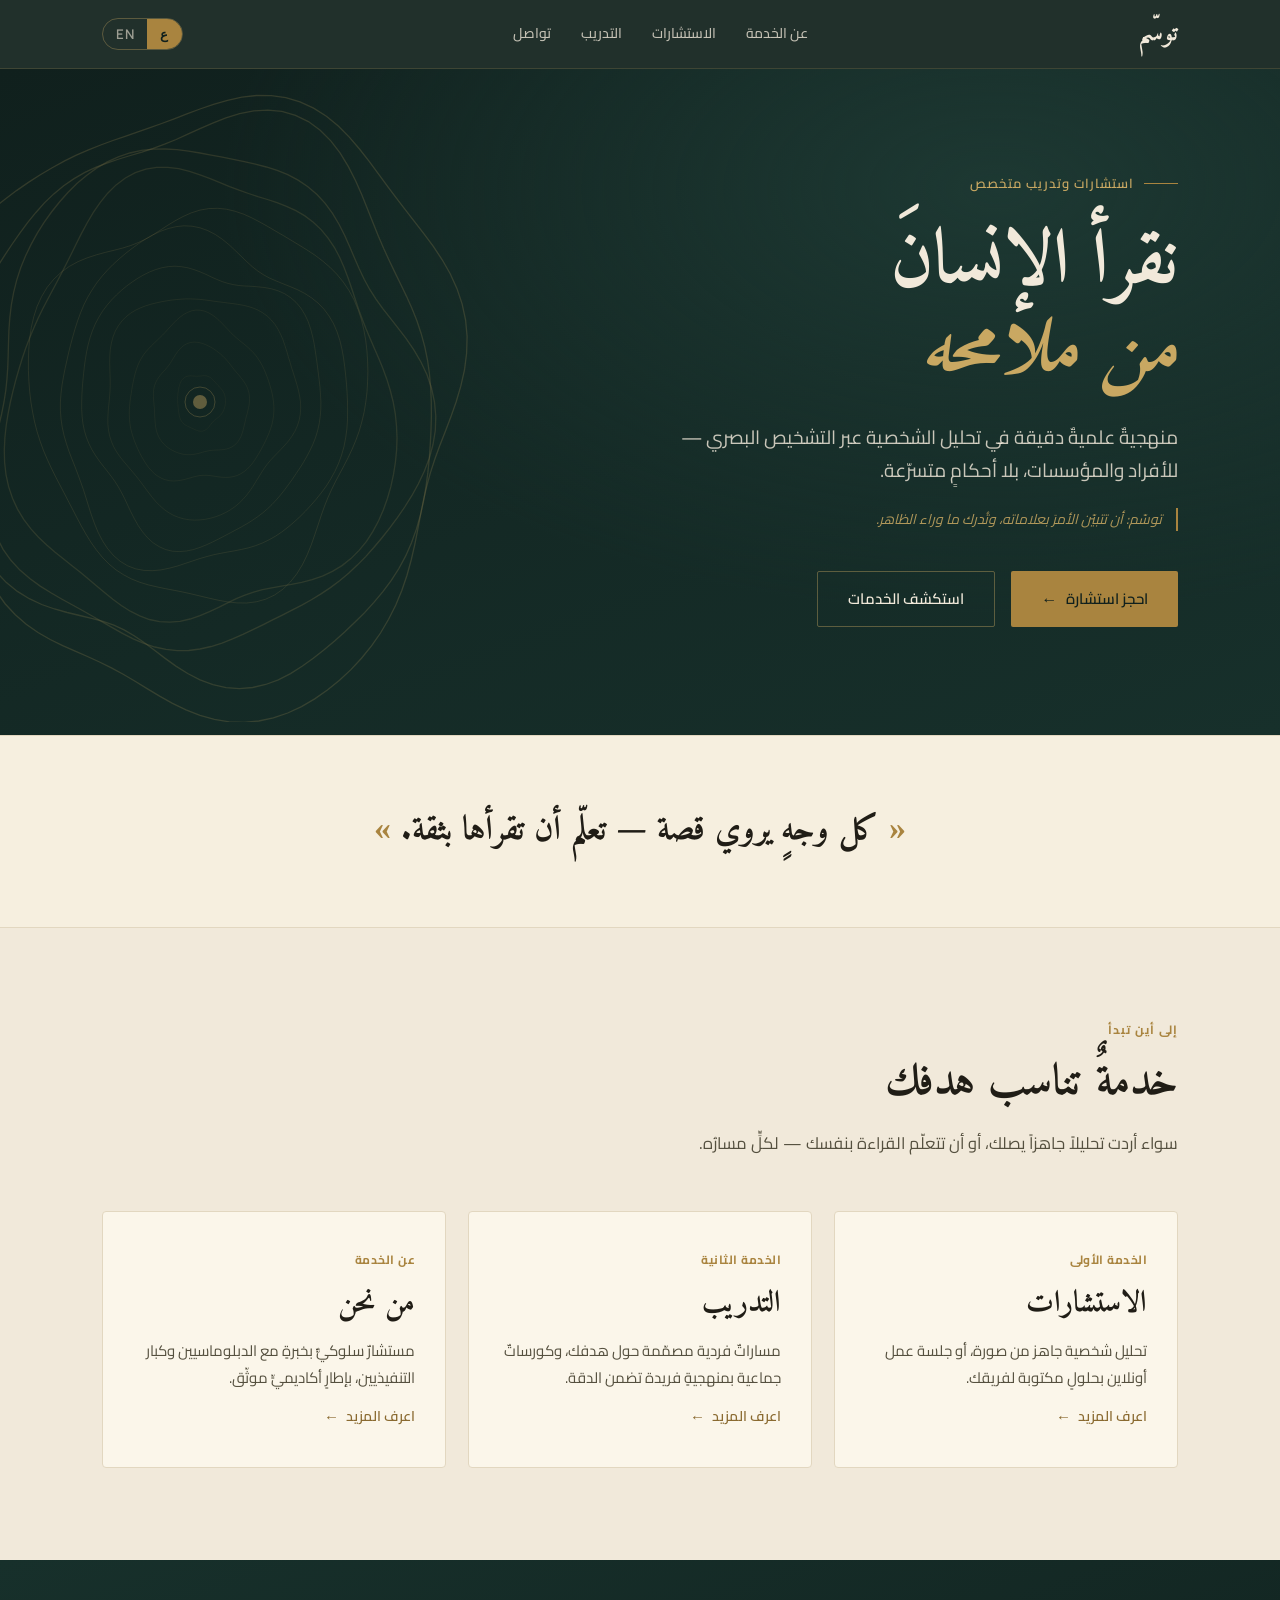
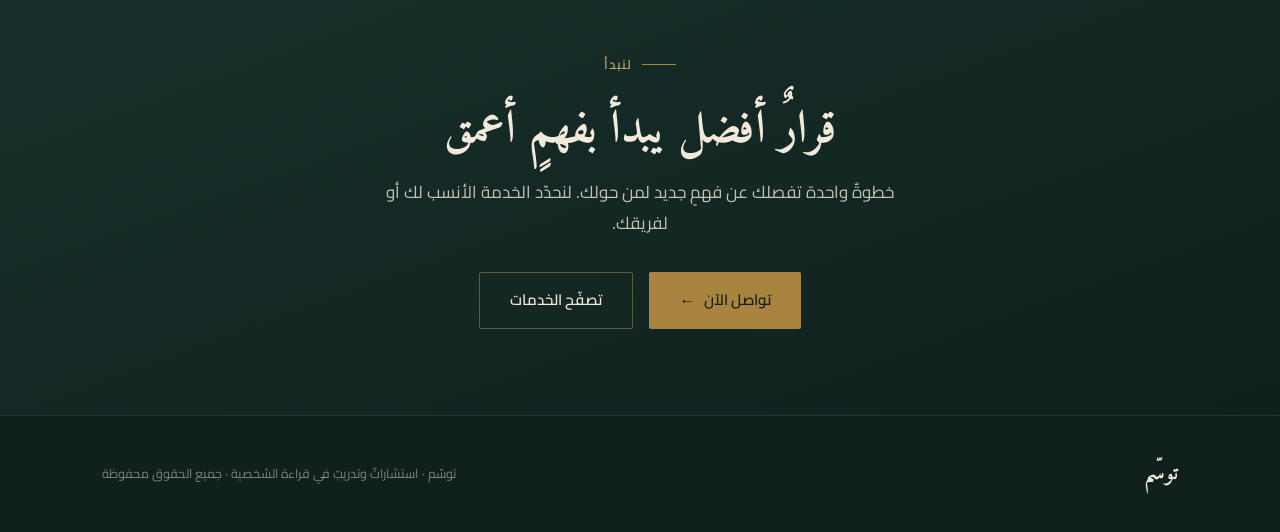
<file: index.html>
<!DOCTYPE html>
<html lang="ar" dir="rtl" data-lang="ar">
<head>
<meta charset="UTF-8">
<meta name="viewport" content="width=device-width, initial-scale=1.0">
<title>توسّم · Tawassum</title>
<link rel="stylesheet" href="assets/site.css">
</head>
<body>
<nav class="nav">
  <div class="nav-inner">
    <a href="index.html" class="brand-mark">
      <span class="ar disp">توسّم</span><span class="en disp">Tawassum</span>
    </a>
    <div class="nav-links" id="navLinks">
      <a href="about.html"><span class="ar">عن الخدمة</span><span class="en">About</span></a>
      <a href="consulting.html"><span class="ar">الاستشارات</span><span class="en">Consulting</span></a>
      <a href="training.html"><span class="ar">التدريب</span><span class="en">Training</span></a>
      <a href="contact.html"><span class="ar">تواصل</span><span class="en">Contact</span></a>
    </div>
    <div style="display:flex;align-items:center;gap:16px;">
      <div class="lang-toggle">
        <button data-set="ar" class="active">ع</button><button data-set="en">EN</button>
      </div>
      <button class="nav-toggle" id="navToggle" aria-label="menu"><span></span><span></span><span></span></button>
    </div>
  </div>
</nav>
<header class="hero">
  <div class="hero-signature"><svg viewBox="0 0 640 640" xmlns="http://www.w3.org/2000/svg" aria-hidden="true">
<path d="M 345.5,320.0 L 345.4,321.5 L 345.2,323.0 L 344.9,324.5 L 344.5,326.0 L 344.0,327.4 L 343.4,328.8 L 342.8,330.1 L 342.0,331.3 L 341.2,332.4 L 340.3,333.5 L 339.3,334.4 L 338.3,335.3 L 337.3,336.1 L 336.3,336.9 L 335.3,337.6 L 334.4,338.4 L 333.5,339.2 L 332.7,340.1 L 331.9,341.0 L 331.1,342.1 L 330.2,343.1 L 329.4,344.3 L 328.4,345.4 L 327.4,346.4 L 326.4,347.3 L 325.2,348.1 L 323.9,348.7 L 322.7,349.1 L 321.3,349.2 L 320.0,349.2 L 318.7,349.0 L 317.4,348.6 L 316.1,348.1 L 314.9,347.6 L 313.7,347.0 L 312.5,346.5 L 311.4,346.0 L 310.2,345.4 L 309.0,344.9 L 307.8,344.3 L 306.6,343.7 L 305.5,343.1 L 304.3,342.3 L 303.3,341.4 L 302.3,340.4 L 301.5,339.2 L 300.8,338.0 L 300.2,336.6 L 299.7,335.2 L 299.3,333.8 L 299.0,332.3 L 298.8,330.9 L 298.6,329.5 L 298.4,328.1 L 298.3,326.7 L 298.1,325.4 L 298.0,324.0 L 297.9,322.7 L 297.7,321.3 L 297.7,320.0 L 297.6,318.6 L 297.6,317.3 L 297.6,315.9 L 297.7,314.5 L 297.8,313.1 L 297.9,311.7 L 298.1,310.3 L 298.3,308.9 L 298.6,307.4 L 298.8,305.9 L 299.2,304.4 L 299.6,302.9 L 300.1,301.4 L 300.7,300.0 L 301.5,298.7 L 302.4,297.4 L 303.4,296.4 L 304.6,295.5 L 305.8,294.8 L 307.1,294.3 L 308.5,294.0 L 309.9,293.9 L 311.3,293.9 L 312.7,294.0 L 314.0,294.1 L 315.2,294.2 L 316.5,294.2 L 317.7,294.2 L 318.8,294.2 L 320.0,294.1 L 321.2,293.9 L 322.4,293.8 L 323.6,293.7 L 324.9,293.7 L 326.1,293.8 L 327.3,294.1 L 328.5,294.5 L 329.6,295.1 L 330.7,295.8 L 331.7,296.6 L 332.7,297.5 L 333.6,298.5 L 334.4,299.4 L 335.3,300.4 L 336.2,301.4 L 337.0,302.3 L 337.9,303.3 L 338.9,304.2 L 339.8,305.2 L 340.7,306.2 L 341.6,307.3 L 342.5,308.5 L 343.2,309.7 L 343.9,311.0 L 344.5,312.4 L 344.9,313.9 L 345.2,315.4 L 345.4,316.9 L 345.5,318.5 L 345.5,320.0 Z" fill="none" stroke="var(--brass-lt)" stroke-width="1.0" opacity="0.10"/>
<path d="M 369.4,320.0 L 369.1,323.0 L 368.5,325.9 L 367.9,328.7 L 367.2,331.6 L 366.4,334.3 L 365.7,337.1 L 365.1,339.9 L 364.4,342.8 L 363.7,345.7 L 363.0,348.6 L 362.1,351.5 L 361.0,354.3 L 359.6,357.0 L 358.0,359.5 L 356.2,361.7 L 354.0,363.5 L 351.7,365.0 L 349.1,366.2 L 346.5,367.0 L 343.8,367.5 L 341.1,367.8 L 338.5,368.0 L 336.0,368.1 L 333.6,368.2 L 331.3,368.4 L 329.0,368.7 L 326.8,369.2 L 324.5,369.7 L 322.3,370.3 L 320.0,371.0 L 317.7,371.6 L 315.2,372.1 L 312.8,372.5 L 310.3,372.7 L 307.7,372.7 L 305.2,372.5 L 302.6,372.1 L 300.1,371.5 L 297.6,370.7 L 295.1,369.7 L 292.7,368.5 L 290.3,367.2 L 287.9,365.6 L 285.7,363.8 L 283.7,361.9 L 281.8,359.7 L 280.1,357.2 L 278.6,354.6 L 277.4,351.8 L 276.5,348.9 L 275.8,345.9 L 275.4,342.9 L 275.1,339.9 L 274.9,336.9 L 274.7,334.0 L 274.6,331.1 L 274.5,328.3 L 274.3,325.5 L 274.0,322.8 L 273.8,320.0 L 273.5,317.2 L 273.4,314.4 L 273.4,311.5 L 273.6,308.6 L 274.0,305.8 L 274.7,303.1 L 275.8,300.4 L 277.0,297.9 L 278.5,295.6 L 280.1,293.5 L 281.8,291.4 L 283.6,289.5 L 285.3,287.6 L 286.9,285.7 L 288.5,283.7 L 290.0,281.6 L 291.4,279.4 L 292.9,277.0 L 294.4,274.5 L 296.0,272.0 L 297.7,269.6 L 299.6,267.3 L 301.7,265.1 L 304.0,263.3 L 306.5,261.9 L 309.1,260.9 L 311.8,260.3 L 314.5,260.1 L 317.3,260.3 L 320.0,260.8 L 322.7,261.5 L 325.2,262.5 L 327.7,263.6 L 330.2,264.9 L 332.5,266.2 L 334.8,267.7 L 336.9,269.2 L 339.0,270.8 L 341.0,272.4 L 342.9,274.2 L 344.8,276.1 L 346.5,278.0 L 348.2,279.9 L 349.8,281.9 L 351.3,283.9 L 352.9,285.9 L 354.4,287.9 L 356.0,289.8 L 357.7,291.8 L 359.4,293.8 L 361.1,295.9 L 362.8,298.1 L 364.4,300.4 L 365.9,302.8 L 367.2,305.4 L 368.2,308.2 L 369.0,311.1 L 369.4,314.0 L 369.6,317.0 L 369.4,320.0 Z" fill="none" stroke="var(--brass-lt)" stroke-width="1.0" opacity="0.13"/>
<path d="M 393.5,320.0 L 393.9,324.5 L 393.9,328.9 L 393.6,333.4 L 392.9,337.9 L 392.0,342.2 L 390.7,346.5 L 389.2,350.6 L 387.5,354.6 L 385.7,358.6 L 383.8,362.4 L 381.8,366.2 L 379.7,370.0 L 377.5,373.7 L 375.2,377.3 L 372.8,380.8 L 370.1,384.1 L 367.2,387.1 L 364.0,389.7 L 360.5,391.9 L 356.9,393.6 L 353.0,394.7 L 349.1,395.3 L 345.1,395.4 L 341.2,395.2 L 337.4,394.7 L 333.7,394.1 L 330.1,393.6 L 326.7,393.3 L 323.3,393.3 L 320.0,393.5 L 316.6,394.2 L 313.2,395.0 L 309.5,396.1 L 305.8,397.1 L 301.8,398.1 L 297.8,398.7 L 293.7,399.0 L 289.6,398.7 L 285.6,397.8 L 281.7,396.4 L 278.1,394.4 L 274.7,391.9 L 271.6,388.9 L 268.7,385.6 L 266.1,382.0 L 263.8,378.3 L 261.6,374.5 L 259.5,370.6 L 257.7,366.7 L 255.9,362.6 L 254.3,358.6 L 252.9,354.4 L 251.6,350.2 L 250.6,346.0 L 249.9,341.6 L 249.5,337.3 L 249.3,332.9 L 249.3,328.6 L 249.6,324.3 L 250.0,320.0 L 250.5,315.8 L 251.2,311.7 L 251.8,307.6 L 252.5,303.5 L 253.3,299.4 L 254.2,295.4 L 255.2,291.3 L 256.4,287.4 L 257.8,283.5 L 259.5,279.7 L 261.4,276.2 L 263.6,272.8 L 266.0,269.6 L 268.6,266.7 L 271.3,263.9 L 274.1,261.2 L 276.8,258.6 L 279.6,255.9 L 282.4,253.2 L 285.1,250.4 L 287.9,247.3 L 290.7,244.2 L 293.7,241.0 L 296.8,237.9 L 300.2,235.0 L 303.8,232.4 L 307.7,230.3 L 311.7,228.8 L 315.8,228.1 L 320.0,228.2 L 324.1,229.0 L 328.2,230.6 L 332.0,232.7 L 335.6,235.4 L 339.0,238.3 L 342.2,241.5 L 345.1,244.6 L 348.0,247.6 L 350.7,250.5 L 353.5,253.2 L 356.2,255.7 L 359.1,258.1 L 361.9,260.4 L 364.8,262.7 L 367.6,265.1 L 370.4,267.7 L 373.1,270.4 L 375.7,273.4 L 378.0,276.6 L 380.2,280.0 L 382.2,283.5 L 384.0,287.2 L 385.6,291.0 L 387.1,294.9 L 388.5,298.8 L 389.8,302.9 L 391.0,307.0 L 392.1,311.3 L 392.9,315.6 L 393.5,320.0 Z" fill="none" stroke="var(--brass-lt)" stroke-width="1.0" opacity="0.15"/>
<path d="M 420.5,320.0 L 420.7,326.1 L 420.3,332.1 L 419.2,338.1 L 417.4,343.8 L 414.9,349.3 L 411.8,354.4 L 408.4,359.1 L 404.6,363.4 L 400.8,367.5 L 397.1,371.3 L 393.5,375.0 L 390.1,378.7 L 387.0,382.5 L 384.1,386.5 L 381.4,390.7 L 378.7,395.1 L 375.9,399.6 L 373.1,404.2 L 370.0,408.7 L 366.7,413.1 L 363.0,417.3 L 359.1,421.2 L 354.9,424.7 L 350.4,427.8 L 345.7,430.5 L 340.8,432.8 L 335.8,434.7 L 330.6,436.2 L 325.3,437.3 L 320.0,437.9 L 314.6,438.1 L 309.3,437.8 L 303.9,436.9 L 298.7,435.4 L 293.6,433.4 L 288.8,430.7 L 284.2,427.5 L 279.9,423.7 L 275.9,419.7 L 272.2,415.3 L 268.8,410.9 L 265.5,406.5 L 262.3,402.1 L 259.1,397.9 L 255.9,393.8 L 252.6,389.9 L 249.3,386.0 L 245.9,382.0 L 242.5,378.0 L 239.2,373.7 L 236.2,369.2 L 233.5,364.4 L 231.3,359.2 L 229.6,353.8 L 228.5,348.2 L 227.9,342.5 L 227.8,336.8 L 228.1,331.1 L 228.5,325.5 L 229.1,320.0 L 229.6,314.5 L 230.0,309.1 L 230.2,303.6 L 230.2,298.0 L 230.0,292.2 L 229.8,286.2 L 229.7,280.1 L 229.8,273.7 L 230.3,267.4 L 231.4,261.0 L 233.0,254.9 L 235.3,249.1 L 238.3,243.8 L 241.9,239.0 L 246.0,234.8 L 250.6,231.2 L 255.5,228.2 L 260.6,225.8 L 265.8,223.8 L 271.0,222.2 L 276.2,220.9 L 281.3,219.8 L 286.3,218.9 L 291.3,218.1 L 296.2,217.6 L 301.0,217.2 L 305.8,216.9 L 310.6,216.9 L 315.3,217.1 L 320.0,217.4 L 324.6,217.9 L 329.3,218.5 L 333.9,219.2 L 338.5,219.8 L 343.2,220.4 L 347.9,221.0 L 352.8,221.6 L 357.7,222.3 L 362.8,223.2 L 367.9,224.4 L 373.0,226.0 L 378.0,228.1 L 382.7,230.8 L 387.2,234.0 L 391.2,237.9 L 394.9,242.3 L 398.0,247.2 L 400.7,252.5 L 403.0,257.9 L 404.9,263.5 L 406.7,269.1 L 408.3,274.7 L 410.0,280.2 L 411.6,285.7 L 413.4,291.2 L 415.1,296.7 L 416.8,302.3 L 418.4,308.1 L 419.6,314.0 L 420.5,320.0 Z" fill="none" stroke="var(--brass-lt)" stroke-width="1.0" opacity="0.18"/>
<path d="M 440.9,320.0 L 440.8,327.3 L 440.2,334.6 L 439.2,341.7 L 437.6,348.8 L 435.5,355.6 L 432.9,362.3 L 429.9,368.6 L 426.7,374.7 L 423.3,380.6 L 419.7,386.3 L 416.0,391.8 L 412.3,397.3 L 408.5,402.6 L 404.6,407.8 L 400.6,412.9 L 396.4,417.8 L 392.0,422.5 L 387.4,426.9 L 382.6,431.0 L 377.5,434.8 L 372.3,438.4 L 367.0,441.7 L 361.6,444.8 L 356.0,447.8 L 350.4,450.8 L 344.7,453.8 L 338.8,456.9 L 332.8,459.9 L 326.5,462.8 L 320.0,465.4 L 313.3,467.6 L 306.4,469.0 L 299.4,469.6 L 292.5,469.2 L 285.7,467.6 L 279.2,464.7 L 273.1,460.8 L 267.5,455.7 L 262.6,449.9 L 258.1,443.4 L 254.3,436.6 L 250.8,429.8 L 247.6,423.0 L 244.6,416.5 L 241.5,410.5 L 238.3,404.8 L 234.9,399.4 L 231.2,394.3 L 227.4,389.3 L 223.4,384.3 L 219.4,379.1 L 215.6,373.6 L 212.0,367.8 L 208.9,361.6 L 206.3,355.1 L 204.3,348.3 L 202.9,341.4 L 202.1,334.3 L 201.7,327.1 L 201.7,320.0 L 201.9,312.9 L 202.3,305.8 L 202.9,298.6 L 203.6,291.5 L 204.4,284.3 L 205.4,277.1 L 206.6,269.9 L 208.2,262.6 L 210.1,255.5 L 212.5,248.5 L 215.4,241.7 L 218.8,235.3 L 222.6,229.1 L 226.9,223.4 L 231.5,218.0 L 236.4,213.0 L 241.5,208.3 L 246.8,203.9 L 252.3,199.9 L 257.9,196.2 L 263.8,192.8 L 269.7,189.9 L 275.8,187.5 L 282.1,185.7 L 288.5,184.6 L 295.0,184.2 L 301.4,184.7 L 307.8,185.8 L 314.0,187.6 L 320.0,189.8 L 325.8,192.3 L 331.4,195.0 L 336.8,197.4 L 342.2,199.6 L 347.6,201.3 L 353.1,202.6 L 358.8,203.5 L 364.8,204.0 L 371.2,204.3 L 377.7,204.8 L 384.5,205.5 L 391.4,206.8 L 398.1,208.8 L 404.6,211.7 L 410.6,215.6 L 416.1,220.4 L 420.8,226.0 L 424.7,232.3 L 428.0,239.2 L 430.5,246.5 L 432.5,253.9 L 434.1,261.5 L 435.3,269.0 L 436.4,276.4 L 437.4,283.8 L 438.3,291.0 L 439.2,298.2 L 440.0,305.5 L 440.5,312.7 L 440.9,320.0 Z" fill="none" stroke="var(--brass-lt)" stroke-width="1.0" opacity="0.21"/>
<path d="M 467.5,320.0 L 467.6,328.9 L 467.5,337.9 L 466.9,346.8 L 465.7,355.7 L 464.0,364.5 L 461.6,373.0 L 458.6,381.3 L 455.0,389.2 L 450.8,396.8 L 446.3,404.0 L 441.3,410.8 L 436.2,417.2 L 430.8,423.4 L 425.3,429.3 L 419.7,434.9 L 413.9,440.2 L 408.0,445.2 L 401.9,449.9 L 395.6,454.1 L 389.1,457.8 L 382.4,461.0 L 375.5,463.7 L 368.6,465.8 L 361.6,467.4 L 354.6,468.8 L 347.7,470.0 L 340.8,471.3 L 333.9,472.7 L 327.0,474.5 L 320.0,476.5 L 312.8,478.9 L 305.3,481.4 L 297.5,484.0 L 289.3,486.2 L 281.0,487.9 L 272.4,488.7 L 263.9,488.4 L 255.5,486.8 L 247.6,483.8 L 240.2,479.3 L 233.5,473.5 L 227.6,466.6 L 222.5,458.8 L 218.1,450.3 L 214.5,441.6 L 211.3,432.7 L 208.5,424.0 L 205.9,415.5 L 203.3,407.3 L 200.5,399.5 L 197.7,391.8 L 194.8,384.2 L 191.8,376.7 L 188.9,369.1 L 186.3,361.3 L 184.0,353.3 L 182.2,345.1 L 181.0,336.8 L 180.4,328.4 L 180.4,320.0 L 181.0,311.6 L 182.0,303.3 L 183.4,295.1 L 185.0,286.9 L 186.8,278.9 L 188.6,270.8 L 190.6,262.8 L 192.8,254.7 L 195.1,246.7 L 197.7,238.6 L 200.6,230.7 L 203.9,222.8 L 207.7,215.3 L 212.0,208.0 L 216.7,201.0 L 221.9,194.4 L 227.4,188.2 L 233.2,182.3 L 239.3,176.8 L 245.6,171.4 L 252.1,166.4 L 258.8,161.5 L 265.7,157.0 L 272.9,152.9 L 280.3,149.4 L 288.0,146.6 L 295.9,144.7 L 303.9,143.8 L 312.0,144.2 L 320.0,145.8 L 327.8,148.6 L 335.3,152.5 L 342.4,157.3 L 349.0,162.7 L 355.2,168.5 L 361.1,174.2 L 366.8,179.7 L 372.3,184.7 L 377.9,189.1 L 383.7,192.9 L 389.8,196.2 L 396.3,199.0 L 403.1,201.8 L 410.2,204.6 L 417.5,207.7 L 424.7,211.4 L 431.6,215.9 L 438.1,221.1 L 444.0,227.2 L 449.1,234.1 L 453.5,241.6 L 457.0,249.7 L 459.8,258.2 L 461.9,266.9 L 463.5,275.7 L 464.7,284.6 L 465.7,293.4 L 466.5,302.3 L 467.1,311.1 L 467.5,320.0 Z" fill="none" stroke="var(--brass-lt)" stroke-width="1.0" opacity="0.24"/>
<path d="M 485.8,320.0 L 484.2,329.9 L 481.9,339.6 L 479.2,349.1 L 475.9,358.2 L 472.2,367.0 L 468.2,375.5 L 464.0,383.7 L 459.7,391.7 L 455.5,399.6 L 451.6,407.5 L 447.9,415.7 L 444.5,424.2 L 441.3,433.2 L 438.2,442.6 L 434.9,452.4 L 431.4,462.5 L 427.3,472.6 L 422.5,482.5 L 416.8,491.8 L 410.3,500.1 L 402.8,507.3 L 394.6,513.0 L 385.7,517.2 L 376.3,519.8 L 366.7,521.0 L 357.1,520.9 L 347.5,519.9 L 338.1,518.2 L 328.9,516.1 L 320.0,514.0 L 311.3,511.9 L 302.7,510.0 L 294.1,508.3 L 285.6,506.7 L 277.0,504.9 L 268.4,502.9 L 259.9,500.3 L 251.6,497.0 L 243.6,492.8 L 235.9,487.8 L 228.8,481.9 L 222.2,475.1 L 216.2,467.7 L 210.7,459.9 L 205.7,451.7 L 201.0,443.4 L 196.6,435.1 L 192.4,426.9 L 188.1,418.7 L 183.9,410.6 L 179.6,402.4 L 175.3,394.2 L 171.2,385.8 L 167.2,377.2 L 163.4,368.3 L 160.1,359.2 L 157.1,349.7 L 154.6,340.0 L 152.6,330.1 L 150.9,320.0 L 149.7,309.7 L 148.9,299.3 L 148.4,288.7 L 148.4,278.0 L 148.8,267.1 L 149.7,256.2 L 151.3,245.4 L 153.8,234.7 L 157.1,224.4 L 161.6,214.6 L 167.0,205.5 L 173.6,197.4 L 181.0,190.4 L 189.3,184.4 L 198.1,179.6 L 207.3,175.8 L 216.5,172.8 L 225.6,170.3 L 234.4,168.2 L 242.8,166.0 L 250.8,163.5 L 258.4,160.5 L 265.7,157.0 L 272.9,152.9 L 280.1,148.3 L 287.4,143.5 L 295.1,138.8 L 303.1,134.5 L 311.4,130.8 L 320.0,128.1 L 328.8,126.6 L 337.7,126.3 L 346.5,127.2 L 355.2,129.3 L 363.7,132.2 L 371.9,135.9 L 379.9,140.1 L 387.8,144.5 L 395.6,149.1 L 403.4,153.6 L 411.2,158.3 L 419.0,163.0 L 426.9,167.9 L 434.8,173.1 L 442.5,178.9 L 449.9,185.2 L 456.9,192.3 L 463.3,200.1 L 469.0,208.5 L 473.9,217.6 L 478.0,227.3 L 481.3,237.3 L 483.8,247.6 L 485.7,258.0 L 486.9,268.5 L 487.6,278.9 L 487.9,289.4 L 487.6,299.7 L 487.0,309.9 L 485.8,320.0 Z" fill="none" stroke="var(--brass-lt)" stroke-width="1.0" opacity="0.26"/>
<path d="M 513.2,320.0 L 515.3,331.8 L 516.5,343.8 L 517.0,355.9 L 516.6,368.1 L 515.4,380.3 L 513.5,392.4 L 510.9,404.4 L 507.5,416.2 L 503.4,427.7 L 498.6,438.8 L 492.9,449.4 L 486.5,459.3 L 479.1,468.4 L 470.9,476.6 L 462.0,483.6 L 452.4,489.4 L 442.4,494.1 L 432.1,497.7 L 421.7,500.4 L 411.4,502.4 L 401.4,504.1 L 391.8,505.8 L 382.5,507.7 L 373.6,510.1 L 364.9,513.1 L 356.3,516.7 L 347.6,520.8 L 338.7,525.3 L 329.5,529.7 L 320.0,533.7 L 310.1,537.0 L 300.0,539.3 L 289.7,540.2 L 279.5,539.6 L 269.4,537.5 L 259.7,533.9 L 250.3,529.2 L 241.3,523.5 L 232.8,517.2 L 224.5,510.5 L 216.4,503.8 L 208.4,497.0 L 200.3,490.3 L 192.0,483.8 L 183.6,477.1 L 175.1,470.3 L 166.7,463.0 L 158.5,455.2 L 150.7,446.7 L 143.7,437.3 L 137.5,427.1 L 132.5,416.2 L 128.6,404.6 L 126.0,392.6 L 124.6,380.3 L 124.3,367.9 L 124.9,355.6 L 126.2,343.5 L 128.1,331.6 L 130.4,320.0 L 133.1,308.7 L 135.9,297.7 L 139.0,287.0 L 142.2,276.5 L 145.7,266.2 L 149.5,256.2 L 153.6,246.4 L 157.9,236.8 L 162.4,227.5 L 167.2,218.3 L 172.0,209.2 L 176.8,200.2 L 181.7,190.9 L 186.5,181.5 L 191.4,171.8 L 196.3,161.7 L 201.5,151.4 L 207.1,141.0 L 213.2,130.6 L 220.1,120.6 L 227.7,111.2 L 236.1,102.9 L 245.4,96.0 L 255.3,90.7 L 265.8,87.1 L 276.7,85.4 L 287.7,85.3 L 298.7,86.7 L 309.5,89.3 L 320.0,92.8 L 330.2,96.7 L 340.0,100.7 L 349.6,104.6 L 359.1,108.2 L 368.5,111.5 L 377.9,114.6 L 387.5,117.5 L 397.0,120.7 L 406.5,124.3 L 415.9,128.7 L 424.9,133.9 L 433.3,140.3 L 441.1,147.6 L 448.1,156.1 L 454.3,165.3 L 459.6,175.2 L 464.1,185.5 L 468.1,196.0 L 471.7,206.5 L 475.1,216.8 L 478.5,226.9 L 482.1,236.8 L 485.9,246.6 L 490.0,256.3 L 494.3,266.2 L 498.7,276.2 L 502.9,286.6 L 506.9,297.4 L 510.3,308.5 L 513.2,320.0 Z" fill="none" stroke="var(--brass-lt)" stroke-width="1.3" opacity="0.29"/>
<path d="M 554.5,320.0 L 555.8,334.2 L 555.3,348.5 L 553.0,362.5 L 549.3,376.2 L 544.3,389.3 L 538.4,401.8 L 531.8,413.7 L 524.7,425.0 L 517.2,435.8 L 509.6,446.1 L 501.8,456.0 L 493.8,465.5 L 485.7,474.6 L 477.3,483.1 L 468.6,491.2 L 459.6,498.7 L 450.4,505.6 L 441.0,511.9 L 431.4,517.7 L 421.8,523.1 L 412.0,528.1 L 402.3,533.1 L 392.6,537.9 L 382.8,542.8 L 372.9,547.6 L 362.9,552.4 L 352.6,556.9 L 342.0,561.1 L 331.1,564.5 L 320.0,567.0 L 308.7,568.5 L 297.3,568.6 L 286.0,567.4 L 274.8,565.0 L 263.9,561.3 L 253.2,556.8 L 242.9,551.6 L 232.7,545.9 L 222.7,540.1 L 212.6,534.3 L 202.5,528.5 L 192.1,522.8 L 181.6,517.0 L 170.9,510.8 L 160.2,504.1 L 149.8,496.6 L 139.9,488.1 L 130.9,478.3 L 123.1,467.4 L 116.8,455.2 L 112.1,442.0 L 109.3,428.1 L 108.1,413.7 L 108.5,399.2 L 110.1,384.8 L 112.6,370.8 L 115.6,357.3 L 118.7,344.4 L 121.6,332.0 L 124.0,320.0 L 125.8,308.3 L 127.0,296.6 L 127.8,284.9 L 128.2,273.0 L 128.5,260.9 L 128.9,248.5 L 129.8,235.9 L 131.3,223.2 L 133.6,210.6 L 136.7,198.1 L 140.7,185.8 L 145.5,173.9 L 151.1,162.4 L 157.3,151.2 L 164.1,140.4 L 171.5,130.0 L 179.5,120.0 L 187.9,110.5 L 196.9,101.6 L 206.5,93.4 L 216.6,86.1 L 227.2,79.9 L 238.3,74.8 L 249.8,71.0 L 261.5,68.4 L 273.4,67.2 L 285.2,67.0 L 297.0,67.7 L 308.6,69.1 L 320.0,71.0 L 331.2,73.1 L 342.3,75.2 L 353.3,77.4 L 364.3,79.7 L 375.3,82.2 L 386.3,85.0 L 397.2,88.4 L 407.8,92.7 L 418.1,98.1 L 427.9,104.7 L 437.0,112.5 L 445.2,121.4 L 452.5,131.4 L 459.0,142.2 L 464.6,153.3 L 469.7,164.7 L 474.5,175.9 L 479.2,186.7 L 484.2,197.2 L 489.6,207.2 L 495.8,216.8 L 502.6,226.3 L 510.1,235.9 L 517.9,245.9 L 526.0,256.4 L 533.7,267.7 L 540.8,279.7 L 546.9,292.5 L 551.5,306.0 L 554.5,320.0 Z" fill="none" stroke="var(--brass-lt)" stroke-width="1.3" opacity="0.32"/>
<path d="M 551.3,320.0 L 551.4,334.0 L 551.0,348.0 L 550.3,362.0 L 549.3,376.2 L 547.9,390.4 L 546.0,404.6 L 543.6,418.9 L 540.4,433.1 L 536.4,447.1 L 531.5,460.7 L 525.7,473.9 L 518.9,486.5 L 511.3,498.4 L 502.9,509.7 L 493.9,520.4 L 484.6,530.6 L 474.8,540.3 L 464.9,549.7 L 454.6,558.9 L 444.1,567.8 L 433.3,576.3 L 422.1,584.3 L 410.5,591.6 L 398.3,597.8 L 385.7,602.5 L 372.7,605.5 L 359.4,606.6 L 346.1,605.7 L 332.9,602.7 L 320.0,597.8 L 307.7,591.5 L 295.9,584.1 L 284.8,576.1 L 274.2,568.1 L 264.1,560.5 L 254.1,553.7 L 244.1,547.9 L 233.8,543.2 L 223.0,539.4 L 211.6,536.3 L 199.7,533.5 L 187.2,530.5 L 174.5,527.0 L 161.7,522.5 L 149.3,516.7 L 137.4,509.4 L 126.4,500.6 L 116.6,490.3 L 107.9,478.7 L 100.6,466.0 L 94.4,452.4 L 89.4,438.3 L 85.3,423.8 L 81.9,409.1 L 79.1,394.4 L 76.9,379.5 L 75.0,364.7 L 73.7,349.8 L 73.0,334.9 L 72.9,320.0 L 73.6,305.1 L 75.2,290.4 L 77.8,275.8 L 81.3,261.6 L 85.8,247.7 L 91.0,234.3 L 97.0,221.4 L 103.4,208.9 L 110.2,196.8 L 117.2,185.1 L 124.5,173.7 L 131.9,162.5 L 139.5,151.6 L 147.4,140.9 L 155.7,130.7 L 164.4,120.9 L 173.8,111.9 L 183.7,103.8 L 194.1,96.6 L 204.9,90.4 L 216.2,85.2 L 227.6,80.8 L 239.0,77.0 L 250.5,73.5 L 261.9,70.1 L 273.2,66.4 L 284.6,62.2 L 296.1,57.5 L 307.8,52.2 L 320.0,46.6 L 332.7,41.1 L 345.9,35.9 L 359.6,31.7 L 373.7,28.9 L 387.9,28.1 L 401.9,29.4 L 415.5,33.3 L 428.4,39.6 L 440.2,48.3 L 450.8,58.9 L 460.2,71.2 L 468.4,84.6 L 475.6,98.7 L 481.9,112.9 L 487.5,127.0 L 492.9,140.6 L 498.2,153.7 L 503.6,166.3 L 509.2,178.5 L 514.9,190.4 L 520.7,202.2 L 526.4,214.1 L 531.9,226.3 L 536.9,238.8 L 541.2,251.7 L 544.8,264.9 L 547.6,278.5 L 549.5,292.2 L 550.7,306.1 L 551.3,320.0 Z" fill="none" stroke="var(--brass-lt)" stroke-width="1.3" opacity="0.35"/>
<path d="M 576.1,320.0 L 570.8,335.1 L 565.2,349.7 L 559.7,363.7 L 554.7,377.5 L 550.3,391.1 L 546.6,404.8 L 543.3,418.8 L 540.5,433.1 L 537.7,447.8 L 534.7,462.8 L 531.2,478.0 L 527.0,493.2 L 521.9,508.3 L 515.8,523.1 L 508.6,537.3 L 500.5,551.0 L 491.5,563.9 L 481.5,576.2 L 470.9,587.6 L 459.5,598.3 L 447.4,608.1 L 434.7,616.9 L 421.5,624.6 L 407.7,631.0 L 393.4,635.8 L 378.8,639.0 L 364.0,640.3 L 349.2,639.8 L 334.4,637.4 L 320.0,633.3 L 306.0,627.8 L 292.5,621.3 L 279.6,614.1 L 267.1,606.6 L 255.1,599.3 L 243.2,592.3 L 231.4,585.9 L 219.5,580.0 L 207.5,574.5 L 195.2,569.1 L 182.7,563.6 L 170.2,557.5 L 158.0,550.5 L 146.2,542.3 L 135.3,532.8 L 125.3,522.0 L 116.6,509.8 L 109.1,496.5 L 102.9,482.4 L 97.7,467.9 L 93.3,453.1 L 89.4,438.3 L 85.6,423.7 L 81.7,409.2 L 77.2,394.9 L 72.3,380.7 L 66.9,366.2 L 61.1,351.4 L 55.3,336.0 L 49.9,320.0 L 45.2,303.4 L 41.8,286.3 L 40.0,268.9 L 40.0,251.4 L 42.0,234.2 L 46.1,217.5 L 52.1,201.5 L 59.7,186.5 L 68.8,172.5 L 78.9,159.6 L 89.8,147.8 L 101.2,136.9 L 112.9,126.8 L 124.7,117.4 L 136.5,108.6 L 148.4,100.4 L 160.3,92.7 L 172.2,85.7 L 184.2,79.1 L 196.3,73.2 L 208.5,67.9 L 220.7,63.0 L 232.9,58.5 L 245.1,54.3 L 257.2,50.2 L 269.4,45.9 L 281.7,41.5 L 294.2,36.8 L 306.9,31.9 L 320.0,27.0 L 333.5,22.3 L 347.5,18.3 L 361.9,15.2 L 376.5,13.5 L 391.3,13.6 L 405.8,15.7 L 420.0,19.8 L 433.6,26.1 L 446.4,34.3 L 458.3,44.1 L 469.3,55.1 L 479.5,67.0 L 489.2,79.3 L 498.4,91.8 L 507.4,104.1 L 516.4,116.2 L 525.6,128.2 L 534.9,140.1 L 544.2,152.2 L 553.5,164.7 L 562.2,177.8 L 570.2,191.7 L 576.9,206.4 L 582.1,221.9 L 585.6,238.0 L 587.1,254.6 L 586.6,271.3 L 584.5,288.0 L 580.8,304.2 L 576.1,320.0 Z" fill="none" stroke="var(--brass-lt)" stroke-width="1.3" opacity="0.37"/>
<circle cx="320" cy="320" r="7" fill="var(--brass-lt)" opacity="0.85"/><circle cx="320" cy="320" r="15" fill="none" stroke="var(--brass-lt)" stroke-width="1" opacity="0.5"/>
</svg></div>
  <div class="wrap hero-inner">
    <span class="eyebrow"><span class="ar">استشارات وتدريب متخصص</span><span class="en">Specialist Consulting &amp; Training</span></span>
    <h1 class="disp">
      <span class="ar">نقرأ الإنسانَ<br><span class="accent">من ملامحه</span></span>
      <span class="en">Reading a person<br><span class="accent">in their features</span></span>
    </h1>
    <p class="hero-sub">
      <span class="ar">منهجيةٌ علميةٌ دقيقة في تحليل الشخصية عبر التشخيص البصري — للأفراد والمؤسسات، بلا أحكامٍ متسرّعة.</span>
      <span class="en">A rigorous, science-based methodology for personality analysis through visual diagnosis — for individuals and organizations, without hasty judgment.</span>
    </p>
    <p class="wordmeaning">
      <span class="ar">توسّم: أن تتبيّن الأمرَ بعلاماته، وتُدرك ما وراء الظاهر.</span>
      <span class="en">tawassum — to discern a matter by its signs, and perceive what lies beyond the surface.</span>
    </p>
    <div class="hero-cta">
      <a href="contact.html" class="btn btn-primary"><span class="ar">احجز استشارة</span><span class="en">Book a consultation</span> <span class="arrow">→</span></a>
      <a href="consulting.html" class="btn btn-ghost"><span class="ar">استكشف الخدمات</span><span class="en">Explore services</span></a>
    </div>
  </div>
</header>

<section class="quote-strip">
  <div class="wrap">
    <p class="disp"><span class="ar"><span class="qmark">«</span> كل وجهٍ يروي قصة — تعلّم أن تقرأها بثقة. <span class="qmark">»</span></span><span class="en"><span class="qmark">“</span> Every face tells a story — learn to read it with confidence. <span class="qmark">”</span></span></p>
  </div>
</section>

<section class="section">
  <div class="wrap">
    <div class="section-head">
      <span class="section-tag"><span class="ar">إلى أين تبدأ</span><span class="en">Where to begin</span></span>
      <h2 class="disp"><span class="ar">خدمةٌ تناسب هدفك</span><span class="en">A service that fits your goal</span></h2>
      <p><span class="ar">سواء أردت تحليلاً جاهزاً يصلك، أو أن تتعلّم القراءة بنفسك — لكلٍّ مسارُه.</span><span class="en">Whether you want a ready analysis delivered to you, or to learn the skill yourself — there's a path for each.</span></p>
    </div>
    <div class="teaser-grid">
      <a href="consulting.html" class="teaser">
        <span class="t-kicker"><span class="ar">الخدمة الأولى</span><span class="en">Service one</span></span>
        <h3 class="disp"><span class="ar">الاستشارات</span><span class="en">Consulting</span></h3>
        <p><span class="ar">تحليل شخصية جاهز من صورة، أو جلسة عمل أونلاين بحلولٍ مكتوبة لفريقك.</span><span class="en">A ready personality analysis from a photo, or an online work session with written solutions for your team.</span></p>
        <span class="t-link"><span class="ar">اعرف المزيد</span><span class="en">Learn more</span> <span class="arrow">→</span></span>
      </a>
      <a href="training.html" class="teaser">
        <span class="t-kicker"><span class="ar">الخدمة الثانية</span><span class="en">Service two</span></span>
        <h3 class="disp"><span class="ar">التدريب</span><span class="en">Training</span></h3>
        <p><span class="ar">مساراتٌ فردية مصمّمة حول هدفك، وكورساتٌ جماعية بمنهجيةٍ فريدة تضمن الدقة.</span><span class="en">Private tracks built around your goal, and group courses with a unique methodology that ensures accuracy.</span></p>
        <span class="t-link"><span class="ar">اعرف المزيد</span><span class="en">Learn more</span> <span class="arrow">→</span></span>
      </a>
      <a href="about.html" class="teaser">
        <span class="t-kicker"><span class="ar">عن الخدمة</span><span class="en">About</span></span>
        <h3 class="disp"><span class="ar">من نحن</span><span class="en">Who we are</span></h3>
        <p><span class="ar">مستشارٌ سلوكيٌّ بخبرةٍ مع الدبلوماسيين وكبار التنفيذيين، بإطارٍ أكاديميٍّ موثّق.</span><span class="en">A behavioral consultant experienced with diplomats and senior executives, on a documented academic framework.</span></p>
        <span class="t-link"><span class="ar">اعرف المزيد</span><span class="en">Learn more</span> <span class="arrow">→</span></span>
      </a>
    </div>
  </div>
</section>

<section class="cta-band">
  <div class="wrap">
    <span class="eyebrow"><span class="ar">لنبدأ</span><span class="en">Let's begin</span></span>
    <h2 class="disp"><span class="ar">قرارٌ أفضل يبدأ بفهمٍ أعمق</span><span class="en">A better decision starts with deeper understanding</span></h2>
    <p><span class="ar">خطوةٌ واحدة تفصلك عن فهمٍ جديد لمن حولك. لنحدّد الخدمة الأنسب لك أو لفريقك.</span><span class="en">One step stands between you and a new understanding of those around you. Let's find the service that fits you or your team.</span></p>
    <div class="hero-cta">
      <a href="contact.html" class="btn btn-primary"><span class="ar">تواصل الآن</span><span class="en">Get in touch</span> <span class="arrow">→</span></a>
      <a href="consulting.html" class="btn btn-ghost"><span class="ar">تصفّح الخدمات</span><span class="en">Browse services</span></a>
    </div>
  </div>
</section>
<footer class="footer">
  <div class="wrap footer-inner">
    <a href="index.html" class="brand-mark">
      <span class="ar disp">توسّم</span><span class="en disp">Tawassum</span>
    </a>
    <span class="footer-note"><span class="ar">توسّم · استشاراتٌ وتدريبٌ في قراءة الشخصية · جميع الحقوق محفوظة</span><span class="en">Tawassum · Personality-reading consulting &amp; training · All rights reserved</span></span>
  </div>
</footer>
<script src="assets/site.js"></script>
</body>
</html>
</file>
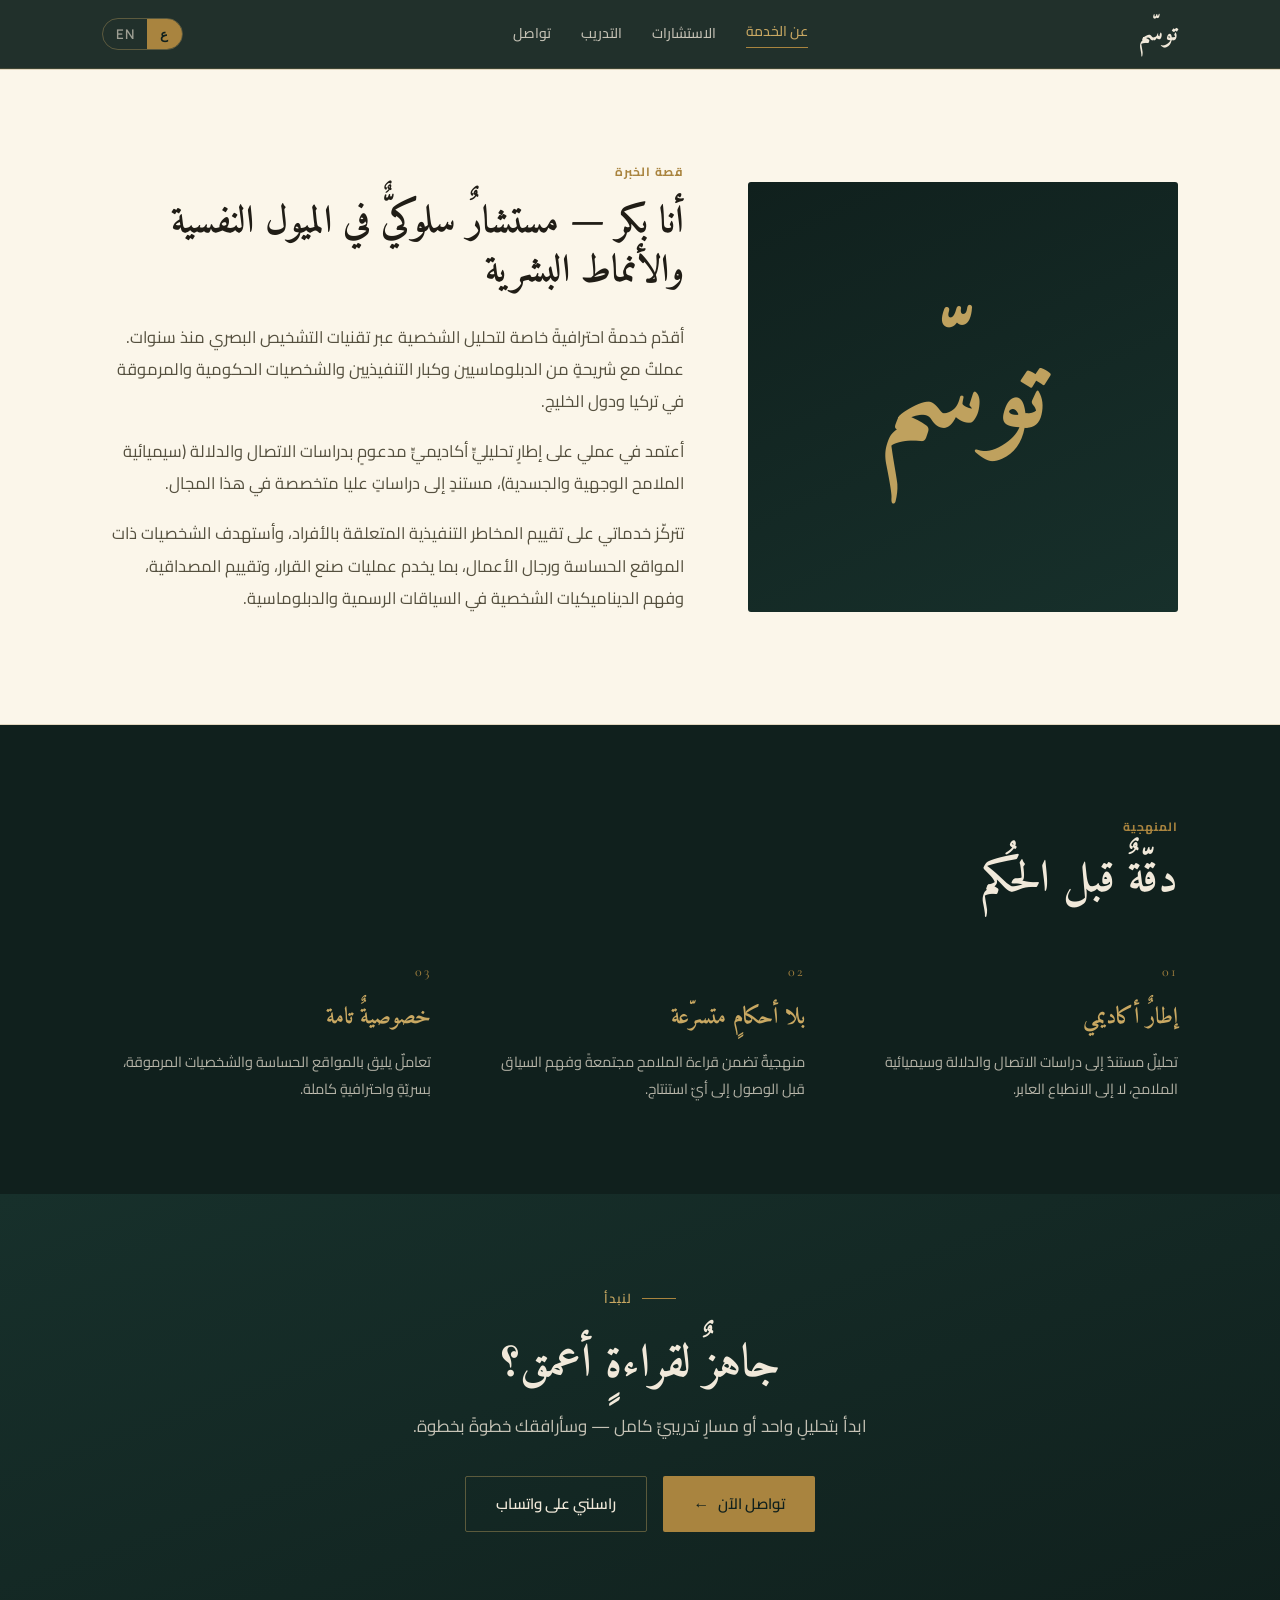
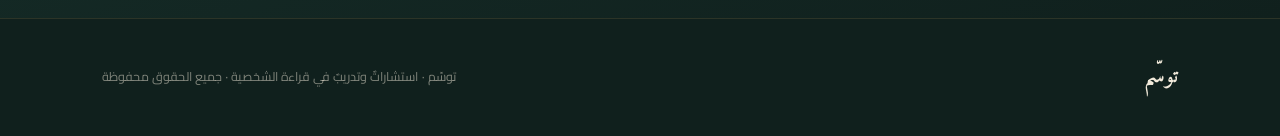
<file: about.html>
<!DOCTYPE html>
<html lang="ar" dir="rtl" data-lang="ar">
<head>
<meta charset="UTF-8">
<meta name="viewport" content="width=device-width, initial-scale=1.0">
<title>عن الخدمة · توسّم</title>
<link rel="stylesheet" href="assets/site.css">
</head>
<body>
<nav class="nav">
  <div class="nav-inner">
    <a href="index.html" class="brand-mark"><span class="ar disp">توسّم</span><span class="en disp">Tawassum</span></a>
    <div class="nav-links" id="navLinks">
      <a href="about.html" class="active"><span class="ar">عن الخدمة</span><span class="en">About</span></a>
      <a href="consulting.html"><span class="ar">الاستشارات</span><span class="en">Consulting</span></a>
      <a href="training.html"><span class="ar">التدريب</span><span class="en">Training</span></a>
      <a href="contact.html"><span class="ar">تواصل</span><span class="en">Contact</span></a>
    </div>
    <div style="display:flex;align-items:center;gap:16px;">
      <div class="lang-toggle"><button data-set="ar" class="active">ع</button><button data-set="en">EN</button></div>
      <button class="nav-toggle" id="navToggle" aria-label="menu"><span></span><span></span><span></span></button>
    </div>
  </div>
</nav>
<section class="about section">
  <div class="wrap about-grid">
    <a href="contact.html" class="about-mark" style="text-decoration:none;"><span class="glyph disp">توسّم</span></a>
    <div class="about-body">
      <span class="section-tag"><span class="ar">قصة الخبرة</span><span class="en">The practice</span></span>
      <h2 class="disp"><span class="ar">أنا بكر — مستشارٌ سلوكيٌّ في الميول النفسية والأنماط البشرية</span><span class="en">I'm Bkr — a behavioral consultant in psychological inclinations and human patterns</span></h2>
      <p><span class="ar">أقدّم خدمةً احترافيةً خاصة لتحليل الشخصية عبر تقنيات التشخيص البصري منذ سنوات. عملتُ مع شريحةٍ من الدبلوماسيين وكبار التنفيذيين والشخصيات الحكومية والمرموقة في تركيا ودول الخليج.</span><span class="en">I have provided a bespoke professional service for personality analysis through visual-diagnostic techniques for years. I have worked with a select clientele of diplomats, senior executives, and prominent government figures across Türkiye and the Gulf.</span></p>
      <p><span class="ar">أعتمد في عملي على إطارٍ تحليليٍّ أكاديميٍّ مدعومٍ بدراسات الاتصال والدلالة (سيميائية الملامح الوجهية والجسدية)، مستندٍ إلى دراساتٍ عليا متخصصة في هذا المجال.</span><span class="en">My work rests on an academic analytical framework grounded in communication and semiotic studies — the semiotics of facial and bodily features — supported by specialized graduate research in this field.</span></p>
      <p><span class="ar">تتركّز خدماتي على تقييم المخاطر التنفيذية المتعلقة بالأفراد، وأستهدف الشخصيات ذات المواقع الحساسة ورجال الأعمال، بما يخدم عمليات صنع القرار، وتقييم المصداقية، وفهم الديناميكيات الشخصية في السياقات الرسمية والدبلوماسية.</span><span class="en">My services center on executive risk assessment relating to individuals, addressing figures in sensitive positions and business leaders — serving decision-making, credibility assessment, and the understanding of personal dynamics in official and diplomatic contexts.</span></p>
    </div>
  </div>
</section>

<section class="method section">
  <div class="wrap">
    <div class="section-head" style="max-width:640px;">
      <span class="section-tag"><span class="ar">المنهجية</span><span class="en">The method</span></span>
      <h2 class="disp" style="color:var(--parchment);"><span class="ar">دقّةٌ قبل الحُكم</span><span class="en">Accuracy before judgment</span></h2>
    </div>
    <div class="method-grid">
      <div class="method-item"><span class="mi-num">01</span><h4 class="disp"><span class="ar">إطارٌ أكاديمي</span><span class="en">An academic frame</span></h4><p><span class="ar">تحليلٌ مستندٌ إلى دراسات الاتصال والدلالة وسيميائية الملامح، لا إلى الانطباع العابر.</span><span class="en">Analysis grounded in communication, semiotics, and the study of features — not passing impression.</span></p></div>
      <div class="method-item"><span class="mi-num">02</span><h4 class="disp"><span class="ar">بلا أحكامٍ متسرّعة</span><span class="en">No hasty verdicts</span></h4><p><span class="ar">منهجيةٌ تضمن قراءة الملامح مجتمعةً وفهم السياق قبل الوصول إلى أيّ استنتاج.</span><span class="en">A method that reads features together and understands context before any conclusion.</span></p></div>
      <div class="method-item"><span class="mi-num">03</span><h4 class="disp"><span class="ar">خصوصيةٌ تامة</span><span class="en">Complete discretion</span></h4><p><span class="ar">تعاملٌ يليق بالمواقع الحساسة والشخصيات المرموقة، بسريّةٍ واحترافيةٍ كاملة.</span><span class="en">Handling befitting sensitive positions and prominent figures — with full confidentiality and professionalism.</span></p></div>
    </div>
  </div>
</section>

<section class="cta-band">
  <div class="wrap">
    <span class="eyebrow"><span class="ar">لنبدأ</span><span class="en">Let's begin</span></span>
    <h2 class="disp"><span class="ar">جاهزٌ لقراءةٍ أعمق؟</span><span class="en">Ready for a deeper read?</span></h2>
    <p><span class="ar">ابدأ بتحليلٍ واحد أو مسارٍ تدريبيٍّ كامل — وسأرافقك خطوةً بخطوة.</span><span class="en">Start with a single analysis or a full training track — and I'll guide you step by step.</span></p>
    <div class="hero-cta">
      <a href="contact.html" class="btn btn-primary"><span class="ar">تواصل الآن</span><span class="en">Get in touch</span> <span class="arrow">→</span></a>
      <a href="https://wa.me/905362257420" target="_blank" rel="noopener" class="btn btn-ghost"><span class="ar">راسلني على واتساب</span><span class="en">Message on WhatsApp</span></a>
    </div>
  </div>
</section>
<footer class="footer">
  <div class="wrap footer-inner">
    <a href="index.html" class="brand-mark"><span class="ar disp">توسّم</span><span class="en disp">Tawassum</span></a>
    <span class="footer-note"><span class="ar">توسّم · استشاراتٌ وتدريبٌ في قراءة الشخصية · جميع الحقوق محفوظة</span><span class="en">Tawassum · Personality-reading consulting &amp; training · All rights reserved</span></span>
  </div>
</footer>
<script src="assets/site.js"></script>
</body>
</html>
</file>
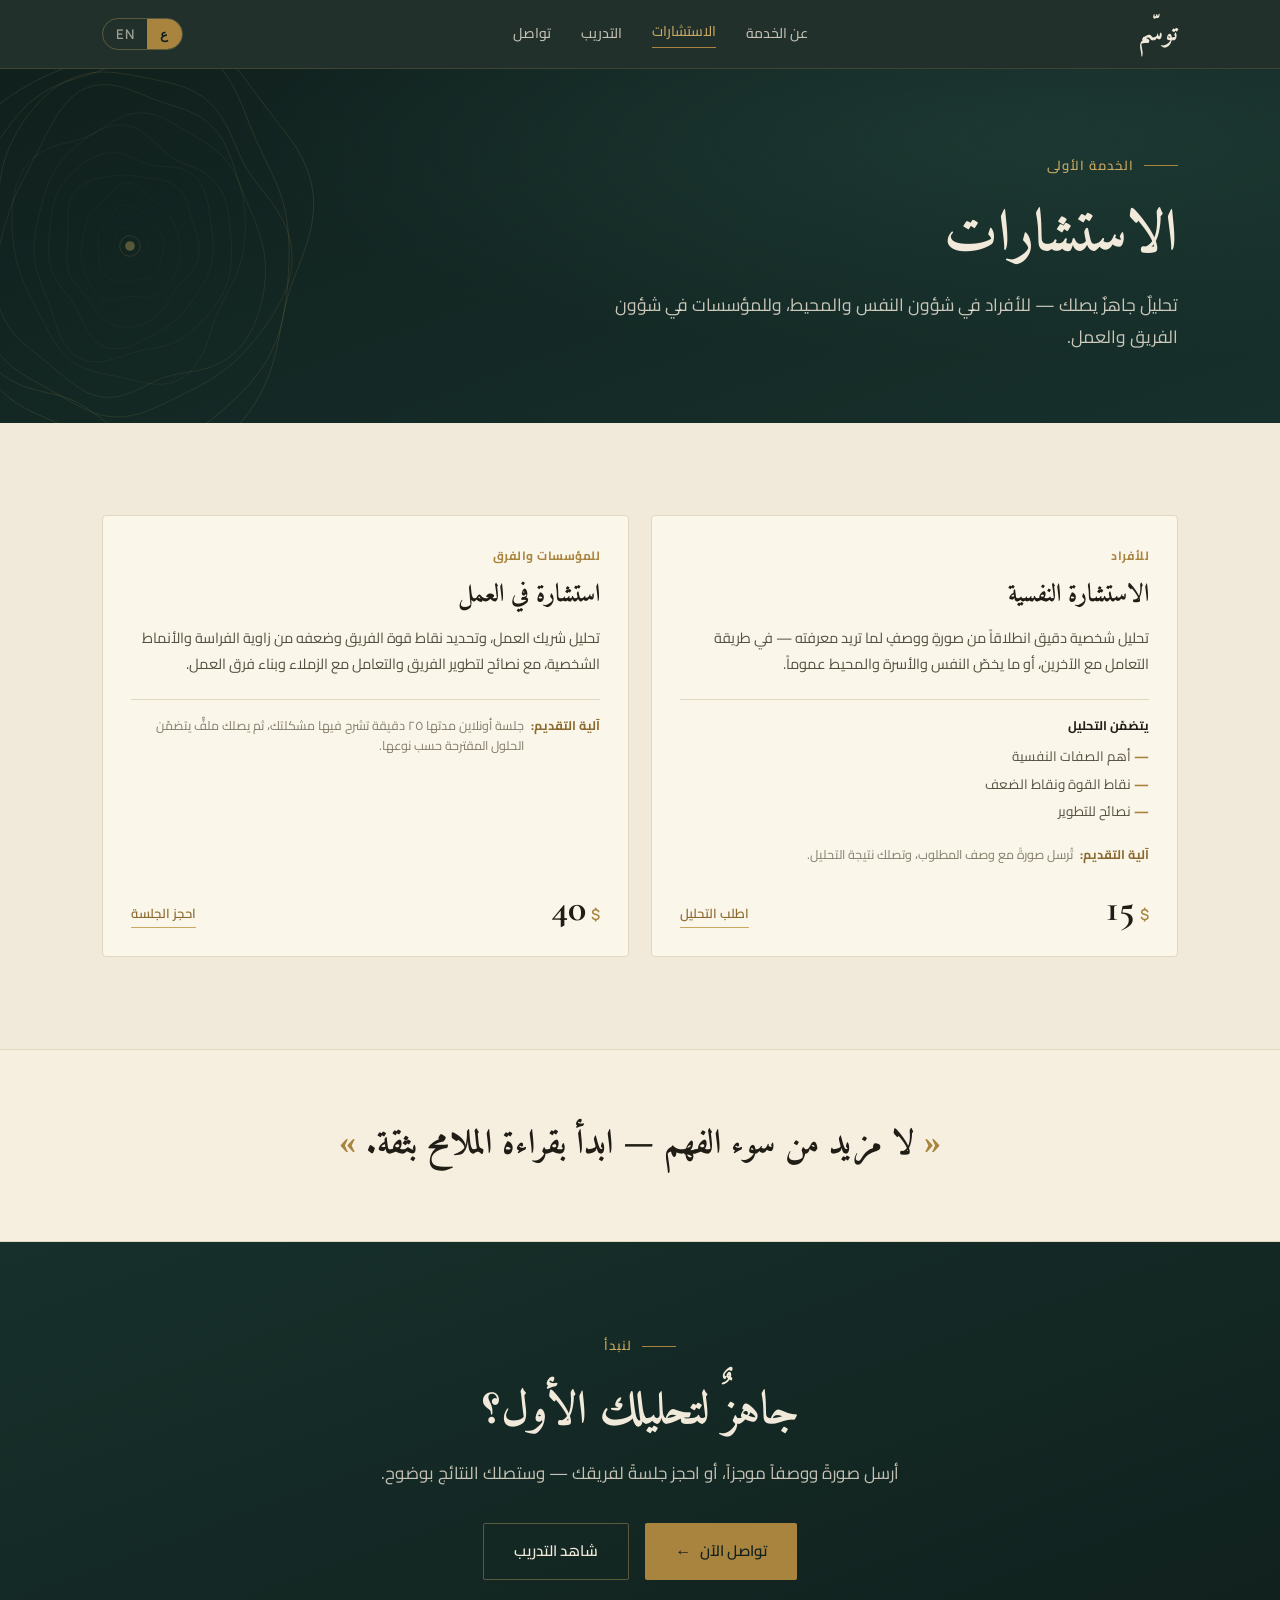
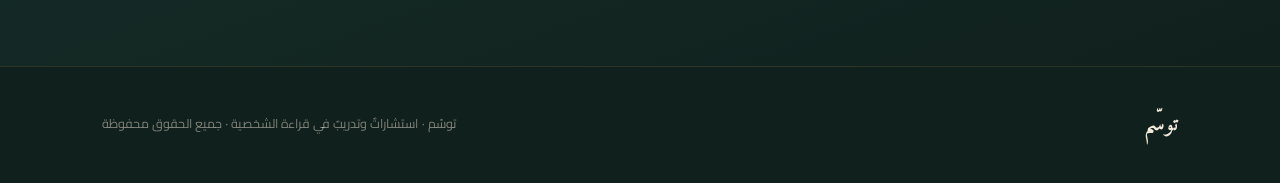
<file: consulting.html>
<!DOCTYPE html>
<html lang="ar" dir="rtl" data-lang="ar"><head><meta charset="UTF-8"><meta name="viewport" content="width=device-width, initial-scale=1.0"><title>الاستشارات · توسّم</title><link rel="stylesheet" href="assets/site.css"></head><body>
<nav class="nav"><div class="nav-inner">
  <a href="index.html" class="brand-mark"><span class="ar disp">توسّم</span><span class="en disp">Tawassum</span></a>
  <div class="nav-links" id="navLinks">
    <a href="about.html"><span class="ar">عن الخدمة</span><span class="en">About</span></a>
    <a href="consulting.html" class="active"><span class="ar">الاستشارات</span><span class="en">Consulting</span></a>
    <a href="training.html"><span class="ar">التدريب</span><span class="en">Training</span></a>
    <a href="contact.html"><span class="ar">تواصل</span><span class="en">Contact</span></a>
  </div>
  <div style="display:flex;align-items:center;gap:16px;">
    <div class="lang-toggle"><button data-set="ar" class="active">ع</button><button data-set="en">EN</button></div>
    <button class="nav-toggle" id="navToggle" aria-label="menu"><span></span><span></span><span></span></button>
  </div>
</div></nav>
<header class="page-hero"><div class="hero-signature"><svg viewBox="0 0 640 640" xmlns="http://www.w3.org/2000/svg" aria-hidden="true">
<path d="M 345.5,320.0 L 345.4,321.5 L 345.2,323.0 L 344.9,324.5 L 344.5,326.0 L 344.0,327.4 L 343.4,328.8 L 342.8,330.1 L 342.0,331.3 L 341.2,332.4 L 340.3,333.5 L 339.3,334.4 L 338.3,335.3 L 337.3,336.1 L 336.3,336.9 L 335.3,337.6 L 334.4,338.4 L 333.5,339.2 L 332.7,340.1 L 331.9,341.0 L 331.1,342.1 L 330.2,343.1 L 329.4,344.3 L 328.4,345.4 L 327.4,346.4 L 326.4,347.3 L 325.2,348.1 L 323.9,348.7 L 322.7,349.1 L 321.3,349.2 L 320.0,349.2 L 318.7,349.0 L 317.4,348.6 L 316.1,348.1 L 314.9,347.6 L 313.7,347.0 L 312.5,346.5 L 311.4,346.0 L 310.2,345.4 L 309.0,344.9 L 307.8,344.3 L 306.6,343.7 L 305.5,343.1 L 304.3,342.3 L 303.3,341.4 L 302.3,340.4 L 301.5,339.2 L 300.8,338.0 L 300.2,336.6 L 299.7,335.2 L 299.3,333.8 L 299.0,332.3 L 298.8,330.9 L 298.6,329.5 L 298.4,328.1 L 298.3,326.7 L 298.1,325.4 L 298.0,324.0 L 297.9,322.7 L 297.7,321.3 L 297.7,320.0 L 297.6,318.6 L 297.6,317.3 L 297.6,315.9 L 297.7,314.5 L 297.8,313.1 L 297.9,311.7 L 298.1,310.3 L 298.3,308.9 L 298.6,307.4 L 298.8,305.9 L 299.2,304.4 L 299.6,302.9 L 300.1,301.4 L 300.7,300.0 L 301.5,298.7 L 302.4,297.4 L 303.4,296.4 L 304.6,295.5 L 305.8,294.8 L 307.1,294.3 L 308.5,294.0 L 309.9,293.9 L 311.3,293.9 L 312.7,294.0 L 314.0,294.1 L 315.2,294.2 L 316.5,294.2 L 317.7,294.2 L 318.8,294.2 L 320.0,294.1 L 321.2,293.9 L 322.4,293.8 L 323.6,293.7 L 324.9,293.7 L 326.1,293.8 L 327.3,294.1 L 328.5,294.5 L 329.6,295.1 L 330.7,295.8 L 331.7,296.6 L 332.7,297.5 L 333.6,298.5 L 334.4,299.4 L 335.3,300.4 L 336.2,301.4 L 337.0,302.3 L 337.9,303.3 L 338.9,304.2 L 339.8,305.2 L 340.7,306.2 L 341.6,307.3 L 342.5,308.5 L 343.2,309.7 L 343.9,311.0 L 344.5,312.4 L 344.9,313.9 L 345.2,315.4 L 345.4,316.9 L 345.5,318.5 L 345.5,320.0 Z" fill="none" stroke="var(--brass-lt)" stroke-width="1.0" opacity="0.10"/>
<path d="M 369.4,320.0 L 369.1,323.0 L 368.5,325.9 L 367.9,328.7 L 367.2,331.6 L 366.4,334.3 L 365.7,337.1 L 365.1,339.9 L 364.4,342.8 L 363.7,345.7 L 363.0,348.6 L 362.1,351.5 L 361.0,354.3 L 359.6,357.0 L 358.0,359.5 L 356.2,361.7 L 354.0,363.5 L 351.7,365.0 L 349.1,366.2 L 346.5,367.0 L 343.8,367.5 L 341.1,367.8 L 338.5,368.0 L 336.0,368.1 L 333.6,368.2 L 331.3,368.4 L 329.0,368.7 L 326.8,369.2 L 324.5,369.7 L 322.3,370.3 L 320.0,371.0 L 317.7,371.6 L 315.2,372.1 L 312.8,372.5 L 310.3,372.7 L 307.7,372.7 L 305.2,372.5 L 302.6,372.1 L 300.1,371.5 L 297.6,370.7 L 295.1,369.7 L 292.7,368.5 L 290.3,367.2 L 287.9,365.6 L 285.7,363.8 L 283.7,361.9 L 281.8,359.7 L 280.1,357.2 L 278.6,354.6 L 277.4,351.8 L 276.5,348.9 L 275.8,345.9 L 275.4,342.9 L 275.1,339.9 L 274.9,336.9 L 274.7,334.0 L 274.6,331.1 L 274.5,328.3 L 274.3,325.5 L 274.0,322.8 L 273.8,320.0 L 273.5,317.2 L 273.4,314.4 L 273.4,311.5 L 273.6,308.6 L 274.0,305.8 L 274.7,303.1 L 275.8,300.4 L 277.0,297.9 L 278.5,295.6 L 280.1,293.5 L 281.8,291.4 L 283.6,289.5 L 285.3,287.6 L 286.9,285.7 L 288.5,283.7 L 290.0,281.6 L 291.4,279.4 L 292.9,277.0 L 294.4,274.5 L 296.0,272.0 L 297.7,269.6 L 299.6,267.3 L 301.7,265.1 L 304.0,263.3 L 306.5,261.9 L 309.1,260.9 L 311.8,260.3 L 314.5,260.1 L 317.3,260.3 L 320.0,260.8 L 322.7,261.5 L 325.2,262.5 L 327.7,263.6 L 330.2,264.9 L 332.5,266.2 L 334.8,267.7 L 336.9,269.2 L 339.0,270.8 L 341.0,272.4 L 342.9,274.2 L 344.8,276.1 L 346.5,278.0 L 348.2,279.9 L 349.8,281.9 L 351.3,283.9 L 352.9,285.9 L 354.4,287.9 L 356.0,289.8 L 357.7,291.8 L 359.4,293.8 L 361.1,295.9 L 362.8,298.1 L 364.4,300.4 L 365.9,302.8 L 367.2,305.4 L 368.2,308.2 L 369.0,311.1 L 369.4,314.0 L 369.6,317.0 L 369.4,320.0 Z" fill="none" stroke="var(--brass-lt)" stroke-width="1.0" opacity="0.13"/>
<path d="M 393.5,320.0 L 393.9,324.5 L 393.9,328.9 L 393.6,333.4 L 392.9,337.9 L 392.0,342.2 L 390.7,346.5 L 389.2,350.6 L 387.5,354.6 L 385.7,358.6 L 383.8,362.4 L 381.8,366.2 L 379.7,370.0 L 377.5,373.7 L 375.2,377.3 L 372.8,380.8 L 370.1,384.1 L 367.2,387.1 L 364.0,389.7 L 360.5,391.9 L 356.9,393.6 L 353.0,394.7 L 349.1,395.3 L 345.1,395.4 L 341.2,395.2 L 337.4,394.7 L 333.7,394.1 L 330.1,393.6 L 326.7,393.3 L 323.3,393.3 L 320.0,393.5 L 316.6,394.2 L 313.2,395.0 L 309.5,396.1 L 305.8,397.1 L 301.8,398.1 L 297.8,398.7 L 293.7,399.0 L 289.6,398.7 L 285.6,397.8 L 281.7,396.4 L 278.1,394.4 L 274.7,391.9 L 271.6,388.9 L 268.7,385.6 L 266.1,382.0 L 263.8,378.3 L 261.6,374.5 L 259.5,370.6 L 257.7,366.7 L 255.9,362.6 L 254.3,358.6 L 252.9,354.4 L 251.6,350.2 L 250.6,346.0 L 249.9,341.6 L 249.5,337.3 L 249.3,332.9 L 249.3,328.6 L 249.6,324.3 L 250.0,320.0 L 250.5,315.8 L 251.2,311.7 L 251.8,307.6 L 252.5,303.5 L 253.3,299.4 L 254.2,295.4 L 255.2,291.3 L 256.4,287.4 L 257.8,283.5 L 259.5,279.7 L 261.4,276.2 L 263.6,272.8 L 266.0,269.6 L 268.6,266.7 L 271.3,263.9 L 274.1,261.2 L 276.8,258.6 L 279.6,255.9 L 282.4,253.2 L 285.1,250.4 L 287.9,247.3 L 290.7,244.2 L 293.7,241.0 L 296.8,237.9 L 300.2,235.0 L 303.8,232.4 L 307.7,230.3 L 311.7,228.8 L 315.8,228.1 L 320.0,228.2 L 324.1,229.0 L 328.2,230.6 L 332.0,232.7 L 335.6,235.4 L 339.0,238.3 L 342.2,241.5 L 345.1,244.6 L 348.0,247.6 L 350.7,250.5 L 353.5,253.2 L 356.2,255.7 L 359.1,258.1 L 361.9,260.4 L 364.8,262.7 L 367.6,265.1 L 370.4,267.7 L 373.1,270.4 L 375.7,273.4 L 378.0,276.6 L 380.2,280.0 L 382.2,283.5 L 384.0,287.2 L 385.6,291.0 L 387.1,294.9 L 388.5,298.8 L 389.8,302.9 L 391.0,307.0 L 392.1,311.3 L 392.9,315.6 L 393.5,320.0 Z" fill="none" stroke="var(--brass-lt)" stroke-width="1.0" opacity="0.15"/>
<path d="M 420.5,320.0 L 420.7,326.1 L 420.3,332.1 L 419.2,338.1 L 417.4,343.8 L 414.9,349.3 L 411.8,354.4 L 408.4,359.1 L 404.6,363.4 L 400.8,367.5 L 397.1,371.3 L 393.5,375.0 L 390.1,378.7 L 387.0,382.5 L 384.1,386.5 L 381.4,390.7 L 378.7,395.1 L 375.9,399.6 L 373.1,404.2 L 370.0,408.7 L 366.7,413.1 L 363.0,417.3 L 359.1,421.2 L 354.9,424.7 L 350.4,427.8 L 345.7,430.5 L 340.8,432.8 L 335.8,434.7 L 330.6,436.2 L 325.3,437.3 L 320.0,437.9 L 314.6,438.1 L 309.3,437.8 L 303.9,436.9 L 298.7,435.4 L 293.6,433.4 L 288.8,430.7 L 284.2,427.5 L 279.9,423.7 L 275.9,419.7 L 272.2,415.3 L 268.8,410.9 L 265.5,406.5 L 262.3,402.1 L 259.1,397.9 L 255.9,393.8 L 252.6,389.9 L 249.3,386.0 L 245.9,382.0 L 242.5,378.0 L 239.2,373.7 L 236.2,369.2 L 233.5,364.4 L 231.3,359.2 L 229.6,353.8 L 228.5,348.2 L 227.9,342.5 L 227.8,336.8 L 228.1,331.1 L 228.5,325.5 L 229.1,320.0 L 229.6,314.5 L 230.0,309.1 L 230.2,303.6 L 230.2,298.0 L 230.0,292.2 L 229.8,286.2 L 229.7,280.1 L 229.8,273.7 L 230.3,267.4 L 231.4,261.0 L 233.0,254.9 L 235.3,249.1 L 238.3,243.8 L 241.9,239.0 L 246.0,234.8 L 250.6,231.2 L 255.5,228.2 L 260.6,225.8 L 265.8,223.8 L 271.0,222.2 L 276.2,220.9 L 281.3,219.8 L 286.3,218.9 L 291.3,218.1 L 296.2,217.6 L 301.0,217.2 L 305.8,216.9 L 310.6,216.9 L 315.3,217.1 L 320.0,217.4 L 324.6,217.9 L 329.3,218.5 L 333.9,219.2 L 338.5,219.8 L 343.2,220.4 L 347.9,221.0 L 352.8,221.6 L 357.7,222.3 L 362.8,223.2 L 367.9,224.4 L 373.0,226.0 L 378.0,228.1 L 382.7,230.8 L 387.2,234.0 L 391.2,237.9 L 394.9,242.3 L 398.0,247.2 L 400.7,252.5 L 403.0,257.9 L 404.9,263.5 L 406.7,269.1 L 408.3,274.7 L 410.0,280.2 L 411.6,285.7 L 413.4,291.2 L 415.1,296.7 L 416.8,302.3 L 418.4,308.1 L 419.6,314.0 L 420.5,320.0 Z" fill="none" stroke="var(--brass-lt)" stroke-width="1.0" opacity="0.18"/>
<path d="M 440.9,320.0 L 440.8,327.3 L 440.2,334.6 L 439.2,341.7 L 437.6,348.8 L 435.5,355.6 L 432.9,362.3 L 429.9,368.6 L 426.7,374.7 L 423.3,380.6 L 419.7,386.3 L 416.0,391.8 L 412.3,397.3 L 408.5,402.6 L 404.6,407.8 L 400.6,412.9 L 396.4,417.8 L 392.0,422.5 L 387.4,426.9 L 382.6,431.0 L 377.5,434.8 L 372.3,438.4 L 367.0,441.7 L 361.6,444.8 L 356.0,447.8 L 350.4,450.8 L 344.7,453.8 L 338.8,456.9 L 332.8,459.9 L 326.5,462.8 L 320.0,465.4 L 313.3,467.6 L 306.4,469.0 L 299.4,469.6 L 292.5,469.2 L 285.7,467.6 L 279.2,464.7 L 273.1,460.8 L 267.5,455.7 L 262.6,449.9 L 258.1,443.4 L 254.3,436.6 L 250.8,429.8 L 247.6,423.0 L 244.6,416.5 L 241.5,410.5 L 238.3,404.8 L 234.9,399.4 L 231.2,394.3 L 227.4,389.3 L 223.4,384.3 L 219.4,379.1 L 215.6,373.6 L 212.0,367.8 L 208.9,361.6 L 206.3,355.1 L 204.3,348.3 L 202.9,341.4 L 202.1,334.3 L 201.7,327.1 L 201.7,320.0 L 201.9,312.9 L 202.3,305.8 L 202.9,298.6 L 203.6,291.5 L 204.4,284.3 L 205.4,277.1 L 206.6,269.9 L 208.2,262.6 L 210.1,255.5 L 212.5,248.5 L 215.4,241.7 L 218.8,235.3 L 222.6,229.1 L 226.9,223.4 L 231.5,218.0 L 236.4,213.0 L 241.5,208.3 L 246.8,203.9 L 252.3,199.9 L 257.9,196.2 L 263.8,192.8 L 269.7,189.9 L 275.8,187.5 L 282.1,185.7 L 288.5,184.6 L 295.0,184.2 L 301.4,184.7 L 307.8,185.8 L 314.0,187.6 L 320.0,189.8 L 325.8,192.3 L 331.4,195.0 L 336.8,197.4 L 342.2,199.6 L 347.6,201.3 L 353.1,202.6 L 358.8,203.5 L 364.8,204.0 L 371.2,204.3 L 377.7,204.8 L 384.5,205.5 L 391.4,206.8 L 398.1,208.8 L 404.6,211.7 L 410.6,215.6 L 416.1,220.4 L 420.8,226.0 L 424.7,232.3 L 428.0,239.2 L 430.5,246.5 L 432.5,253.9 L 434.1,261.5 L 435.3,269.0 L 436.4,276.4 L 437.4,283.8 L 438.3,291.0 L 439.2,298.2 L 440.0,305.5 L 440.5,312.7 L 440.9,320.0 Z" fill="none" stroke="var(--brass-lt)" stroke-width="1.0" opacity="0.21"/>
<path d="M 467.5,320.0 L 467.6,328.9 L 467.5,337.9 L 466.9,346.8 L 465.7,355.7 L 464.0,364.5 L 461.6,373.0 L 458.6,381.3 L 455.0,389.2 L 450.8,396.8 L 446.3,404.0 L 441.3,410.8 L 436.2,417.2 L 430.8,423.4 L 425.3,429.3 L 419.7,434.9 L 413.9,440.2 L 408.0,445.2 L 401.9,449.9 L 395.6,454.1 L 389.1,457.8 L 382.4,461.0 L 375.5,463.7 L 368.6,465.8 L 361.6,467.4 L 354.6,468.8 L 347.7,470.0 L 340.8,471.3 L 333.9,472.7 L 327.0,474.5 L 320.0,476.5 L 312.8,478.9 L 305.3,481.4 L 297.5,484.0 L 289.3,486.2 L 281.0,487.9 L 272.4,488.7 L 263.9,488.4 L 255.5,486.8 L 247.6,483.8 L 240.2,479.3 L 233.5,473.5 L 227.6,466.6 L 222.5,458.8 L 218.1,450.3 L 214.5,441.6 L 211.3,432.7 L 208.5,424.0 L 205.9,415.5 L 203.3,407.3 L 200.5,399.5 L 197.7,391.8 L 194.8,384.2 L 191.8,376.7 L 188.9,369.1 L 186.3,361.3 L 184.0,353.3 L 182.2,345.1 L 181.0,336.8 L 180.4,328.4 L 180.4,320.0 L 181.0,311.6 L 182.0,303.3 L 183.4,295.1 L 185.0,286.9 L 186.8,278.9 L 188.6,270.8 L 190.6,262.8 L 192.8,254.7 L 195.1,246.7 L 197.7,238.6 L 200.6,230.7 L 203.9,222.8 L 207.7,215.3 L 212.0,208.0 L 216.7,201.0 L 221.9,194.4 L 227.4,188.2 L 233.2,182.3 L 239.3,176.8 L 245.6,171.4 L 252.1,166.4 L 258.8,161.5 L 265.7,157.0 L 272.9,152.9 L 280.3,149.4 L 288.0,146.6 L 295.9,144.7 L 303.9,143.8 L 312.0,144.2 L 320.0,145.8 L 327.8,148.6 L 335.3,152.5 L 342.4,157.3 L 349.0,162.7 L 355.2,168.5 L 361.1,174.2 L 366.8,179.7 L 372.3,184.7 L 377.9,189.1 L 383.7,192.9 L 389.8,196.2 L 396.3,199.0 L 403.1,201.8 L 410.2,204.6 L 417.5,207.7 L 424.7,211.4 L 431.6,215.9 L 438.1,221.1 L 444.0,227.2 L 449.1,234.1 L 453.5,241.6 L 457.0,249.7 L 459.8,258.2 L 461.9,266.9 L 463.5,275.7 L 464.7,284.6 L 465.7,293.4 L 466.5,302.3 L 467.1,311.1 L 467.5,320.0 Z" fill="none" stroke="var(--brass-lt)" stroke-width="1.0" opacity="0.24"/>
<path d="M 485.8,320.0 L 484.2,329.9 L 481.9,339.6 L 479.2,349.1 L 475.9,358.2 L 472.2,367.0 L 468.2,375.5 L 464.0,383.7 L 459.7,391.7 L 455.5,399.6 L 451.6,407.5 L 447.9,415.7 L 444.5,424.2 L 441.3,433.2 L 438.2,442.6 L 434.9,452.4 L 431.4,462.5 L 427.3,472.6 L 422.5,482.5 L 416.8,491.8 L 410.3,500.1 L 402.8,507.3 L 394.6,513.0 L 385.7,517.2 L 376.3,519.8 L 366.7,521.0 L 357.1,520.9 L 347.5,519.9 L 338.1,518.2 L 328.9,516.1 L 320.0,514.0 L 311.3,511.9 L 302.7,510.0 L 294.1,508.3 L 285.6,506.7 L 277.0,504.9 L 268.4,502.9 L 259.9,500.3 L 251.6,497.0 L 243.6,492.8 L 235.9,487.8 L 228.8,481.9 L 222.2,475.1 L 216.2,467.7 L 210.7,459.9 L 205.7,451.7 L 201.0,443.4 L 196.6,435.1 L 192.4,426.9 L 188.1,418.7 L 183.9,410.6 L 179.6,402.4 L 175.3,394.2 L 171.2,385.8 L 167.2,377.2 L 163.4,368.3 L 160.1,359.2 L 157.1,349.7 L 154.6,340.0 L 152.6,330.1 L 150.9,320.0 L 149.7,309.7 L 148.9,299.3 L 148.4,288.7 L 148.4,278.0 L 148.8,267.1 L 149.7,256.2 L 151.3,245.4 L 153.8,234.7 L 157.1,224.4 L 161.6,214.6 L 167.0,205.5 L 173.6,197.4 L 181.0,190.4 L 189.3,184.4 L 198.1,179.6 L 207.3,175.8 L 216.5,172.8 L 225.6,170.3 L 234.4,168.2 L 242.8,166.0 L 250.8,163.5 L 258.4,160.5 L 265.7,157.0 L 272.9,152.9 L 280.1,148.3 L 287.4,143.5 L 295.1,138.8 L 303.1,134.5 L 311.4,130.8 L 320.0,128.1 L 328.8,126.6 L 337.7,126.3 L 346.5,127.2 L 355.2,129.3 L 363.7,132.2 L 371.9,135.9 L 379.9,140.1 L 387.8,144.5 L 395.6,149.1 L 403.4,153.6 L 411.2,158.3 L 419.0,163.0 L 426.9,167.9 L 434.8,173.1 L 442.5,178.9 L 449.9,185.2 L 456.9,192.3 L 463.3,200.1 L 469.0,208.5 L 473.9,217.6 L 478.0,227.3 L 481.3,237.3 L 483.8,247.6 L 485.7,258.0 L 486.9,268.5 L 487.6,278.9 L 487.9,289.4 L 487.6,299.7 L 487.0,309.9 L 485.8,320.0 Z" fill="none" stroke="var(--brass-lt)" stroke-width="1.0" opacity="0.26"/>
<path d="M 513.2,320.0 L 515.3,331.8 L 516.5,343.8 L 517.0,355.9 L 516.6,368.1 L 515.4,380.3 L 513.5,392.4 L 510.9,404.4 L 507.5,416.2 L 503.4,427.7 L 498.6,438.8 L 492.9,449.4 L 486.5,459.3 L 479.1,468.4 L 470.9,476.6 L 462.0,483.6 L 452.4,489.4 L 442.4,494.1 L 432.1,497.7 L 421.7,500.4 L 411.4,502.4 L 401.4,504.1 L 391.8,505.8 L 382.5,507.7 L 373.6,510.1 L 364.9,513.1 L 356.3,516.7 L 347.6,520.8 L 338.7,525.3 L 329.5,529.7 L 320.0,533.7 L 310.1,537.0 L 300.0,539.3 L 289.7,540.2 L 279.5,539.6 L 269.4,537.5 L 259.7,533.9 L 250.3,529.2 L 241.3,523.5 L 232.8,517.2 L 224.5,510.5 L 216.4,503.8 L 208.4,497.0 L 200.3,490.3 L 192.0,483.8 L 183.6,477.1 L 175.1,470.3 L 166.7,463.0 L 158.5,455.2 L 150.7,446.7 L 143.7,437.3 L 137.5,427.1 L 132.5,416.2 L 128.6,404.6 L 126.0,392.6 L 124.6,380.3 L 124.3,367.9 L 124.9,355.6 L 126.2,343.5 L 128.1,331.6 L 130.4,320.0 L 133.1,308.7 L 135.9,297.7 L 139.0,287.0 L 142.2,276.5 L 145.7,266.2 L 149.5,256.2 L 153.6,246.4 L 157.9,236.8 L 162.4,227.5 L 167.2,218.3 L 172.0,209.2 L 176.8,200.2 L 181.7,190.9 L 186.5,181.5 L 191.4,171.8 L 196.3,161.7 L 201.5,151.4 L 207.1,141.0 L 213.2,130.6 L 220.1,120.6 L 227.7,111.2 L 236.1,102.9 L 245.4,96.0 L 255.3,90.7 L 265.8,87.1 L 276.7,85.4 L 287.7,85.3 L 298.7,86.7 L 309.5,89.3 L 320.0,92.8 L 330.2,96.7 L 340.0,100.7 L 349.6,104.6 L 359.1,108.2 L 368.5,111.5 L 377.9,114.6 L 387.5,117.5 L 397.0,120.7 L 406.5,124.3 L 415.9,128.7 L 424.9,133.9 L 433.3,140.3 L 441.1,147.6 L 448.1,156.1 L 454.3,165.3 L 459.6,175.2 L 464.1,185.5 L 468.1,196.0 L 471.7,206.5 L 475.1,216.8 L 478.5,226.9 L 482.1,236.8 L 485.9,246.6 L 490.0,256.3 L 494.3,266.2 L 498.7,276.2 L 502.9,286.6 L 506.9,297.4 L 510.3,308.5 L 513.2,320.0 Z" fill="none" stroke="var(--brass-lt)" stroke-width="1.3" opacity="0.29"/>
<path d="M 554.5,320.0 L 555.8,334.2 L 555.3,348.5 L 553.0,362.5 L 549.3,376.2 L 544.3,389.3 L 538.4,401.8 L 531.8,413.7 L 524.7,425.0 L 517.2,435.8 L 509.6,446.1 L 501.8,456.0 L 493.8,465.5 L 485.7,474.6 L 477.3,483.1 L 468.6,491.2 L 459.6,498.7 L 450.4,505.6 L 441.0,511.9 L 431.4,517.7 L 421.8,523.1 L 412.0,528.1 L 402.3,533.1 L 392.6,537.9 L 382.8,542.8 L 372.9,547.6 L 362.9,552.4 L 352.6,556.9 L 342.0,561.1 L 331.1,564.5 L 320.0,567.0 L 308.7,568.5 L 297.3,568.6 L 286.0,567.4 L 274.8,565.0 L 263.9,561.3 L 253.2,556.8 L 242.9,551.6 L 232.7,545.9 L 222.7,540.1 L 212.6,534.3 L 202.5,528.5 L 192.1,522.8 L 181.6,517.0 L 170.9,510.8 L 160.2,504.1 L 149.8,496.6 L 139.9,488.1 L 130.9,478.3 L 123.1,467.4 L 116.8,455.2 L 112.1,442.0 L 109.3,428.1 L 108.1,413.7 L 108.5,399.2 L 110.1,384.8 L 112.6,370.8 L 115.6,357.3 L 118.7,344.4 L 121.6,332.0 L 124.0,320.0 L 125.8,308.3 L 127.0,296.6 L 127.8,284.9 L 128.2,273.0 L 128.5,260.9 L 128.9,248.5 L 129.8,235.9 L 131.3,223.2 L 133.6,210.6 L 136.7,198.1 L 140.7,185.8 L 145.5,173.9 L 151.1,162.4 L 157.3,151.2 L 164.1,140.4 L 171.5,130.0 L 179.5,120.0 L 187.9,110.5 L 196.9,101.6 L 206.5,93.4 L 216.6,86.1 L 227.2,79.9 L 238.3,74.8 L 249.8,71.0 L 261.5,68.4 L 273.4,67.2 L 285.2,67.0 L 297.0,67.7 L 308.6,69.1 L 320.0,71.0 L 331.2,73.1 L 342.3,75.2 L 353.3,77.4 L 364.3,79.7 L 375.3,82.2 L 386.3,85.0 L 397.2,88.4 L 407.8,92.7 L 418.1,98.1 L 427.9,104.7 L 437.0,112.5 L 445.2,121.4 L 452.5,131.4 L 459.0,142.2 L 464.6,153.3 L 469.7,164.7 L 474.5,175.9 L 479.2,186.7 L 484.2,197.2 L 489.6,207.2 L 495.8,216.8 L 502.6,226.3 L 510.1,235.9 L 517.9,245.9 L 526.0,256.4 L 533.7,267.7 L 540.8,279.7 L 546.9,292.5 L 551.5,306.0 L 554.5,320.0 Z" fill="none" stroke="var(--brass-lt)" stroke-width="1.3" opacity="0.32"/>
<path d="M 551.3,320.0 L 551.4,334.0 L 551.0,348.0 L 550.3,362.0 L 549.3,376.2 L 547.9,390.4 L 546.0,404.6 L 543.6,418.9 L 540.4,433.1 L 536.4,447.1 L 531.5,460.7 L 525.7,473.9 L 518.9,486.5 L 511.3,498.4 L 502.9,509.7 L 493.9,520.4 L 484.6,530.6 L 474.8,540.3 L 464.9,549.7 L 454.6,558.9 L 444.1,567.8 L 433.3,576.3 L 422.1,584.3 L 410.5,591.6 L 398.3,597.8 L 385.7,602.5 L 372.7,605.5 L 359.4,606.6 L 346.1,605.7 L 332.9,602.7 L 320.0,597.8 L 307.7,591.5 L 295.9,584.1 L 284.8,576.1 L 274.2,568.1 L 264.1,560.5 L 254.1,553.7 L 244.1,547.9 L 233.8,543.2 L 223.0,539.4 L 211.6,536.3 L 199.7,533.5 L 187.2,530.5 L 174.5,527.0 L 161.7,522.5 L 149.3,516.7 L 137.4,509.4 L 126.4,500.6 L 116.6,490.3 L 107.9,478.7 L 100.6,466.0 L 94.4,452.4 L 89.4,438.3 L 85.3,423.8 L 81.9,409.1 L 79.1,394.4 L 76.9,379.5 L 75.0,364.7 L 73.7,349.8 L 73.0,334.9 L 72.9,320.0 L 73.6,305.1 L 75.2,290.4 L 77.8,275.8 L 81.3,261.6 L 85.8,247.7 L 91.0,234.3 L 97.0,221.4 L 103.4,208.9 L 110.2,196.8 L 117.2,185.1 L 124.5,173.7 L 131.9,162.5 L 139.5,151.6 L 147.4,140.9 L 155.7,130.7 L 164.4,120.9 L 173.8,111.9 L 183.7,103.8 L 194.1,96.6 L 204.9,90.4 L 216.2,85.2 L 227.6,80.8 L 239.0,77.0 L 250.5,73.5 L 261.9,70.1 L 273.2,66.4 L 284.6,62.2 L 296.1,57.5 L 307.8,52.2 L 320.0,46.6 L 332.7,41.1 L 345.9,35.9 L 359.6,31.7 L 373.7,28.9 L 387.9,28.1 L 401.9,29.4 L 415.5,33.3 L 428.4,39.6 L 440.2,48.3 L 450.8,58.9 L 460.2,71.2 L 468.4,84.6 L 475.6,98.7 L 481.9,112.9 L 487.5,127.0 L 492.9,140.6 L 498.2,153.7 L 503.6,166.3 L 509.2,178.5 L 514.9,190.4 L 520.7,202.2 L 526.4,214.1 L 531.9,226.3 L 536.9,238.8 L 541.2,251.7 L 544.8,264.9 L 547.6,278.5 L 549.5,292.2 L 550.7,306.1 L 551.3,320.0 Z" fill="none" stroke="var(--brass-lt)" stroke-width="1.3" opacity="0.35"/>
<path d="M 576.1,320.0 L 570.8,335.1 L 565.2,349.7 L 559.7,363.7 L 554.7,377.5 L 550.3,391.1 L 546.6,404.8 L 543.3,418.8 L 540.5,433.1 L 537.7,447.8 L 534.7,462.8 L 531.2,478.0 L 527.0,493.2 L 521.9,508.3 L 515.8,523.1 L 508.6,537.3 L 500.5,551.0 L 491.5,563.9 L 481.5,576.2 L 470.9,587.6 L 459.5,598.3 L 447.4,608.1 L 434.7,616.9 L 421.5,624.6 L 407.7,631.0 L 393.4,635.8 L 378.8,639.0 L 364.0,640.3 L 349.2,639.8 L 334.4,637.4 L 320.0,633.3 L 306.0,627.8 L 292.5,621.3 L 279.6,614.1 L 267.1,606.6 L 255.1,599.3 L 243.2,592.3 L 231.4,585.9 L 219.5,580.0 L 207.5,574.5 L 195.2,569.1 L 182.7,563.6 L 170.2,557.5 L 158.0,550.5 L 146.2,542.3 L 135.3,532.8 L 125.3,522.0 L 116.6,509.8 L 109.1,496.5 L 102.9,482.4 L 97.7,467.9 L 93.3,453.1 L 89.4,438.3 L 85.6,423.7 L 81.7,409.2 L 77.2,394.9 L 72.3,380.7 L 66.9,366.2 L 61.1,351.4 L 55.3,336.0 L 49.9,320.0 L 45.2,303.4 L 41.8,286.3 L 40.0,268.9 L 40.0,251.4 L 42.0,234.2 L 46.1,217.5 L 52.1,201.5 L 59.7,186.5 L 68.8,172.5 L 78.9,159.6 L 89.8,147.8 L 101.2,136.9 L 112.9,126.8 L 124.7,117.4 L 136.5,108.6 L 148.4,100.4 L 160.3,92.7 L 172.2,85.7 L 184.2,79.1 L 196.3,73.2 L 208.5,67.9 L 220.7,63.0 L 232.9,58.5 L 245.1,54.3 L 257.2,50.2 L 269.4,45.9 L 281.7,41.5 L 294.2,36.8 L 306.9,31.9 L 320.0,27.0 L 333.5,22.3 L 347.5,18.3 L 361.9,15.2 L 376.5,13.5 L 391.3,13.6 L 405.8,15.7 L 420.0,19.8 L 433.6,26.1 L 446.4,34.3 L 458.3,44.1 L 469.3,55.1 L 479.5,67.0 L 489.2,79.3 L 498.4,91.8 L 507.4,104.1 L 516.4,116.2 L 525.6,128.2 L 534.9,140.1 L 544.2,152.2 L 553.5,164.7 L 562.2,177.8 L 570.2,191.7 L 576.9,206.4 L 582.1,221.9 L 585.6,238.0 L 587.1,254.6 L 586.6,271.3 L 584.5,288.0 L 580.8,304.2 L 576.1,320.0 Z" fill="none" stroke="var(--brass-lt)" stroke-width="1.3" opacity="0.37"/>
<circle cx="320" cy="320" r="7" fill="var(--brass-lt)" opacity="0.85"/><circle cx="320" cy="320" r="15" fill="none" stroke="var(--brass-lt)" stroke-width="1" opacity="0.5"/>
</svg></div>
  <div class="wrap page-hero-inner">
    <span class="eyebrow"><span class="ar">الخدمة الأولى</span><span class="en">Service one</span></span>
    <h1 class="disp"><span class="ar">الاستشارات</span><span class="en">Consulting</span></h1>
    <p><span class="ar">تحليلٌ جاهزٌ يصلك — للأفراد في شؤون النفس والمحيط، وللمؤسسات في شؤون الفريق والعمل.</span><span class="en">Analysis delivered ready to use — for individuals in matters of the self, and for organizations in matters of team and work.</span></p>
  </div></header>
<section class="section">
  <div class="wrap">
    <div class="cards two">
      <div class="card">
        <div class="card-kicker"><span class="ar">للأفراد</span><span class="en">For individuals</span></div>
        <div class="card-name disp"><span class="ar">الاستشارة النفسية</span><span class="en">Psychological consultation</span></div>
        <p class="card-desc"><span class="ar">تحليل شخصية دقيق انطلاقاً من صورةٍ ووصفٍ لما تريد معرفته — في طريقة التعامل مع الآخرين، أو ما يخصّ النفس والأسرة والمحيط عموماً.</span><span class="en">A precise personality analysis from a photo and a description of what you'd like to understand — in dealing with others, or matters of the self, family, and those around you.</span></p>
        <div class="divider"></div>
        <div class="inc-title"><span class="ar">يتضمّن التحليل</span><span class="en">The analysis includes</span></div>
        <ul class="inc">
          <li><span class="ar">أهم الصفات النفسية</span><span class="en">Key psychological traits</span></li>
          <li><span class="ar">نقاط القوة ونقاط الضعف</span><span class="en">Strengths and weaknesses</span></li>
          <li><span class="ar">نصائح للتطوير</span><span class="en">Advice for growth</span></li>
        </ul>
        <div class="meta"><span class="lbl"><span class="ar">آلية التقديم:</span><span class="en">Delivery:</span></span> <span class="ar">تُرسل صورةً مع وصف المطلوب، وتصلك نتيجة التحليل.</span><span class="en">Send a photo with a description; you receive the full analysis.</span></div>
        <div class="card-foot">
          <div class="price"><span class="cur">$</span><span class="amt">15</span></div>
          <a href="contact.html" class="card-book"><span class="ar">اطلب التحليل</span><span class="en">Request analysis</span></a>
        </div>
      </div>
      <div class="card">
        <div class="card-kicker"><span class="ar">للمؤسسات والفرق</span><span class="en">For teams</span></div>
        <div class="card-name disp"><span class="ar">استشارة في العمل</span><span class="en">Workplace consultation</span></div>
        <p class="card-desc"><span class="ar">تحليل شريك العمل، وتحديد نقاط قوة الفريق وضعفه من زاوية الفراسة والأنماط الشخصية، مع نصائح لتطوير الفريق والتعامل مع الزملاء وبناء فرق العمل.</span><span class="en">Analysis of a work partner, and identifying a team's strengths and weaknesses through physiognomy and personality patterns — with guidance on developing the team, handling colleagues, and building teams.</span></p>
        <div class="divider"></div>
        <div class="meta"><span class="lbl"><span class="ar">آلية التقديم:</span><span class="en">Delivery:</span></span> <span class="ar">جلسة أونلاين مدتها ٢٥ دقيقة تشرح فيها مشكلتك، ثم يصلك ملفٌّ يتضمّن الحلول المقترحة حسب نوعها.</span><span class="en">A 25-minute online session to explain your situation, followed by a file containing proposed solutions tailored to the problem.</span></div>
        <div class="card-foot">
          <div class="price"><span class="cur">$</span><span class="amt">40</span></div>
          <a href="contact.html" class="card-book"><span class="ar">احجز الجلسة</span><span class="en">Book the session</span></a>
        </div>
      </div>
    </div>
  </div>
</section>

<section class="quote-strip">
  <div class="wrap"><p class="disp"><span class="ar"><span class="qmark">«</span> لا مزيد من سوء الفهم — ابدأ بقراءة الملامح بثقة. <span class="qmark">»</span></span><span class="en"><span class="qmark">“</span> No more misreading people — start reading features with confidence. <span class="qmark">”</span></span></p></div>
</section>

<section class="cta-band"><div class="wrap">
  <span class="eyebrow"><span class="ar">لنبدأ</span><span class="en">Let's begin</span></span>
  <h2 class="disp"><span class="ar">جاهزٌ لتحليلك الأول؟</span><span class="en">Ready for your first analysis?</span></h2>
  <p><span class="ar">أرسل صورةً ووصفاً موجزاً، أو احجز جلسةً لفريقك — وستصلك النتائج بوضوح.</span><span class="en">Send a photo and a brief description, or book a session for your team — and you'll receive clear results.</span></p>
  <div class="hero-cta">
    <a href="contact.html" class="btn btn-primary"><span class="ar">تواصل الآن</span><span class="en">Get in touch</span> <span class="arrow">→</span></a>
    <a href="training.html" class="btn btn-ghost"><span class="ar">شاهد التدريب</span><span class="en">See training</span></a>
  </div>
</div></section>
<footer class="footer"><div class="wrap footer-inner">
  <a href="index.html" class="brand-mark"><span class="ar disp">توسّم</span><span class="en disp">Tawassum</span></a>
  <span class="footer-note"><span class="ar">توسّم · استشاراتٌ وتدريبٌ في قراءة الشخصية · جميع الحقوق محفوظة</span><span class="en">Tawassum · Personality-reading consulting &amp; training · All rights reserved</span></span>
</div></footer>
<script src="assets/site.js"></script></body></html>
</file>
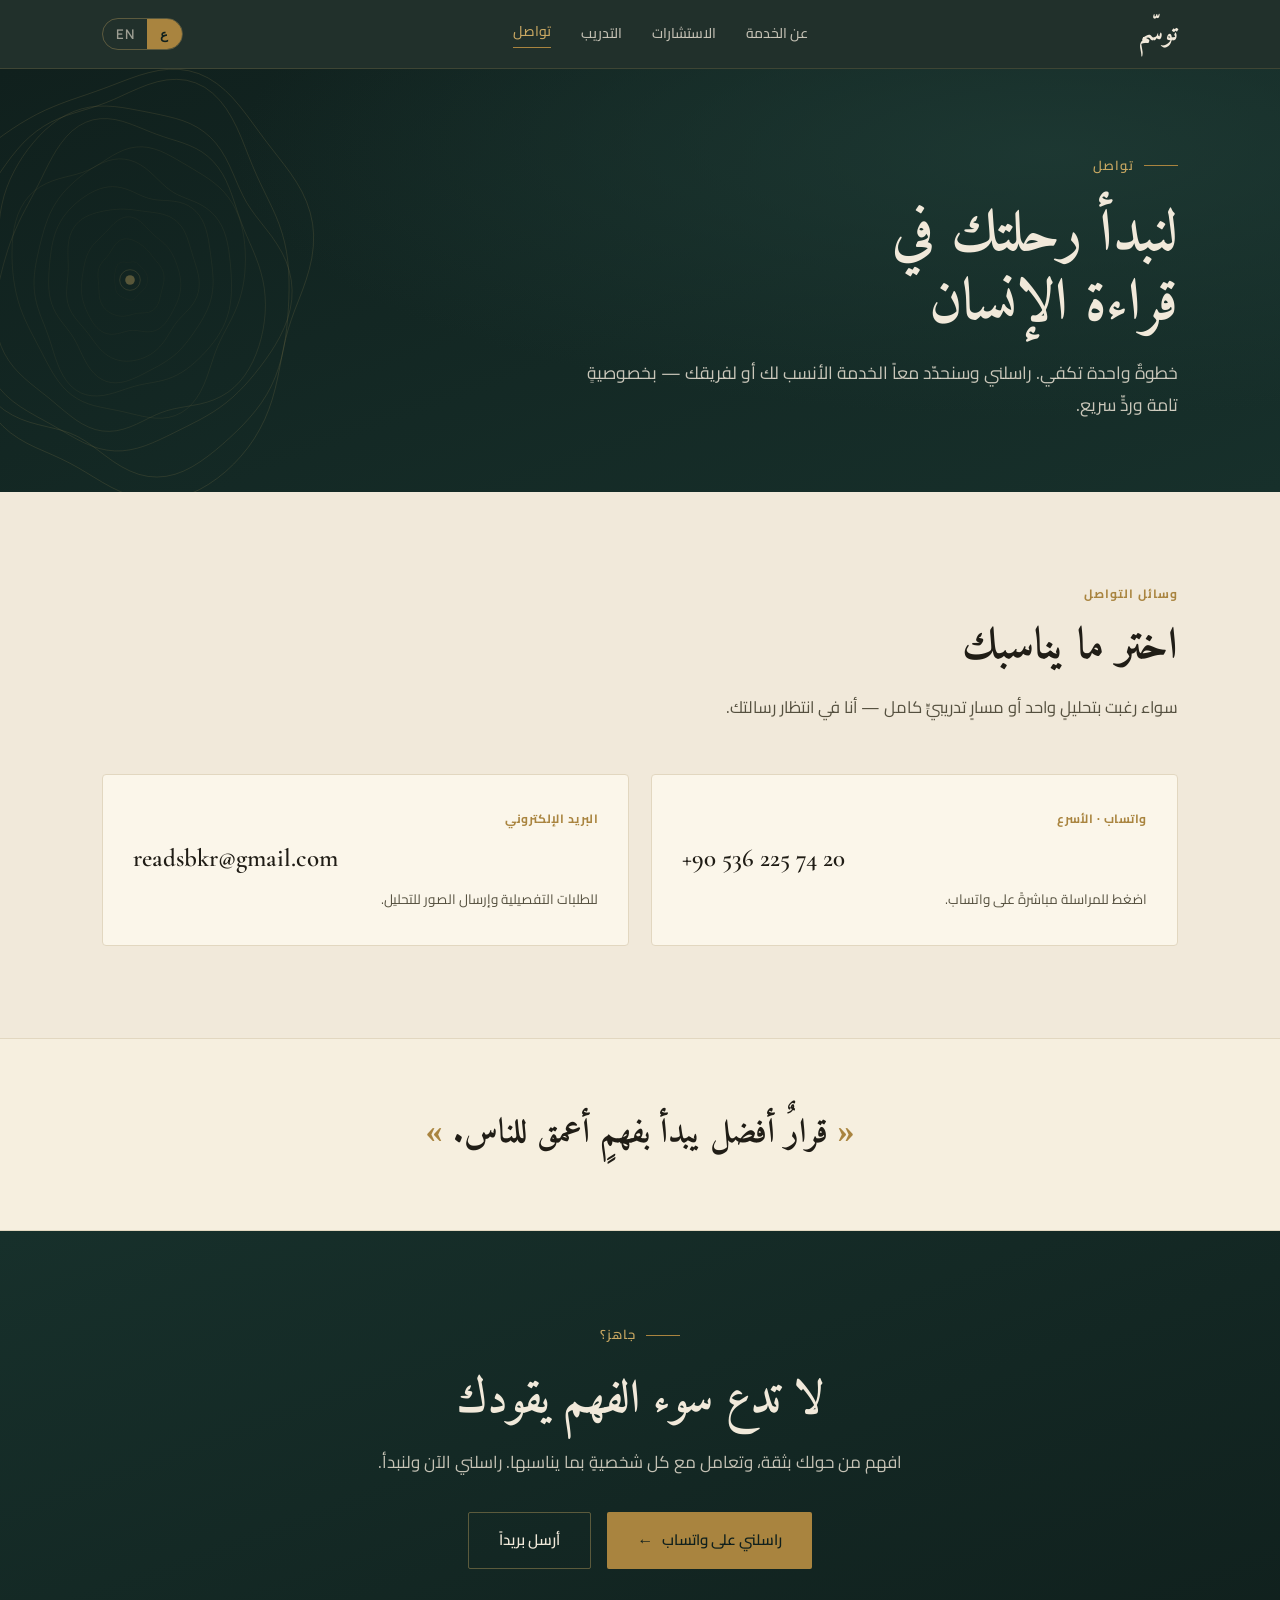
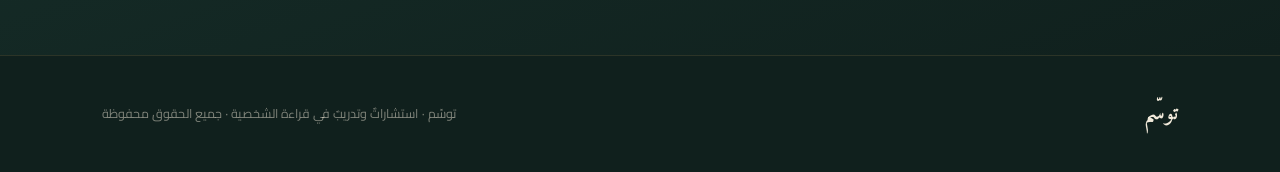
<file: contact.html>
<!DOCTYPE html>
<html lang="ar" dir="rtl" data-lang="ar"><head><meta charset="UTF-8"><meta name="viewport" content="width=device-width, initial-scale=1.0"><title>تواصل · توسّم</title><link rel="stylesheet" href="assets/site.css"></head><body>
<nav class="nav"><div class="nav-inner">
  <a href="index.html" class="brand-mark"><span class="ar disp">توسّم</span><span class="en disp">Tawassum</span></a>
  <div class="nav-links" id="navLinks">
    <a href="about.html"><span class="ar">عن الخدمة</span><span class="en">About</span></a>
    <a href="consulting.html"><span class="ar">الاستشارات</span><span class="en">Consulting</span></a>
    <a href="training.html"><span class="ar">التدريب</span><span class="en">Training</span></a>
    <a href="contact.html" class="active"><span class="ar">تواصل</span><span class="en">Contact</span></a>
  </div>
  <div style="display:flex;align-items:center;gap:16px;">
    <div class="lang-toggle"><button data-set="ar" class="active">ع</button><button data-set="en">EN</button></div>
    <button class="nav-toggle" id="navToggle" aria-label="menu"><span></span><span></span><span></span></button>
  </div>
</div></nav>
<header class="page-hero"><div class="hero-signature"><svg viewBox="0 0 640 640" xmlns="http://www.w3.org/2000/svg" aria-hidden="true">
<path d="M 345.5,320.0 L 345.4,321.5 L 345.2,323.0 L 344.9,324.5 L 344.5,326.0 L 344.0,327.4 L 343.4,328.8 L 342.8,330.1 L 342.0,331.3 L 341.2,332.4 L 340.3,333.5 L 339.3,334.4 L 338.3,335.3 L 337.3,336.1 L 336.3,336.9 L 335.3,337.6 L 334.4,338.4 L 333.5,339.2 L 332.7,340.1 L 331.9,341.0 L 331.1,342.1 L 330.2,343.1 L 329.4,344.3 L 328.4,345.4 L 327.4,346.4 L 326.4,347.3 L 325.2,348.1 L 323.9,348.7 L 322.7,349.1 L 321.3,349.2 L 320.0,349.2 L 318.7,349.0 L 317.4,348.6 L 316.1,348.1 L 314.9,347.6 L 313.7,347.0 L 312.5,346.5 L 311.4,346.0 L 310.2,345.4 L 309.0,344.9 L 307.8,344.3 L 306.6,343.7 L 305.5,343.1 L 304.3,342.3 L 303.3,341.4 L 302.3,340.4 L 301.5,339.2 L 300.8,338.0 L 300.2,336.6 L 299.7,335.2 L 299.3,333.8 L 299.0,332.3 L 298.8,330.9 L 298.6,329.5 L 298.4,328.1 L 298.3,326.7 L 298.1,325.4 L 298.0,324.0 L 297.9,322.7 L 297.7,321.3 L 297.7,320.0 L 297.6,318.6 L 297.6,317.3 L 297.6,315.9 L 297.7,314.5 L 297.8,313.1 L 297.9,311.7 L 298.1,310.3 L 298.3,308.9 L 298.6,307.4 L 298.8,305.9 L 299.2,304.4 L 299.6,302.9 L 300.1,301.4 L 300.7,300.0 L 301.5,298.7 L 302.4,297.4 L 303.4,296.4 L 304.6,295.5 L 305.8,294.8 L 307.1,294.3 L 308.5,294.0 L 309.9,293.9 L 311.3,293.9 L 312.7,294.0 L 314.0,294.1 L 315.2,294.2 L 316.5,294.2 L 317.7,294.2 L 318.8,294.2 L 320.0,294.1 L 321.2,293.9 L 322.4,293.8 L 323.6,293.7 L 324.9,293.7 L 326.1,293.8 L 327.3,294.1 L 328.5,294.5 L 329.6,295.1 L 330.7,295.8 L 331.7,296.6 L 332.7,297.5 L 333.6,298.5 L 334.4,299.4 L 335.3,300.4 L 336.2,301.4 L 337.0,302.3 L 337.9,303.3 L 338.9,304.2 L 339.8,305.2 L 340.7,306.2 L 341.6,307.3 L 342.5,308.5 L 343.2,309.7 L 343.9,311.0 L 344.5,312.4 L 344.9,313.9 L 345.2,315.4 L 345.4,316.9 L 345.5,318.5 L 345.5,320.0 Z" fill="none" stroke="var(--brass-lt)" stroke-width="1.0" opacity="0.10"/>
<path d="M 369.4,320.0 L 369.1,323.0 L 368.5,325.9 L 367.9,328.7 L 367.2,331.6 L 366.4,334.3 L 365.7,337.1 L 365.1,339.9 L 364.4,342.8 L 363.7,345.7 L 363.0,348.6 L 362.1,351.5 L 361.0,354.3 L 359.6,357.0 L 358.0,359.5 L 356.2,361.7 L 354.0,363.5 L 351.7,365.0 L 349.1,366.2 L 346.5,367.0 L 343.8,367.5 L 341.1,367.8 L 338.5,368.0 L 336.0,368.1 L 333.6,368.2 L 331.3,368.4 L 329.0,368.7 L 326.8,369.2 L 324.5,369.7 L 322.3,370.3 L 320.0,371.0 L 317.7,371.6 L 315.2,372.1 L 312.8,372.5 L 310.3,372.7 L 307.7,372.7 L 305.2,372.5 L 302.6,372.1 L 300.1,371.5 L 297.6,370.7 L 295.1,369.7 L 292.7,368.5 L 290.3,367.2 L 287.9,365.6 L 285.7,363.8 L 283.7,361.9 L 281.8,359.7 L 280.1,357.2 L 278.6,354.6 L 277.4,351.8 L 276.5,348.9 L 275.8,345.9 L 275.4,342.9 L 275.1,339.9 L 274.9,336.9 L 274.7,334.0 L 274.6,331.1 L 274.5,328.3 L 274.3,325.5 L 274.0,322.8 L 273.8,320.0 L 273.5,317.2 L 273.4,314.4 L 273.4,311.5 L 273.6,308.6 L 274.0,305.8 L 274.7,303.1 L 275.8,300.4 L 277.0,297.9 L 278.5,295.6 L 280.1,293.5 L 281.8,291.4 L 283.6,289.5 L 285.3,287.6 L 286.9,285.7 L 288.5,283.7 L 290.0,281.6 L 291.4,279.4 L 292.9,277.0 L 294.4,274.5 L 296.0,272.0 L 297.7,269.6 L 299.6,267.3 L 301.7,265.1 L 304.0,263.3 L 306.5,261.9 L 309.1,260.9 L 311.8,260.3 L 314.5,260.1 L 317.3,260.3 L 320.0,260.8 L 322.7,261.5 L 325.2,262.5 L 327.7,263.6 L 330.2,264.9 L 332.5,266.2 L 334.8,267.7 L 336.9,269.2 L 339.0,270.8 L 341.0,272.4 L 342.9,274.2 L 344.8,276.1 L 346.5,278.0 L 348.2,279.9 L 349.8,281.9 L 351.3,283.9 L 352.9,285.9 L 354.4,287.9 L 356.0,289.8 L 357.7,291.8 L 359.4,293.8 L 361.1,295.9 L 362.8,298.1 L 364.4,300.4 L 365.9,302.8 L 367.2,305.4 L 368.2,308.2 L 369.0,311.1 L 369.4,314.0 L 369.6,317.0 L 369.4,320.0 Z" fill="none" stroke="var(--brass-lt)" stroke-width="1.0" opacity="0.13"/>
<path d="M 393.5,320.0 L 393.9,324.5 L 393.9,328.9 L 393.6,333.4 L 392.9,337.9 L 392.0,342.2 L 390.7,346.5 L 389.2,350.6 L 387.5,354.6 L 385.7,358.6 L 383.8,362.4 L 381.8,366.2 L 379.7,370.0 L 377.5,373.7 L 375.2,377.3 L 372.8,380.8 L 370.1,384.1 L 367.2,387.1 L 364.0,389.7 L 360.5,391.9 L 356.9,393.6 L 353.0,394.7 L 349.1,395.3 L 345.1,395.4 L 341.2,395.2 L 337.4,394.7 L 333.7,394.1 L 330.1,393.6 L 326.7,393.3 L 323.3,393.3 L 320.0,393.5 L 316.6,394.2 L 313.2,395.0 L 309.5,396.1 L 305.8,397.1 L 301.8,398.1 L 297.8,398.7 L 293.7,399.0 L 289.6,398.7 L 285.6,397.8 L 281.7,396.4 L 278.1,394.4 L 274.7,391.9 L 271.6,388.9 L 268.7,385.6 L 266.1,382.0 L 263.8,378.3 L 261.6,374.5 L 259.5,370.6 L 257.7,366.7 L 255.9,362.6 L 254.3,358.6 L 252.9,354.4 L 251.6,350.2 L 250.6,346.0 L 249.9,341.6 L 249.5,337.3 L 249.3,332.9 L 249.3,328.6 L 249.6,324.3 L 250.0,320.0 L 250.5,315.8 L 251.2,311.7 L 251.8,307.6 L 252.5,303.5 L 253.3,299.4 L 254.2,295.4 L 255.2,291.3 L 256.4,287.4 L 257.8,283.5 L 259.5,279.7 L 261.4,276.2 L 263.6,272.8 L 266.0,269.6 L 268.6,266.7 L 271.3,263.9 L 274.1,261.2 L 276.8,258.6 L 279.6,255.9 L 282.4,253.2 L 285.1,250.4 L 287.9,247.3 L 290.7,244.2 L 293.7,241.0 L 296.8,237.9 L 300.2,235.0 L 303.8,232.4 L 307.7,230.3 L 311.7,228.8 L 315.8,228.1 L 320.0,228.2 L 324.1,229.0 L 328.2,230.6 L 332.0,232.7 L 335.6,235.4 L 339.0,238.3 L 342.2,241.5 L 345.1,244.6 L 348.0,247.6 L 350.7,250.5 L 353.5,253.2 L 356.2,255.7 L 359.1,258.1 L 361.9,260.4 L 364.8,262.7 L 367.6,265.1 L 370.4,267.7 L 373.1,270.4 L 375.7,273.4 L 378.0,276.6 L 380.2,280.0 L 382.2,283.5 L 384.0,287.2 L 385.6,291.0 L 387.1,294.9 L 388.5,298.8 L 389.8,302.9 L 391.0,307.0 L 392.1,311.3 L 392.9,315.6 L 393.5,320.0 Z" fill="none" stroke="var(--brass-lt)" stroke-width="1.0" opacity="0.15"/>
<path d="M 420.5,320.0 L 420.7,326.1 L 420.3,332.1 L 419.2,338.1 L 417.4,343.8 L 414.9,349.3 L 411.8,354.4 L 408.4,359.1 L 404.6,363.4 L 400.8,367.5 L 397.1,371.3 L 393.5,375.0 L 390.1,378.7 L 387.0,382.5 L 384.1,386.5 L 381.4,390.7 L 378.7,395.1 L 375.9,399.6 L 373.1,404.2 L 370.0,408.7 L 366.7,413.1 L 363.0,417.3 L 359.1,421.2 L 354.9,424.7 L 350.4,427.8 L 345.7,430.5 L 340.8,432.8 L 335.8,434.7 L 330.6,436.2 L 325.3,437.3 L 320.0,437.9 L 314.6,438.1 L 309.3,437.8 L 303.9,436.9 L 298.7,435.4 L 293.6,433.4 L 288.8,430.7 L 284.2,427.5 L 279.9,423.7 L 275.9,419.7 L 272.2,415.3 L 268.8,410.9 L 265.5,406.5 L 262.3,402.1 L 259.1,397.9 L 255.9,393.8 L 252.6,389.9 L 249.3,386.0 L 245.9,382.0 L 242.5,378.0 L 239.2,373.7 L 236.2,369.2 L 233.5,364.4 L 231.3,359.2 L 229.6,353.8 L 228.5,348.2 L 227.9,342.5 L 227.8,336.8 L 228.1,331.1 L 228.5,325.5 L 229.1,320.0 L 229.6,314.5 L 230.0,309.1 L 230.2,303.6 L 230.2,298.0 L 230.0,292.2 L 229.8,286.2 L 229.7,280.1 L 229.8,273.7 L 230.3,267.4 L 231.4,261.0 L 233.0,254.9 L 235.3,249.1 L 238.3,243.8 L 241.9,239.0 L 246.0,234.8 L 250.6,231.2 L 255.5,228.2 L 260.6,225.8 L 265.8,223.8 L 271.0,222.2 L 276.2,220.9 L 281.3,219.8 L 286.3,218.9 L 291.3,218.1 L 296.2,217.6 L 301.0,217.2 L 305.8,216.9 L 310.6,216.9 L 315.3,217.1 L 320.0,217.4 L 324.6,217.9 L 329.3,218.5 L 333.9,219.2 L 338.5,219.8 L 343.2,220.4 L 347.9,221.0 L 352.8,221.6 L 357.7,222.3 L 362.8,223.2 L 367.9,224.4 L 373.0,226.0 L 378.0,228.1 L 382.7,230.8 L 387.2,234.0 L 391.2,237.9 L 394.9,242.3 L 398.0,247.2 L 400.7,252.5 L 403.0,257.9 L 404.9,263.5 L 406.7,269.1 L 408.3,274.7 L 410.0,280.2 L 411.6,285.7 L 413.4,291.2 L 415.1,296.7 L 416.8,302.3 L 418.4,308.1 L 419.6,314.0 L 420.5,320.0 Z" fill="none" stroke="var(--brass-lt)" stroke-width="1.0" opacity="0.18"/>
<path d="M 440.9,320.0 L 440.8,327.3 L 440.2,334.6 L 439.2,341.7 L 437.6,348.8 L 435.5,355.6 L 432.9,362.3 L 429.9,368.6 L 426.7,374.7 L 423.3,380.6 L 419.7,386.3 L 416.0,391.8 L 412.3,397.3 L 408.5,402.6 L 404.6,407.8 L 400.6,412.9 L 396.4,417.8 L 392.0,422.5 L 387.4,426.9 L 382.6,431.0 L 377.5,434.8 L 372.3,438.4 L 367.0,441.7 L 361.6,444.8 L 356.0,447.8 L 350.4,450.8 L 344.7,453.8 L 338.8,456.9 L 332.8,459.9 L 326.5,462.8 L 320.0,465.4 L 313.3,467.6 L 306.4,469.0 L 299.4,469.6 L 292.5,469.2 L 285.7,467.6 L 279.2,464.7 L 273.1,460.8 L 267.5,455.7 L 262.6,449.9 L 258.1,443.4 L 254.3,436.6 L 250.8,429.8 L 247.6,423.0 L 244.6,416.5 L 241.5,410.5 L 238.3,404.8 L 234.9,399.4 L 231.2,394.3 L 227.4,389.3 L 223.4,384.3 L 219.4,379.1 L 215.6,373.6 L 212.0,367.8 L 208.9,361.6 L 206.3,355.1 L 204.3,348.3 L 202.9,341.4 L 202.1,334.3 L 201.7,327.1 L 201.7,320.0 L 201.9,312.9 L 202.3,305.8 L 202.9,298.6 L 203.6,291.5 L 204.4,284.3 L 205.4,277.1 L 206.6,269.9 L 208.2,262.6 L 210.1,255.5 L 212.5,248.5 L 215.4,241.7 L 218.8,235.3 L 222.6,229.1 L 226.9,223.4 L 231.5,218.0 L 236.4,213.0 L 241.5,208.3 L 246.8,203.9 L 252.3,199.9 L 257.9,196.2 L 263.8,192.8 L 269.7,189.9 L 275.8,187.5 L 282.1,185.7 L 288.5,184.6 L 295.0,184.2 L 301.4,184.7 L 307.8,185.8 L 314.0,187.6 L 320.0,189.8 L 325.8,192.3 L 331.4,195.0 L 336.8,197.4 L 342.2,199.6 L 347.6,201.3 L 353.1,202.6 L 358.8,203.5 L 364.8,204.0 L 371.2,204.3 L 377.7,204.8 L 384.5,205.5 L 391.4,206.8 L 398.1,208.8 L 404.6,211.7 L 410.6,215.6 L 416.1,220.4 L 420.8,226.0 L 424.7,232.3 L 428.0,239.2 L 430.5,246.5 L 432.5,253.9 L 434.1,261.5 L 435.3,269.0 L 436.4,276.4 L 437.4,283.8 L 438.3,291.0 L 439.2,298.2 L 440.0,305.5 L 440.5,312.7 L 440.9,320.0 Z" fill="none" stroke="var(--brass-lt)" stroke-width="1.0" opacity="0.21"/>
<path d="M 467.5,320.0 L 467.6,328.9 L 467.5,337.9 L 466.9,346.8 L 465.7,355.7 L 464.0,364.5 L 461.6,373.0 L 458.6,381.3 L 455.0,389.2 L 450.8,396.8 L 446.3,404.0 L 441.3,410.8 L 436.2,417.2 L 430.8,423.4 L 425.3,429.3 L 419.7,434.9 L 413.9,440.2 L 408.0,445.2 L 401.9,449.9 L 395.6,454.1 L 389.1,457.8 L 382.4,461.0 L 375.5,463.7 L 368.6,465.8 L 361.6,467.4 L 354.6,468.8 L 347.7,470.0 L 340.8,471.3 L 333.9,472.7 L 327.0,474.5 L 320.0,476.5 L 312.8,478.9 L 305.3,481.4 L 297.5,484.0 L 289.3,486.2 L 281.0,487.9 L 272.4,488.7 L 263.9,488.4 L 255.5,486.8 L 247.6,483.8 L 240.2,479.3 L 233.5,473.5 L 227.6,466.6 L 222.5,458.8 L 218.1,450.3 L 214.5,441.6 L 211.3,432.7 L 208.5,424.0 L 205.9,415.5 L 203.3,407.3 L 200.5,399.5 L 197.7,391.8 L 194.8,384.2 L 191.8,376.7 L 188.9,369.1 L 186.3,361.3 L 184.0,353.3 L 182.2,345.1 L 181.0,336.8 L 180.4,328.4 L 180.4,320.0 L 181.0,311.6 L 182.0,303.3 L 183.4,295.1 L 185.0,286.9 L 186.8,278.9 L 188.6,270.8 L 190.6,262.8 L 192.8,254.7 L 195.1,246.7 L 197.7,238.6 L 200.6,230.7 L 203.9,222.8 L 207.7,215.3 L 212.0,208.0 L 216.7,201.0 L 221.9,194.4 L 227.4,188.2 L 233.2,182.3 L 239.3,176.8 L 245.6,171.4 L 252.1,166.4 L 258.8,161.5 L 265.7,157.0 L 272.9,152.9 L 280.3,149.4 L 288.0,146.6 L 295.9,144.7 L 303.9,143.8 L 312.0,144.2 L 320.0,145.8 L 327.8,148.6 L 335.3,152.5 L 342.4,157.3 L 349.0,162.7 L 355.2,168.5 L 361.1,174.2 L 366.8,179.7 L 372.3,184.7 L 377.9,189.1 L 383.7,192.9 L 389.8,196.2 L 396.3,199.0 L 403.1,201.8 L 410.2,204.6 L 417.5,207.7 L 424.7,211.4 L 431.6,215.9 L 438.1,221.1 L 444.0,227.2 L 449.1,234.1 L 453.5,241.6 L 457.0,249.7 L 459.8,258.2 L 461.9,266.9 L 463.5,275.7 L 464.7,284.6 L 465.7,293.4 L 466.5,302.3 L 467.1,311.1 L 467.5,320.0 Z" fill="none" stroke="var(--brass-lt)" stroke-width="1.0" opacity="0.24"/>
<path d="M 485.8,320.0 L 484.2,329.9 L 481.9,339.6 L 479.2,349.1 L 475.9,358.2 L 472.2,367.0 L 468.2,375.5 L 464.0,383.7 L 459.7,391.7 L 455.5,399.6 L 451.6,407.5 L 447.9,415.7 L 444.5,424.2 L 441.3,433.2 L 438.2,442.6 L 434.9,452.4 L 431.4,462.5 L 427.3,472.6 L 422.5,482.5 L 416.8,491.8 L 410.3,500.1 L 402.8,507.3 L 394.6,513.0 L 385.7,517.2 L 376.3,519.8 L 366.7,521.0 L 357.1,520.9 L 347.5,519.9 L 338.1,518.2 L 328.9,516.1 L 320.0,514.0 L 311.3,511.9 L 302.7,510.0 L 294.1,508.3 L 285.6,506.7 L 277.0,504.9 L 268.4,502.9 L 259.9,500.3 L 251.6,497.0 L 243.6,492.8 L 235.9,487.8 L 228.8,481.9 L 222.2,475.1 L 216.2,467.7 L 210.7,459.9 L 205.7,451.7 L 201.0,443.4 L 196.6,435.1 L 192.4,426.9 L 188.1,418.7 L 183.9,410.6 L 179.6,402.4 L 175.3,394.2 L 171.2,385.8 L 167.2,377.2 L 163.4,368.3 L 160.1,359.2 L 157.1,349.7 L 154.6,340.0 L 152.6,330.1 L 150.9,320.0 L 149.7,309.7 L 148.9,299.3 L 148.4,288.7 L 148.4,278.0 L 148.8,267.1 L 149.7,256.2 L 151.3,245.4 L 153.8,234.7 L 157.1,224.4 L 161.6,214.6 L 167.0,205.5 L 173.6,197.4 L 181.0,190.4 L 189.3,184.4 L 198.1,179.6 L 207.3,175.8 L 216.5,172.8 L 225.6,170.3 L 234.4,168.2 L 242.8,166.0 L 250.8,163.5 L 258.4,160.5 L 265.7,157.0 L 272.9,152.9 L 280.1,148.3 L 287.4,143.5 L 295.1,138.8 L 303.1,134.5 L 311.4,130.8 L 320.0,128.1 L 328.8,126.6 L 337.7,126.3 L 346.5,127.2 L 355.2,129.3 L 363.7,132.2 L 371.9,135.9 L 379.9,140.1 L 387.8,144.5 L 395.6,149.1 L 403.4,153.6 L 411.2,158.3 L 419.0,163.0 L 426.9,167.9 L 434.8,173.1 L 442.5,178.9 L 449.9,185.2 L 456.9,192.3 L 463.3,200.1 L 469.0,208.5 L 473.9,217.6 L 478.0,227.3 L 481.3,237.3 L 483.8,247.6 L 485.7,258.0 L 486.9,268.5 L 487.6,278.9 L 487.9,289.4 L 487.6,299.7 L 487.0,309.9 L 485.8,320.0 Z" fill="none" stroke="var(--brass-lt)" stroke-width="1.0" opacity="0.26"/>
<path d="M 513.2,320.0 L 515.3,331.8 L 516.5,343.8 L 517.0,355.9 L 516.6,368.1 L 515.4,380.3 L 513.5,392.4 L 510.9,404.4 L 507.5,416.2 L 503.4,427.7 L 498.6,438.8 L 492.9,449.4 L 486.5,459.3 L 479.1,468.4 L 470.9,476.6 L 462.0,483.6 L 452.4,489.4 L 442.4,494.1 L 432.1,497.7 L 421.7,500.4 L 411.4,502.4 L 401.4,504.1 L 391.8,505.8 L 382.5,507.7 L 373.6,510.1 L 364.9,513.1 L 356.3,516.7 L 347.6,520.8 L 338.7,525.3 L 329.5,529.7 L 320.0,533.7 L 310.1,537.0 L 300.0,539.3 L 289.7,540.2 L 279.5,539.6 L 269.4,537.5 L 259.7,533.9 L 250.3,529.2 L 241.3,523.5 L 232.8,517.2 L 224.5,510.5 L 216.4,503.8 L 208.4,497.0 L 200.3,490.3 L 192.0,483.8 L 183.6,477.1 L 175.1,470.3 L 166.7,463.0 L 158.5,455.2 L 150.7,446.7 L 143.7,437.3 L 137.5,427.1 L 132.5,416.2 L 128.6,404.6 L 126.0,392.6 L 124.6,380.3 L 124.3,367.9 L 124.9,355.6 L 126.2,343.5 L 128.1,331.6 L 130.4,320.0 L 133.1,308.7 L 135.9,297.7 L 139.0,287.0 L 142.2,276.5 L 145.7,266.2 L 149.5,256.2 L 153.6,246.4 L 157.9,236.8 L 162.4,227.5 L 167.2,218.3 L 172.0,209.2 L 176.8,200.2 L 181.7,190.9 L 186.5,181.5 L 191.4,171.8 L 196.3,161.7 L 201.5,151.4 L 207.1,141.0 L 213.2,130.6 L 220.1,120.6 L 227.7,111.2 L 236.1,102.9 L 245.4,96.0 L 255.3,90.7 L 265.8,87.1 L 276.7,85.4 L 287.7,85.3 L 298.7,86.7 L 309.5,89.3 L 320.0,92.8 L 330.2,96.7 L 340.0,100.7 L 349.6,104.6 L 359.1,108.2 L 368.5,111.5 L 377.9,114.6 L 387.5,117.5 L 397.0,120.7 L 406.5,124.3 L 415.9,128.7 L 424.9,133.9 L 433.3,140.3 L 441.1,147.6 L 448.1,156.1 L 454.3,165.3 L 459.6,175.2 L 464.1,185.5 L 468.1,196.0 L 471.7,206.5 L 475.1,216.8 L 478.5,226.9 L 482.1,236.8 L 485.9,246.6 L 490.0,256.3 L 494.3,266.2 L 498.7,276.2 L 502.9,286.6 L 506.9,297.4 L 510.3,308.5 L 513.2,320.0 Z" fill="none" stroke="var(--brass-lt)" stroke-width="1.3" opacity="0.29"/>
<path d="M 554.5,320.0 L 555.8,334.2 L 555.3,348.5 L 553.0,362.5 L 549.3,376.2 L 544.3,389.3 L 538.4,401.8 L 531.8,413.7 L 524.7,425.0 L 517.2,435.8 L 509.6,446.1 L 501.8,456.0 L 493.8,465.5 L 485.7,474.6 L 477.3,483.1 L 468.6,491.2 L 459.6,498.7 L 450.4,505.6 L 441.0,511.9 L 431.4,517.7 L 421.8,523.1 L 412.0,528.1 L 402.3,533.1 L 392.6,537.9 L 382.8,542.8 L 372.9,547.6 L 362.9,552.4 L 352.6,556.9 L 342.0,561.1 L 331.1,564.5 L 320.0,567.0 L 308.7,568.5 L 297.3,568.6 L 286.0,567.4 L 274.8,565.0 L 263.9,561.3 L 253.2,556.8 L 242.9,551.6 L 232.7,545.9 L 222.7,540.1 L 212.6,534.3 L 202.5,528.5 L 192.1,522.8 L 181.6,517.0 L 170.9,510.8 L 160.2,504.1 L 149.8,496.6 L 139.9,488.1 L 130.9,478.3 L 123.1,467.4 L 116.8,455.2 L 112.1,442.0 L 109.3,428.1 L 108.1,413.7 L 108.5,399.2 L 110.1,384.8 L 112.6,370.8 L 115.6,357.3 L 118.7,344.4 L 121.6,332.0 L 124.0,320.0 L 125.8,308.3 L 127.0,296.6 L 127.8,284.9 L 128.2,273.0 L 128.5,260.9 L 128.9,248.5 L 129.8,235.9 L 131.3,223.2 L 133.6,210.6 L 136.7,198.1 L 140.7,185.8 L 145.5,173.9 L 151.1,162.4 L 157.3,151.2 L 164.1,140.4 L 171.5,130.0 L 179.5,120.0 L 187.9,110.5 L 196.9,101.6 L 206.5,93.4 L 216.6,86.1 L 227.2,79.9 L 238.3,74.8 L 249.8,71.0 L 261.5,68.4 L 273.4,67.2 L 285.2,67.0 L 297.0,67.7 L 308.6,69.1 L 320.0,71.0 L 331.2,73.1 L 342.3,75.2 L 353.3,77.4 L 364.3,79.7 L 375.3,82.2 L 386.3,85.0 L 397.2,88.4 L 407.8,92.7 L 418.1,98.1 L 427.9,104.7 L 437.0,112.5 L 445.2,121.4 L 452.5,131.4 L 459.0,142.2 L 464.6,153.3 L 469.7,164.7 L 474.5,175.9 L 479.2,186.7 L 484.2,197.2 L 489.6,207.2 L 495.8,216.8 L 502.6,226.3 L 510.1,235.9 L 517.9,245.9 L 526.0,256.4 L 533.7,267.7 L 540.8,279.7 L 546.9,292.5 L 551.5,306.0 L 554.5,320.0 Z" fill="none" stroke="var(--brass-lt)" stroke-width="1.3" opacity="0.32"/>
<path d="M 551.3,320.0 L 551.4,334.0 L 551.0,348.0 L 550.3,362.0 L 549.3,376.2 L 547.9,390.4 L 546.0,404.6 L 543.6,418.9 L 540.4,433.1 L 536.4,447.1 L 531.5,460.7 L 525.7,473.9 L 518.9,486.5 L 511.3,498.4 L 502.9,509.7 L 493.9,520.4 L 484.6,530.6 L 474.8,540.3 L 464.9,549.7 L 454.6,558.9 L 444.1,567.8 L 433.3,576.3 L 422.1,584.3 L 410.5,591.6 L 398.3,597.8 L 385.7,602.5 L 372.7,605.5 L 359.4,606.6 L 346.1,605.7 L 332.9,602.7 L 320.0,597.8 L 307.7,591.5 L 295.9,584.1 L 284.8,576.1 L 274.2,568.1 L 264.1,560.5 L 254.1,553.7 L 244.1,547.9 L 233.8,543.2 L 223.0,539.4 L 211.6,536.3 L 199.7,533.5 L 187.2,530.5 L 174.5,527.0 L 161.7,522.5 L 149.3,516.7 L 137.4,509.4 L 126.4,500.6 L 116.6,490.3 L 107.9,478.7 L 100.6,466.0 L 94.4,452.4 L 89.4,438.3 L 85.3,423.8 L 81.9,409.1 L 79.1,394.4 L 76.9,379.5 L 75.0,364.7 L 73.7,349.8 L 73.0,334.9 L 72.9,320.0 L 73.6,305.1 L 75.2,290.4 L 77.8,275.8 L 81.3,261.6 L 85.8,247.7 L 91.0,234.3 L 97.0,221.4 L 103.4,208.9 L 110.2,196.8 L 117.2,185.1 L 124.5,173.7 L 131.9,162.5 L 139.5,151.6 L 147.4,140.9 L 155.7,130.7 L 164.4,120.9 L 173.8,111.9 L 183.7,103.8 L 194.1,96.6 L 204.9,90.4 L 216.2,85.2 L 227.6,80.8 L 239.0,77.0 L 250.5,73.5 L 261.9,70.1 L 273.2,66.4 L 284.6,62.2 L 296.1,57.5 L 307.8,52.2 L 320.0,46.6 L 332.7,41.1 L 345.9,35.9 L 359.6,31.7 L 373.7,28.9 L 387.9,28.1 L 401.9,29.4 L 415.5,33.3 L 428.4,39.6 L 440.2,48.3 L 450.8,58.9 L 460.2,71.2 L 468.4,84.6 L 475.6,98.7 L 481.9,112.9 L 487.5,127.0 L 492.9,140.6 L 498.2,153.7 L 503.6,166.3 L 509.2,178.5 L 514.9,190.4 L 520.7,202.2 L 526.4,214.1 L 531.9,226.3 L 536.9,238.8 L 541.2,251.7 L 544.8,264.9 L 547.6,278.5 L 549.5,292.2 L 550.7,306.1 L 551.3,320.0 Z" fill="none" stroke="var(--brass-lt)" stroke-width="1.3" opacity="0.35"/>
<path d="M 576.1,320.0 L 570.8,335.1 L 565.2,349.7 L 559.7,363.7 L 554.7,377.5 L 550.3,391.1 L 546.6,404.8 L 543.3,418.8 L 540.5,433.1 L 537.7,447.8 L 534.7,462.8 L 531.2,478.0 L 527.0,493.2 L 521.9,508.3 L 515.8,523.1 L 508.6,537.3 L 500.5,551.0 L 491.5,563.9 L 481.5,576.2 L 470.9,587.6 L 459.5,598.3 L 447.4,608.1 L 434.7,616.9 L 421.5,624.6 L 407.7,631.0 L 393.4,635.8 L 378.8,639.0 L 364.0,640.3 L 349.2,639.8 L 334.4,637.4 L 320.0,633.3 L 306.0,627.8 L 292.5,621.3 L 279.6,614.1 L 267.1,606.6 L 255.1,599.3 L 243.2,592.3 L 231.4,585.9 L 219.5,580.0 L 207.5,574.5 L 195.2,569.1 L 182.7,563.6 L 170.2,557.5 L 158.0,550.5 L 146.2,542.3 L 135.3,532.8 L 125.3,522.0 L 116.6,509.8 L 109.1,496.5 L 102.9,482.4 L 97.7,467.9 L 93.3,453.1 L 89.4,438.3 L 85.6,423.7 L 81.7,409.2 L 77.2,394.9 L 72.3,380.7 L 66.9,366.2 L 61.1,351.4 L 55.3,336.0 L 49.9,320.0 L 45.2,303.4 L 41.8,286.3 L 40.0,268.9 L 40.0,251.4 L 42.0,234.2 L 46.1,217.5 L 52.1,201.5 L 59.7,186.5 L 68.8,172.5 L 78.9,159.6 L 89.8,147.8 L 101.2,136.9 L 112.9,126.8 L 124.7,117.4 L 136.5,108.6 L 148.4,100.4 L 160.3,92.7 L 172.2,85.7 L 184.2,79.1 L 196.3,73.2 L 208.5,67.9 L 220.7,63.0 L 232.9,58.5 L 245.1,54.3 L 257.2,50.2 L 269.4,45.9 L 281.7,41.5 L 294.2,36.8 L 306.9,31.9 L 320.0,27.0 L 333.5,22.3 L 347.5,18.3 L 361.9,15.2 L 376.5,13.5 L 391.3,13.6 L 405.8,15.7 L 420.0,19.8 L 433.6,26.1 L 446.4,34.3 L 458.3,44.1 L 469.3,55.1 L 479.5,67.0 L 489.2,79.3 L 498.4,91.8 L 507.4,104.1 L 516.4,116.2 L 525.6,128.2 L 534.9,140.1 L 544.2,152.2 L 553.5,164.7 L 562.2,177.8 L 570.2,191.7 L 576.9,206.4 L 582.1,221.9 L 585.6,238.0 L 587.1,254.6 L 586.6,271.3 L 584.5,288.0 L 580.8,304.2 L 576.1,320.0 Z" fill="none" stroke="var(--brass-lt)" stroke-width="1.3" opacity="0.37"/>
<circle cx="320" cy="320" r="7" fill="var(--brass-lt)" opacity="0.85"/><circle cx="320" cy="320" r="15" fill="none" stroke="var(--brass-lt)" stroke-width="1" opacity="0.5"/>
</svg></div>
  <div class="wrap page-hero-inner">
    <span class="eyebrow"><span class="ar">تواصل</span><span class="en">Contact</span></span>
    <h1 class="disp"><span class="ar">لنبدأ رحلتك في<br>قراءة الإنسان</span><span class="en">Let's begin your journey<br>into reading people</span></h1>
    <p><span class="ar">خطوةٌ واحدة تكفي. راسلني وسنحدّد معاً الخدمة الأنسب لك أو لفريقك — بخصوصيةٍ تامة وردٍّ سريع.</span><span class="en">One step is enough. Message me and together we'll choose the service that fits you or your team — with complete discretion and a quick reply.</span></p>
  </div>
</header>

<section class="section">
  <div class="wrap">
    <div class="section-head" style="max-width:680px;">
      <span class="section-tag"><span class="ar">وسائل التواصل</span><span class="en">Get in touch</span></span>
      <h2 class="disp"><span class="ar">اختر ما يناسبك</span><span class="en">Choose what suits you</span></h2>
      <p><span class="ar">سواء رغبت بتحليلٍ واحد أو مسارٍ تدريبيٍّ كامل — أنا في انتظار رسالتك.</span><span class="en">Whether you'd like a single analysis or a full training track — I'm waiting for your message.</span></p>
    </div>
    <div class="contact-methods">
      <a class="cm" href="https://wa.me/905362257420?text=%D8%A7%D9%84%D8%B3%D9%84%D8%A7%D9%85%20%D8%B9%D9%84%D9%8A%D9%83%D9%85%D8%8C%20%D8%A3%D8%B1%D8%BA%D8%A8%20%D8%A8%D8%A7%D9%84%D8%A7%D8%B3%D8%AA%D9%81%D8%B3%D8%A7%D8%B1%20%D8%B9%D9%86%20%D8%AE%D8%AF%D9%85%D8%A7%D8%AA%20%D8%AA%D9%88%D8%B3%D9%91%D9%85" target="_blank" rel="noopener">
        <span class="cm-label"><span class="ar">واتساب · الأسرع</span><span class="en">WhatsApp · fastest</span></span>
        <span class="cm-value">+90 536 225 74 20</span>
        <span class="cm-note"><span class="ar">اضغط للمراسلة مباشرةً على واتساب.</span><span class="en">Tap to message directly on WhatsApp.</span></span>
      </a>
      <a class="cm" href="mailto:readsbkr@gmail.com?subject=استفسار%20عن%20خدمات%20توسّم">
        <span class="cm-label"><span class="ar">البريد الإلكتروني</span><span class="en">Email</span></span>
        <span class="cm-value">readsbkr@gmail.com</span>
        <span class="cm-note"><span class="ar">للطلبات التفصيلية وإرسال الصور للتحليل.</span><span class="en">For detailed requests and sending photos for analysis.</span></span>
      </a>
    </div>
  </div>
</section>

<section class="quote-strip">
  <div class="wrap"><p class="disp"><span class="ar"><span class="qmark">«</span> قرارٌ أفضل يبدأ بفهمٍ أعمق للناس. <span class="qmark">»</span></span><span class="en"><span class="qmark">“</span> A better decision begins with a deeper understanding of people. <span class="qmark">”</span></span></p></div>
</section>

<section class="cta-band">
  <div class="wrap">
    <span class="eyebrow"><span class="ar">جاهز؟</span><span class="en">Ready?</span></span>
    <h2 class="disp"><span class="ar">لا تدع سوء الفهم يقودك</span><span class="en">Don't let misreading lead you</span></h2>
    <p><span class="ar">افهم من حولك بثقة، وتعامل مع كل شخصيةٍ بما يناسبها. راسلني الآن ولنبدأ.</span><span class="en">Understand those around you with confidence, and meet every personality as it deserves. Message me now and let's begin.</span></p>
    <div class="hero-cta">
      <a href="https://wa.me/905362257420" target="_blank" rel="noopener" class="btn btn-primary"><span class="ar">راسلني على واتساب</span><span class="en">Message me on WhatsApp</span> <span class="arrow">→</span></a>
      <a href="mailto:readsbkr@gmail.com" class="btn btn-ghost"><span class="ar">أرسل بريداً</span><span class="en">Send an email</span></a>
    </div>
  </div>
</section>

<footer class="footer"><div class="wrap footer-inner">
  <a href="index.html" class="brand-mark"><span class="ar disp">توسّم</span><span class="en disp">Tawassum</span></a>
  <span class="footer-note"><span class="ar">توسّم · استشاراتٌ وتدريبٌ في قراءة الشخصية · جميع الحقوق محفوظة</span><span class="en">Tawassum · Personality-reading consulting &amp; training · All rights reserved</span></span>
</div></footer>
<script src="assets/site.js"></script></body></html>
</file>
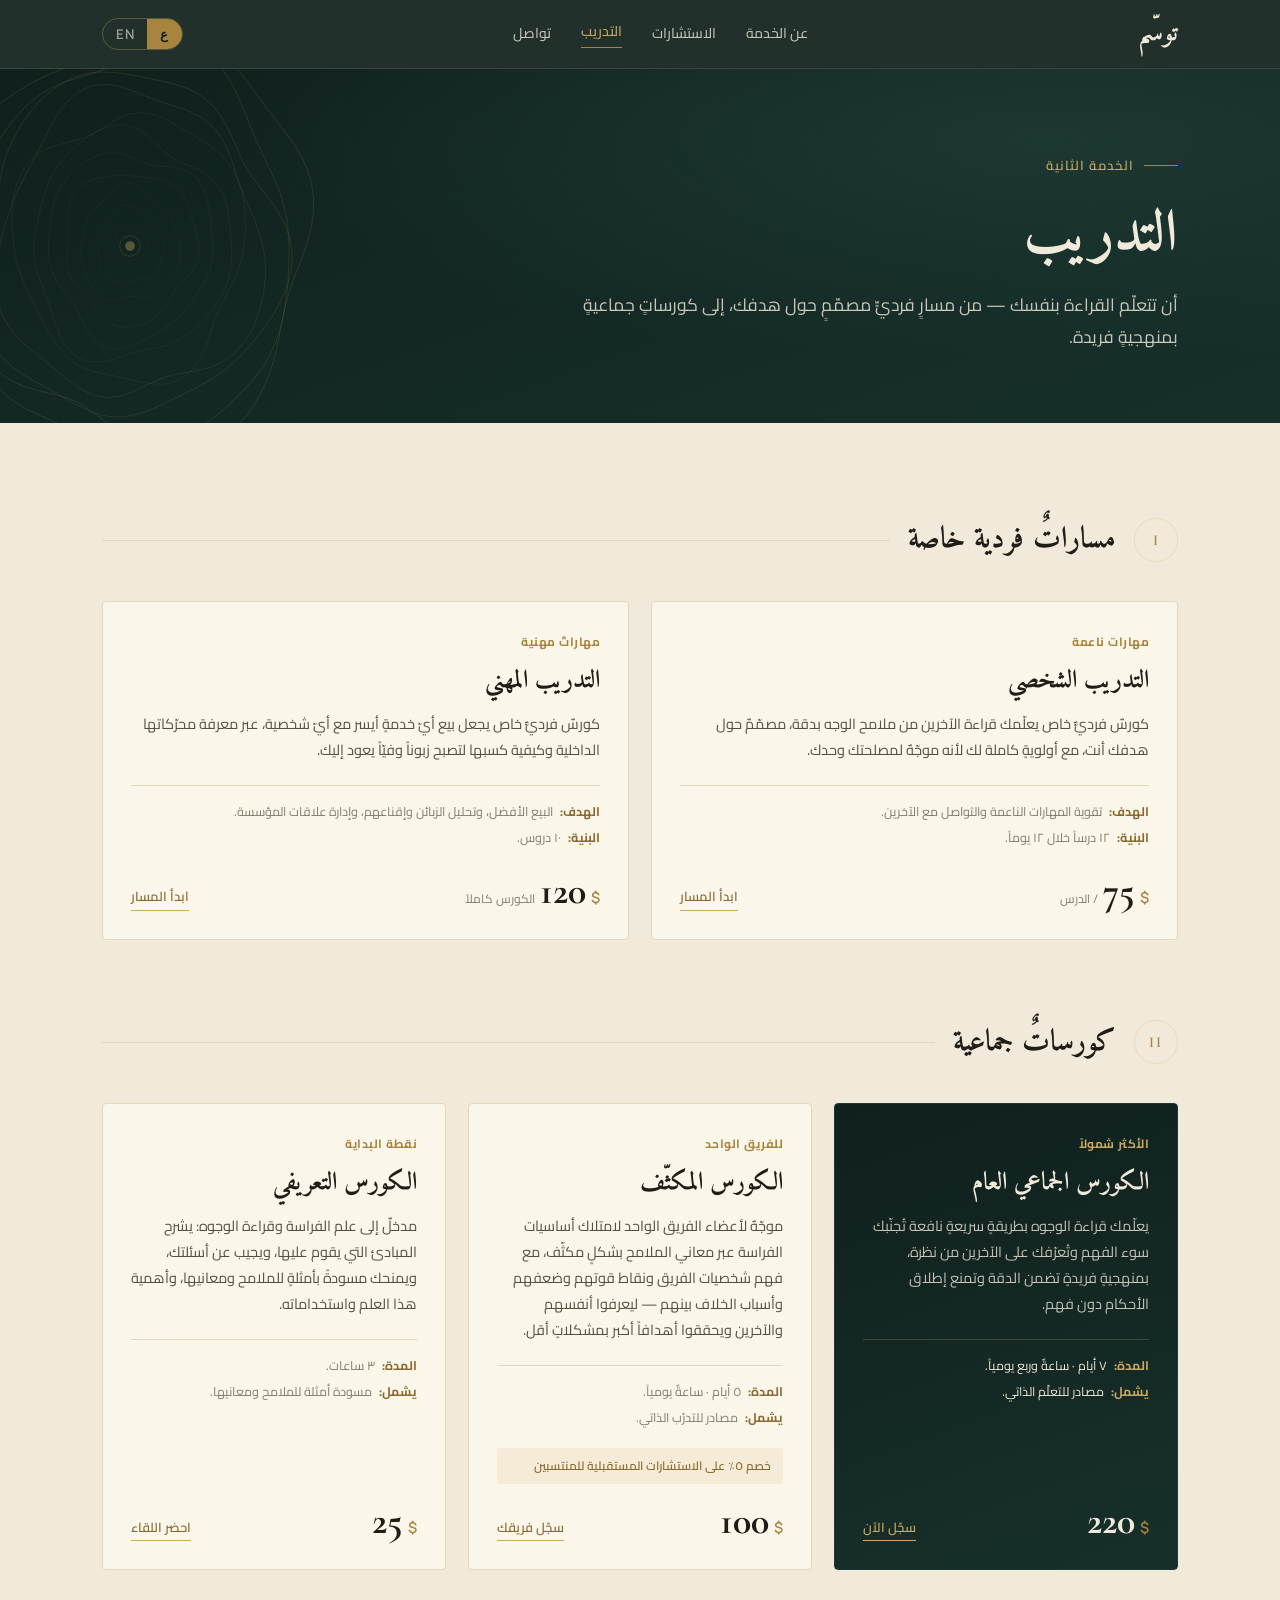
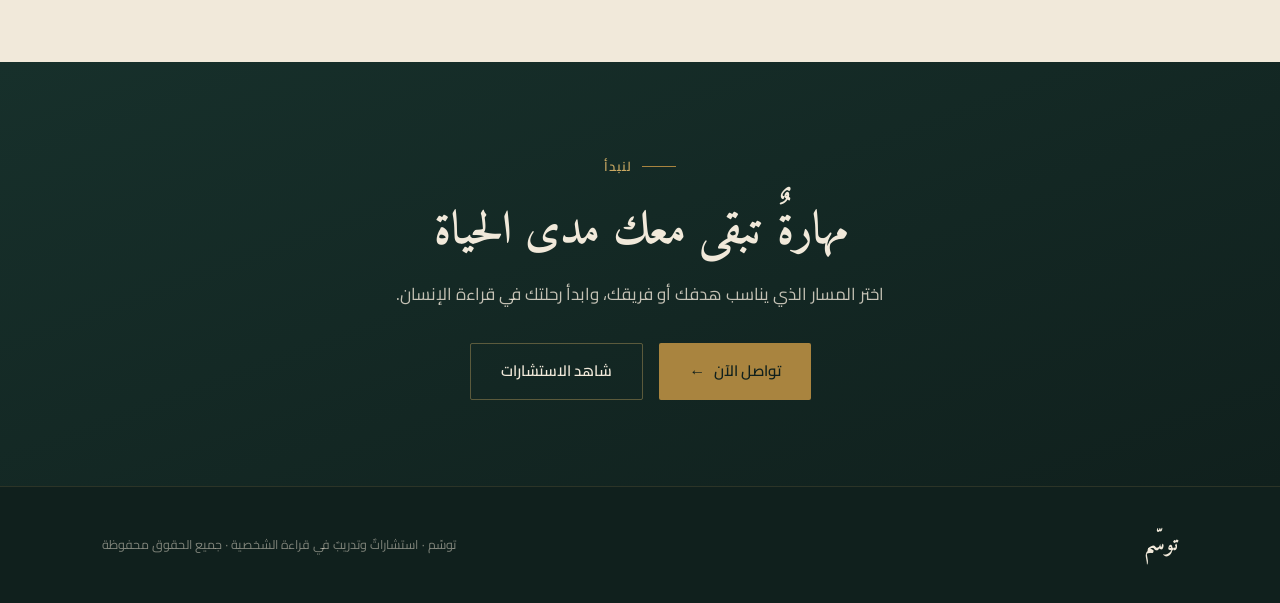
<file: training.html>
<!DOCTYPE html>
<html lang="ar" dir="rtl" data-lang="ar"><head><meta charset="UTF-8"><meta name="viewport" content="width=device-width, initial-scale=1.0"><title>التدريب · توسّم</title><link rel="stylesheet" href="assets/site.css"></head><body>
<nav class="nav"><div class="nav-inner">
  <a href="index.html" class="brand-mark"><span class="ar disp">توسّم</span><span class="en disp">Tawassum</span></a>
  <div class="nav-links" id="navLinks">
    <a href="about.html"><span class="ar">عن الخدمة</span><span class="en">About</span></a>
    <a href="consulting.html"><span class="ar">الاستشارات</span><span class="en">Consulting</span></a>
    <a href="training.html" class="active"><span class="ar">التدريب</span><span class="en">Training</span></a>
    <a href="contact.html"><span class="ar">تواصل</span><span class="en">Contact</span></a>
  </div>
  <div style="display:flex;align-items:center;gap:16px;">
    <div class="lang-toggle"><button data-set="ar" class="active">ع</button><button data-set="en">EN</button></div>
    <button class="nav-toggle" id="navToggle" aria-label="menu"><span></span><span></span><span></span></button>
  </div>
</div></nav>
<header class="page-hero"><div class="hero-signature"><svg viewBox="0 0 640 640" xmlns="http://www.w3.org/2000/svg" aria-hidden="true">
<path d="M 345.5,320.0 L 345.4,321.5 L 345.2,323.0 L 344.9,324.5 L 344.5,326.0 L 344.0,327.4 L 343.4,328.8 L 342.8,330.1 L 342.0,331.3 L 341.2,332.4 L 340.3,333.5 L 339.3,334.4 L 338.3,335.3 L 337.3,336.1 L 336.3,336.9 L 335.3,337.6 L 334.4,338.4 L 333.5,339.2 L 332.7,340.1 L 331.9,341.0 L 331.1,342.1 L 330.2,343.1 L 329.4,344.3 L 328.4,345.4 L 327.4,346.4 L 326.4,347.3 L 325.2,348.1 L 323.9,348.7 L 322.7,349.1 L 321.3,349.2 L 320.0,349.2 L 318.7,349.0 L 317.4,348.6 L 316.1,348.1 L 314.9,347.6 L 313.7,347.0 L 312.5,346.5 L 311.4,346.0 L 310.2,345.4 L 309.0,344.9 L 307.8,344.3 L 306.6,343.7 L 305.5,343.1 L 304.3,342.3 L 303.3,341.4 L 302.3,340.4 L 301.5,339.2 L 300.8,338.0 L 300.2,336.6 L 299.7,335.2 L 299.3,333.8 L 299.0,332.3 L 298.8,330.9 L 298.6,329.5 L 298.4,328.1 L 298.3,326.7 L 298.1,325.4 L 298.0,324.0 L 297.9,322.7 L 297.7,321.3 L 297.7,320.0 L 297.6,318.6 L 297.6,317.3 L 297.6,315.9 L 297.7,314.5 L 297.8,313.1 L 297.9,311.7 L 298.1,310.3 L 298.3,308.9 L 298.6,307.4 L 298.8,305.9 L 299.2,304.4 L 299.6,302.9 L 300.1,301.4 L 300.7,300.0 L 301.5,298.7 L 302.4,297.4 L 303.4,296.4 L 304.6,295.5 L 305.8,294.8 L 307.1,294.3 L 308.5,294.0 L 309.9,293.9 L 311.3,293.9 L 312.7,294.0 L 314.0,294.1 L 315.2,294.2 L 316.5,294.2 L 317.7,294.2 L 318.8,294.2 L 320.0,294.1 L 321.2,293.9 L 322.4,293.8 L 323.6,293.7 L 324.9,293.7 L 326.1,293.8 L 327.3,294.1 L 328.5,294.5 L 329.6,295.1 L 330.7,295.8 L 331.7,296.6 L 332.7,297.5 L 333.6,298.5 L 334.4,299.4 L 335.3,300.4 L 336.2,301.4 L 337.0,302.3 L 337.9,303.3 L 338.9,304.2 L 339.8,305.2 L 340.7,306.2 L 341.6,307.3 L 342.5,308.5 L 343.2,309.7 L 343.9,311.0 L 344.5,312.4 L 344.9,313.9 L 345.2,315.4 L 345.4,316.9 L 345.5,318.5 L 345.5,320.0 Z" fill="none" stroke="var(--brass-lt)" stroke-width="1.0" opacity="0.10"/>
<path d="M 369.4,320.0 L 369.1,323.0 L 368.5,325.9 L 367.9,328.7 L 367.2,331.6 L 366.4,334.3 L 365.7,337.1 L 365.1,339.9 L 364.4,342.8 L 363.7,345.7 L 363.0,348.6 L 362.1,351.5 L 361.0,354.3 L 359.6,357.0 L 358.0,359.5 L 356.2,361.7 L 354.0,363.5 L 351.7,365.0 L 349.1,366.2 L 346.5,367.0 L 343.8,367.5 L 341.1,367.8 L 338.5,368.0 L 336.0,368.1 L 333.6,368.2 L 331.3,368.4 L 329.0,368.7 L 326.8,369.2 L 324.5,369.7 L 322.3,370.3 L 320.0,371.0 L 317.7,371.6 L 315.2,372.1 L 312.8,372.5 L 310.3,372.7 L 307.7,372.7 L 305.2,372.5 L 302.6,372.1 L 300.1,371.5 L 297.6,370.7 L 295.1,369.7 L 292.7,368.5 L 290.3,367.2 L 287.9,365.6 L 285.7,363.8 L 283.7,361.9 L 281.8,359.7 L 280.1,357.2 L 278.6,354.6 L 277.4,351.8 L 276.5,348.9 L 275.8,345.9 L 275.4,342.9 L 275.1,339.9 L 274.9,336.9 L 274.7,334.0 L 274.6,331.1 L 274.5,328.3 L 274.3,325.5 L 274.0,322.8 L 273.8,320.0 L 273.5,317.2 L 273.4,314.4 L 273.4,311.5 L 273.6,308.6 L 274.0,305.8 L 274.7,303.1 L 275.8,300.4 L 277.0,297.9 L 278.5,295.6 L 280.1,293.5 L 281.8,291.4 L 283.6,289.5 L 285.3,287.6 L 286.9,285.7 L 288.5,283.7 L 290.0,281.6 L 291.4,279.4 L 292.9,277.0 L 294.4,274.5 L 296.0,272.0 L 297.7,269.6 L 299.6,267.3 L 301.7,265.1 L 304.0,263.3 L 306.5,261.9 L 309.1,260.9 L 311.8,260.3 L 314.5,260.1 L 317.3,260.3 L 320.0,260.8 L 322.7,261.5 L 325.2,262.5 L 327.7,263.6 L 330.2,264.9 L 332.5,266.2 L 334.8,267.7 L 336.9,269.2 L 339.0,270.8 L 341.0,272.4 L 342.9,274.2 L 344.8,276.1 L 346.5,278.0 L 348.2,279.9 L 349.8,281.9 L 351.3,283.9 L 352.9,285.9 L 354.4,287.9 L 356.0,289.8 L 357.7,291.8 L 359.4,293.8 L 361.1,295.9 L 362.8,298.1 L 364.4,300.4 L 365.9,302.8 L 367.2,305.4 L 368.2,308.2 L 369.0,311.1 L 369.4,314.0 L 369.6,317.0 L 369.4,320.0 Z" fill="none" stroke="var(--brass-lt)" stroke-width="1.0" opacity="0.13"/>
<path d="M 393.5,320.0 L 393.9,324.5 L 393.9,328.9 L 393.6,333.4 L 392.9,337.9 L 392.0,342.2 L 390.7,346.5 L 389.2,350.6 L 387.5,354.6 L 385.7,358.6 L 383.8,362.4 L 381.8,366.2 L 379.7,370.0 L 377.5,373.7 L 375.2,377.3 L 372.8,380.8 L 370.1,384.1 L 367.2,387.1 L 364.0,389.7 L 360.5,391.9 L 356.9,393.6 L 353.0,394.7 L 349.1,395.3 L 345.1,395.4 L 341.2,395.2 L 337.4,394.7 L 333.7,394.1 L 330.1,393.6 L 326.7,393.3 L 323.3,393.3 L 320.0,393.5 L 316.6,394.2 L 313.2,395.0 L 309.5,396.1 L 305.8,397.1 L 301.8,398.1 L 297.8,398.7 L 293.7,399.0 L 289.6,398.7 L 285.6,397.8 L 281.7,396.4 L 278.1,394.4 L 274.7,391.9 L 271.6,388.9 L 268.7,385.6 L 266.1,382.0 L 263.8,378.3 L 261.6,374.5 L 259.5,370.6 L 257.7,366.7 L 255.9,362.6 L 254.3,358.6 L 252.9,354.4 L 251.6,350.2 L 250.6,346.0 L 249.9,341.6 L 249.5,337.3 L 249.3,332.9 L 249.3,328.6 L 249.6,324.3 L 250.0,320.0 L 250.5,315.8 L 251.2,311.7 L 251.8,307.6 L 252.5,303.5 L 253.3,299.4 L 254.2,295.4 L 255.2,291.3 L 256.4,287.4 L 257.8,283.5 L 259.5,279.7 L 261.4,276.2 L 263.6,272.8 L 266.0,269.6 L 268.6,266.7 L 271.3,263.9 L 274.1,261.2 L 276.8,258.6 L 279.6,255.9 L 282.4,253.2 L 285.1,250.4 L 287.9,247.3 L 290.7,244.2 L 293.7,241.0 L 296.8,237.9 L 300.2,235.0 L 303.8,232.4 L 307.7,230.3 L 311.7,228.8 L 315.8,228.1 L 320.0,228.2 L 324.1,229.0 L 328.2,230.6 L 332.0,232.7 L 335.6,235.4 L 339.0,238.3 L 342.2,241.5 L 345.1,244.6 L 348.0,247.6 L 350.7,250.5 L 353.5,253.2 L 356.2,255.7 L 359.1,258.1 L 361.9,260.4 L 364.8,262.7 L 367.6,265.1 L 370.4,267.7 L 373.1,270.4 L 375.7,273.4 L 378.0,276.6 L 380.2,280.0 L 382.2,283.5 L 384.0,287.2 L 385.6,291.0 L 387.1,294.9 L 388.5,298.8 L 389.8,302.9 L 391.0,307.0 L 392.1,311.3 L 392.9,315.6 L 393.5,320.0 Z" fill="none" stroke="var(--brass-lt)" stroke-width="1.0" opacity="0.15"/>
<path d="M 420.5,320.0 L 420.7,326.1 L 420.3,332.1 L 419.2,338.1 L 417.4,343.8 L 414.9,349.3 L 411.8,354.4 L 408.4,359.1 L 404.6,363.4 L 400.8,367.5 L 397.1,371.3 L 393.5,375.0 L 390.1,378.7 L 387.0,382.5 L 384.1,386.5 L 381.4,390.7 L 378.7,395.1 L 375.9,399.6 L 373.1,404.2 L 370.0,408.7 L 366.7,413.1 L 363.0,417.3 L 359.1,421.2 L 354.9,424.7 L 350.4,427.8 L 345.7,430.5 L 340.8,432.8 L 335.8,434.7 L 330.6,436.2 L 325.3,437.3 L 320.0,437.9 L 314.6,438.1 L 309.3,437.8 L 303.9,436.9 L 298.7,435.4 L 293.6,433.4 L 288.8,430.7 L 284.2,427.5 L 279.9,423.7 L 275.9,419.7 L 272.2,415.3 L 268.8,410.9 L 265.5,406.5 L 262.3,402.1 L 259.1,397.9 L 255.9,393.8 L 252.6,389.9 L 249.3,386.0 L 245.9,382.0 L 242.5,378.0 L 239.2,373.7 L 236.2,369.2 L 233.5,364.4 L 231.3,359.2 L 229.6,353.8 L 228.5,348.2 L 227.9,342.5 L 227.8,336.8 L 228.1,331.1 L 228.5,325.5 L 229.1,320.0 L 229.6,314.5 L 230.0,309.1 L 230.2,303.6 L 230.2,298.0 L 230.0,292.2 L 229.8,286.2 L 229.7,280.1 L 229.8,273.7 L 230.3,267.4 L 231.4,261.0 L 233.0,254.9 L 235.3,249.1 L 238.3,243.8 L 241.9,239.0 L 246.0,234.8 L 250.6,231.2 L 255.5,228.2 L 260.6,225.8 L 265.8,223.8 L 271.0,222.2 L 276.2,220.9 L 281.3,219.8 L 286.3,218.9 L 291.3,218.1 L 296.2,217.6 L 301.0,217.2 L 305.8,216.9 L 310.6,216.9 L 315.3,217.1 L 320.0,217.4 L 324.6,217.9 L 329.3,218.5 L 333.9,219.2 L 338.5,219.8 L 343.2,220.4 L 347.9,221.0 L 352.8,221.6 L 357.7,222.3 L 362.8,223.2 L 367.9,224.4 L 373.0,226.0 L 378.0,228.1 L 382.7,230.8 L 387.2,234.0 L 391.2,237.9 L 394.9,242.3 L 398.0,247.2 L 400.7,252.5 L 403.0,257.9 L 404.9,263.5 L 406.7,269.1 L 408.3,274.7 L 410.0,280.2 L 411.6,285.7 L 413.4,291.2 L 415.1,296.7 L 416.8,302.3 L 418.4,308.1 L 419.6,314.0 L 420.5,320.0 Z" fill="none" stroke="var(--brass-lt)" stroke-width="1.0" opacity="0.18"/>
<path d="M 440.9,320.0 L 440.8,327.3 L 440.2,334.6 L 439.2,341.7 L 437.6,348.8 L 435.5,355.6 L 432.9,362.3 L 429.9,368.6 L 426.7,374.7 L 423.3,380.6 L 419.7,386.3 L 416.0,391.8 L 412.3,397.3 L 408.5,402.6 L 404.6,407.8 L 400.6,412.9 L 396.4,417.8 L 392.0,422.5 L 387.4,426.9 L 382.6,431.0 L 377.5,434.8 L 372.3,438.4 L 367.0,441.7 L 361.6,444.8 L 356.0,447.8 L 350.4,450.8 L 344.7,453.8 L 338.8,456.9 L 332.8,459.9 L 326.5,462.8 L 320.0,465.4 L 313.3,467.6 L 306.4,469.0 L 299.4,469.6 L 292.5,469.2 L 285.7,467.6 L 279.2,464.7 L 273.1,460.8 L 267.5,455.7 L 262.6,449.9 L 258.1,443.4 L 254.3,436.6 L 250.8,429.8 L 247.6,423.0 L 244.6,416.5 L 241.5,410.5 L 238.3,404.8 L 234.9,399.4 L 231.2,394.3 L 227.4,389.3 L 223.4,384.3 L 219.4,379.1 L 215.6,373.6 L 212.0,367.8 L 208.9,361.6 L 206.3,355.1 L 204.3,348.3 L 202.9,341.4 L 202.1,334.3 L 201.7,327.1 L 201.7,320.0 L 201.9,312.9 L 202.3,305.8 L 202.9,298.6 L 203.6,291.5 L 204.4,284.3 L 205.4,277.1 L 206.6,269.9 L 208.2,262.6 L 210.1,255.5 L 212.5,248.5 L 215.4,241.7 L 218.8,235.3 L 222.6,229.1 L 226.9,223.4 L 231.5,218.0 L 236.4,213.0 L 241.5,208.3 L 246.8,203.9 L 252.3,199.9 L 257.9,196.2 L 263.8,192.8 L 269.7,189.9 L 275.8,187.5 L 282.1,185.7 L 288.5,184.6 L 295.0,184.2 L 301.4,184.7 L 307.8,185.8 L 314.0,187.6 L 320.0,189.8 L 325.8,192.3 L 331.4,195.0 L 336.8,197.4 L 342.2,199.6 L 347.6,201.3 L 353.1,202.6 L 358.8,203.5 L 364.8,204.0 L 371.2,204.3 L 377.7,204.8 L 384.5,205.5 L 391.4,206.8 L 398.1,208.8 L 404.6,211.7 L 410.6,215.6 L 416.1,220.4 L 420.8,226.0 L 424.7,232.3 L 428.0,239.2 L 430.5,246.5 L 432.5,253.9 L 434.1,261.5 L 435.3,269.0 L 436.4,276.4 L 437.4,283.8 L 438.3,291.0 L 439.2,298.2 L 440.0,305.5 L 440.5,312.7 L 440.9,320.0 Z" fill="none" stroke="var(--brass-lt)" stroke-width="1.0" opacity="0.21"/>
<path d="M 467.5,320.0 L 467.6,328.9 L 467.5,337.9 L 466.9,346.8 L 465.7,355.7 L 464.0,364.5 L 461.6,373.0 L 458.6,381.3 L 455.0,389.2 L 450.8,396.8 L 446.3,404.0 L 441.3,410.8 L 436.2,417.2 L 430.8,423.4 L 425.3,429.3 L 419.7,434.9 L 413.9,440.2 L 408.0,445.2 L 401.9,449.9 L 395.6,454.1 L 389.1,457.8 L 382.4,461.0 L 375.5,463.7 L 368.6,465.8 L 361.6,467.4 L 354.6,468.8 L 347.7,470.0 L 340.8,471.3 L 333.9,472.7 L 327.0,474.5 L 320.0,476.5 L 312.8,478.9 L 305.3,481.4 L 297.5,484.0 L 289.3,486.2 L 281.0,487.9 L 272.4,488.7 L 263.9,488.4 L 255.5,486.8 L 247.6,483.8 L 240.2,479.3 L 233.5,473.5 L 227.6,466.6 L 222.5,458.8 L 218.1,450.3 L 214.5,441.6 L 211.3,432.7 L 208.5,424.0 L 205.9,415.5 L 203.3,407.3 L 200.5,399.5 L 197.7,391.8 L 194.8,384.2 L 191.8,376.7 L 188.9,369.1 L 186.3,361.3 L 184.0,353.3 L 182.2,345.1 L 181.0,336.8 L 180.4,328.4 L 180.4,320.0 L 181.0,311.6 L 182.0,303.3 L 183.4,295.1 L 185.0,286.9 L 186.8,278.9 L 188.6,270.8 L 190.6,262.8 L 192.8,254.7 L 195.1,246.7 L 197.7,238.6 L 200.6,230.7 L 203.9,222.8 L 207.7,215.3 L 212.0,208.0 L 216.7,201.0 L 221.9,194.4 L 227.4,188.2 L 233.2,182.3 L 239.3,176.8 L 245.6,171.4 L 252.1,166.4 L 258.8,161.5 L 265.7,157.0 L 272.9,152.9 L 280.3,149.4 L 288.0,146.6 L 295.9,144.7 L 303.9,143.8 L 312.0,144.2 L 320.0,145.8 L 327.8,148.6 L 335.3,152.5 L 342.4,157.3 L 349.0,162.7 L 355.2,168.5 L 361.1,174.2 L 366.8,179.7 L 372.3,184.7 L 377.9,189.1 L 383.7,192.9 L 389.8,196.2 L 396.3,199.0 L 403.1,201.8 L 410.2,204.6 L 417.5,207.7 L 424.7,211.4 L 431.6,215.9 L 438.1,221.1 L 444.0,227.2 L 449.1,234.1 L 453.5,241.6 L 457.0,249.7 L 459.8,258.2 L 461.9,266.9 L 463.5,275.7 L 464.7,284.6 L 465.7,293.4 L 466.5,302.3 L 467.1,311.1 L 467.5,320.0 Z" fill="none" stroke="var(--brass-lt)" stroke-width="1.0" opacity="0.24"/>
<path d="M 485.8,320.0 L 484.2,329.9 L 481.9,339.6 L 479.2,349.1 L 475.9,358.2 L 472.2,367.0 L 468.2,375.5 L 464.0,383.7 L 459.7,391.7 L 455.5,399.6 L 451.6,407.5 L 447.9,415.7 L 444.5,424.2 L 441.3,433.2 L 438.2,442.6 L 434.9,452.4 L 431.4,462.5 L 427.3,472.6 L 422.5,482.5 L 416.8,491.8 L 410.3,500.1 L 402.8,507.3 L 394.6,513.0 L 385.7,517.2 L 376.3,519.8 L 366.7,521.0 L 357.1,520.9 L 347.5,519.9 L 338.1,518.2 L 328.9,516.1 L 320.0,514.0 L 311.3,511.9 L 302.7,510.0 L 294.1,508.3 L 285.6,506.7 L 277.0,504.9 L 268.4,502.9 L 259.9,500.3 L 251.6,497.0 L 243.6,492.8 L 235.9,487.8 L 228.8,481.9 L 222.2,475.1 L 216.2,467.7 L 210.7,459.9 L 205.7,451.7 L 201.0,443.4 L 196.6,435.1 L 192.4,426.9 L 188.1,418.7 L 183.9,410.6 L 179.6,402.4 L 175.3,394.2 L 171.2,385.8 L 167.2,377.2 L 163.4,368.3 L 160.1,359.2 L 157.1,349.7 L 154.6,340.0 L 152.6,330.1 L 150.9,320.0 L 149.7,309.7 L 148.9,299.3 L 148.4,288.7 L 148.4,278.0 L 148.8,267.1 L 149.7,256.2 L 151.3,245.4 L 153.8,234.7 L 157.1,224.4 L 161.6,214.6 L 167.0,205.5 L 173.6,197.4 L 181.0,190.4 L 189.3,184.4 L 198.1,179.6 L 207.3,175.8 L 216.5,172.8 L 225.6,170.3 L 234.4,168.2 L 242.8,166.0 L 250.8,163.5 L 258.4,160.5 L 265.7,157.0 L 272.9,152.9 L 280.1,148.3 L 287.4,143.5 L 295.1,138.8 L 303.1,134.5 L 311.4,130.8 L 320.0,128.1 L 328.8,126.6 L 337.7,126.3 L 346.5,127.2 L 355.2,129.3 L 363.7,132.2 L 371.9,135.9 L 379.9,140.1 L 387.8,144.5 L 395.6,149.1 L 403.4,153.6 L 411.2,158.3 L 419.0,163.0 L 426.9,167.9 L 434.8,173.1 L 442.5,178.9 L 449.9,185.2 L 456.9,192.3 L 463.3,200.1 L 469.0,208.5 L 473.9,217.6 L 478.0,227.3 L 481.3,237.3 L 483.8,247.6 L 485.7,258.0 L 486.9,268.5 L 487.6,278.9 L 487.9,289.4 L 487.6,299.7 L 487.0,309.9 L 485.8,320.0 Z" fill="none" stroke="var(--brass-lt)" stroke-width="1.0" opacity="0.26"/>
<path d="M 513.2,320.0 L 515.3,331.8 L 516.5,343.8 L 517.0,355.9 L 516.6,368.1 L 515.4,380.3 L 513.5,392.4 L 510.9,404.4 L 507.5,416.2 L 503.4,427.7 L 498.6,438.8 L 492.9,449.4 L 486.5,459.3 L 479.1,468.4 L 470.9,476.6 L 462.0,483.6 L 452.4,489.4 L 442.4,494.1 L 432.1,497.7 L 421.7,500.4 L 411.4,502.4 L 401.4,504.1 L 391.8,505.8 L 382.5,507.7 L 373.6,510.1 L 364.9,513.1 L 356.3,516.7 L 347.6,520.8 L 338.7,525.3 L 329.5,529.7 L 320.0,533.7 L 310.1,537.0 L 300.0,539.3 L 289.7,540.2 L 279.5,539.6 L 269.4,537.5 L 259.7,533.9 L 250.3,529.2 L 241.3,523.5 L 232.8,517.2 L 224.5,510.5 L 216.4,503.8 L 208.4,497.0 L 200.3,490.3 L 192.0,483.8 L 183.6,477.1 L 175.1,470.3 L 166.7,463.0 L 158.5,455.2 L 150.7,446.7 L 143.7,437.3 L 137.5,427.1 L 132.5,416.2 L 128.6,404.6 L 126.0,392.6 L 124.6,380.3 L 124.3,367.9 L 124.9,355.6 L 126.2,343.5 L 128.1,331.6 L 130.4,320.0 L 133.1,308.7 L 135.9,297.7 L 139.0,287.0 L 142.2,276.5 L 145.7,266.2 L 149.5,256.2 L 153.6,246.4 L 157.9,236.8 L 162.4,227.5 L 167.2,218.3 L 172.0,209.2 L 176.8,200.2 L 181.7,190.9 L 186.5,181.5 L 191.4,171.8 L 196.3,161.7 L 201.5,151.4 L 207.1,141.0 L 213.2,130.6 L 220.1,120.6 L 227.7,111.2 L 236.1,102.9 L 245.4,96.0 L 255.3,90.7 L 265.8,87.1 L 276.7,85.4 L 287.7,85.3 L 298.7,86.7 L 309.5,89.3 L 320.0,92.8 L 330.2,96.7 L 340.0,100.7 L 349.6,104.6 L 359.1,108.2 L 368.5,111.5 L 377.9,114.6 L 387.5,117.5 L 397.0,120.7 L 406.5,124.3 L 415.9,128.7 L 424.9,133.9 L 433.3,140.3 L 441.1,147.6 L 448.1,156.1 L 454.3,165.3 L 459.6,175.2 L 464.1,185.5 L 468.1,196.0 L 471.7,206.5 L 475.1,216.8 L 478.5,226.9 L 482.1,236.8 L 485.9,246.6 L 490.0,256.3 L 494.3,266.2 L 498.7,276.2 L 502.9,286.6 L 506.9,297.4 L 510.3,308.5 L 513.2,320.0 Z" fill="none" stroke="var(--brass-lt)" stroke-width="1.3" opacity="0.29"/>
<path d="M 554.5,320.0 L 555.8,334.2 L 555.3,348.5 L 553.0,362.5 L 549.3,376.2 L 544.3,389.3 L 538.4,401.8 L 531.8,413.7 L 524.7,425.0 L 517.2,435.8 L 509.6,446.1 L 501.8,456.0 L 493.8,465.5 L 485.7,474.6 L 477.3,483.1 L 468.6,491.2 L 459.6,498.7 L 450.4,505.6 L 441.0,511.9 L 431.4,517.7 L 421.8,523.1 L 412.0,528.1 L 402.3,533.1 L 392.6,537.9 L 382.8,542.8 L 372.9,547.6 L 362.9,552.4 L 352.6,556.9 L 342.0,561.1 L 331.1,564.5 L 320.0,567.0 L 308.7,568.5 L 297.3,568.6 L 286.0,567.4 L 274.8,565.0 L 263.9,561.3 L 253.2,556.8 L 242.9,551.6 L 232.7,545.9 L 222.7,540.1 L 212.6,534.3 L 202.5,528.5 L 192.1,522.8 L 181.6,517.0 L 170.9,510.8 L 160.2,504.1 L 149.8,496.6 L 139.9,488.1 L 130.9,478.3 L 123.1,467.4 L 116.8,455.2 L 112.1,442.0 L 109.3,428.1 L 108.1,413.7 L 108.5,399.2 L 110.1,384.8 L 112.6,370.8 L 115.6,357.3 L 118.7,344.4 L 121.6,332.0 L 124.0,320.0 L 125.8,308.3 L 127.0,296.6 L 127.8,284.9 L 128.2,273.0 L 128.5,260.9 L 128.9,248.5 L 129.8,235.9 L 131.3,223.2 L 133.6,210.6 L 136.7,198.1 L 140.7,185.8 L 145.5,173.9 L 151.1,162.4 L 157.3,151.2 L 164.1,140.4 L 171.5,130.0 L 179.5,120.0 L 187.9,110.5 L 196.9,101.6 L 206.5,93.4 L 216.6,86.1 L 227.2,79.9 L 238.3,74.8 L 249.8,71.0 L 261.5,68.4 L 273.4,67.2 L 285.2,67.0 L 297.0,67.7 L 308.6,69.1 L 320.0,71.0 L 331.2,73.1 L 342.3,75.2 L 353.3,77.4 L 364.3,79.7 L 375.3,82.2 L 386.3,85.0 L 397.2,88.4 L 407.8,92.7 L 418.1,98.1 L 427.9,104.7 L 437.0,112.5 L 445.2,121.4 L 452.5,131.4 L 459.0,142.2 L 464.6,153.3 L 469.7,164.7 L 474.5,175.9 L 479.2,186.7 L 484.2,197.2 L 489.6,207.2 L 495.8,216.8 L 502.6,226.3 L 510.1,235.9 L 517.9,245.9 L 526.0,256.4 L 533.7,267.7 L 540.8,279.7 L 546.9,292.5 L 551.5,306.0 L 554.5,320.0 Z" fill="none" stroke="var(--brass-lt)" stroke-width="1.3" opacity="0.32"/>
<path d="M 551.3,320.0 L 551.4,334.0 L 551.0,348.0 L 550.3,362.0 L 549.3,376.2 L 547.9,390.4 L 546.0,404.6 L 543.6,418.9 L 540.4,433.1 L 536.4,447.1 L 531.5,460.7 L 525.7,473.9 L 518.9,486.5 L 511.3,498.4 L 502.9,509.7 L 493.9,520.4 L 484.6,530.6 L 474.8,540.3 L 464.9,549.7 L 454.6,558.9 L 444.1,567.8 L 433.3,576.3 L 422.1,584.3 L 410.5,591.6 L 398.3,597.8 L 385.7,602.5 L 372.7,605.5 L 359.4,606.6 L 346.1,605.7 L 332.9,602.7 L 320.0,597.8 L 307.7,591.5 L 295.9,584.1 L 284.8,576.1 L 274.2,568.1 L 264.1,560.5 L 254.1,553.7 L 244.1,547.9 L 233.8,543.2 L 223.0,539.4 L 211.6,536.3 L 199.7,533.5 L 187.2,530.5 L 174.5,527.0 L 161.7,522.5 L 149.3,516.7 L 137.4,509.4 L 126.4,500.6 L 116.6,490.3 L 107.9,478.7 L 100.6,466.0 L 94.4,452.4 L 89.4,438.3 L 85.3,423.8 L 81.9,409.1 L 79.1,394.4 L 76.9,379.5 L 75.0,364.7 L 73.7,349.8 L 73.0,334.9 L 72.9,320.0 L 73.6,305.1 L 75.2,290.4 L 77.8,275.8 L 81.3,261.6 L 85.8,247.7 L 91.0,234.3 L 97.0,221.4 L 103.4,208.9 L 110.2,196.8 L 117.2,185.1 L 124.5,173.7 L 131.9,162.5 L 139.5,151.6 L 147.4,140.9 L 155.7,130.7 L 164.4,120.9 L 173.8,111.9 L 183.7,103.8 L 194.1,96.6 L 204.9,90.4 L 216.2,85.2 L 227.6,80.8 L 239.0,77.0 L 250.5,73.5 L 261.9,70.1 L 273.2,66.4 L 284.6,62.2 L 296.1,57.5 L 307.8,52.2 L 320.0,46.6 L 332.7,41.1 L 345.9,35.9 L 359.6,31.7 L 373.7,28.9 L 387.9,28.1 L 401.9,29.4 L 415.5,33.3 L 428.4,39.6 L 440.2,48.3 L 450.8,58.9 L 460.2,71.2 L 468.4,84.6 L 475.6,98.7 L 481.9,112.9 L 487.5,127.0 L 492.9,140.6 L 498.2,153.7 L 503.6,166.3 L 509.2,178.5 L 514.9,190.4 L 520.7,202.2 L 526.4,214.1 L 531.9,226.3 L 536.9,238.8 L 541.2,251.7 L 544.8,264.9 L 547.6,278.5 L 549.5,292.2 L 550.7,306.1 L 551.3,320.0 Z" fill="none" stroke="var(--brass-lt)" stroke-width="1.3" opacity="0.35"/>
<path d="M 576.1,320.0 L 570.8,335.1 L 565.2,349.7 L 559.7,363.7 L 554.7,377.5 L 550.3,391.1 L 546.6,404.8 L 543.3,418.8 L 540.5,433.1 L 537.7,447.8 L 534.7,462.8 L 531.2,478.0 L 527.0,493.2 L 521.9,508.3 L 515.8,523.1 L 508.6,537.3 L 500.5,551.0 L 491.5,563.9 L 481.5,576.2 L 470.9,587.6 L 459.5,598.3 L 447.4,608.1 L 434.7,616.9 L 421.5,624.6 L 407.7,631.0 L 393.4,635.8 L 378.8,639.0 L 364.0,640.3 L 349.2,639.8 L 334.4,637.4 L 320.0,633.3 L 306.0,627.8 L 292.5,621.3 L 279.6,614.1 L 267.1,606.6 L 255.1,599.3 L 243.2,592.3 L 231.4,585.9 L 219.5,580.0 L 207.5,574.5 L 195.2,569.1 L 182.7,563.6 L 170.2,557.5 L 158.0,550.5 L 146.2,542.3 L 135.3,532.8 L 125.3,522.0 L 116.6,509.8 L 109.1,496.5 L 102.9,482.4 L 97.7,467.9 L 93.3,453.1 L 89.4,438.3 L 85.6,423.7 L 81.7,409.2 L 77.2,394.9 L 72.3,380.7 L 66.9,366.2 L 61.1,351.4 L 55.3,336.0 L 49.9,320.0 L 45.2,303.4 L 41.8,286.3 L 40.0,268.9 L 40.0,251.4 L 42.0,234.2 L 46.1,217.5 L 52.1,201.5 L 59.7,186.5 L 68.8,172.5 L 78.9,159.6 L 89.8,147.8 L 101.2,136.9 L 112.9,126.8 L 124.7,117.4 L 136.5,108.6 L 148.4,100.4 L 160.3,92.7 L 172.2,85.7 L 184.2,79.1 L 196.3,73.2 L 208.5,67.9 L 220.7,63.0 L 232.9,58.5 L 245.1,54.3 L 257.2,50.2 L 269.4,45.9 L 281.7,41.5 L 294.2,36.8 L 306.9,31.9 L 320.0,27.0 L 333.5,22.3 L 347.5,18.3 L 361.9,15.2 L 376.5,13.5 L 391.3,13.6 L 405.8,15.7 L 420.0,19.8 L 433.6,26.1 L 446.4,34.3 L 458.3,44.1 L 469.3,55.1 L 479.5,67.0 L 489.2,79.3 L 498.4,91.8 L 507.4,104.1 L 516.4,116.2 L 525.6,128.2 L 534.9,140.1 L 544.2,152.2 L 553.5,164.7 L 562.2,177.8 L 570.2,191.7 L 576.9,206.4 L 582.1,221.9 L 585.6,238.0 L 587.1,254.6 L 586.6,271.3 L 584.5,288.0 L 580.8,304.2 L 576.1,320.0 Z" fill="none" stroke="var(--brass-lt)" stroke-width="1.3" opacity="0.37"/>
<circle cx="320" cy="320" r="7" fill="var(--brass-lt)" opacity="0.85"/><circle cx="320" cy="320" r="15" fill="none" stroke="var(--brass-lt)" stroke-width="1" opacity="0.5"/>
</svg></div>
  <div class="wrap page-hero-inner">
    <span class="eyebrow"><span class="ar">الخدمة الثانية</span><span class="en">Service two</span></span>
    <h1 class="disp"><span class="ar">التدريب</span><span class="en">Training</span></h1>
    <p><span class="ar">أن تتعلّم القراءة بنفسك — من مسارٍ فرديٍّ مصمّمٍ حول هدفك، إلى كورساتٍ جماعيةٍ بمنهجيةٍ فريدة.</span><span class="en">Learning to read for yourself — from a private track built around your goal, to group courses with a distinctive methodology.</span></p>
  </div></header>
<section class="section">
  <div class="wrap">
    <div class="cat-label"><span class="num">I</span><h3 class="disp"><span class="ar">مساراتٌ فردية خاصة</span><span class="en">Private one-on-one tracks</span></h3><span class="rule"></span></div>
    <div class="cards two">
      <div class="card">
        <div class="card-kicker"><span class="ar">مهارات ناعمة</span><span class="en">Soft skills</span></div>
        <div class="card-name disp"><span class="ar">التدريب الشخصي</span><span class="en">Personal training</span></div>
        <p class="card-desc"><span class="ar">كورسٌ فرديٌّ خاص يعلّمك قراءة الآخرين من ملامح الوجه بدقة، مصمّمٌ حول هدفك أنت، مع أولويةٍ كاملة لك لأنه موجّهٌ لمصلحتك وحدك.</span><span class="en">A private one-on-one course teaching you to read others' faces with precision — built around your own goal, with full priority given to you, since it serves your interest alone.</span></p>
        <div class="divider"></div>
        <div class="meta"><span class="lbl"><span class="ar">الهدف:</span><span class="en">Aim:</span></span> <span class="ar">تقوية المهارات الناعمة والتواصل مع الآخرين.</span><span class="en">Strengthening soft skills and communication.</span></div>
        <div class="meta"><span class="lbl"><span class="ar">البنية:</span><span class="en">Structure:</span></span> <span class="ar">١٢ درساً خلال ١٢ يوماً.</span><span class="en">12 lessons over 12 days.</span></div>
        <div class="card-foot"><div class="price"><span class="cur">$</span><span class="amt">75</span><span class="per"><span class="ar">/ الدرس</span><span class="en">/ lesson</span></span></div><a href="contact.html" class="card-book"><span class="ar">ابدأ المسار</span><span class="en">Start the track</span></a></div>
      </div>
      <div class="card">
        <div class="card-kicker"><span class="ar">مهاراتٌ مهنية</span><span class="en">Professional skills</span></div>
        <div class="card-name disp"><span class="ar">التدريب المهني</span><span class="en">Professional training</span></div>
        <p class="card-desc"><span class="ar">كورسٌ فرديٌّ خاص يجعل بيع أيّ خدمةٍ أيسر مع أيّ شخصية، عبر معرفة محرّكاتها الداخلية وكيفية كسبها لتصبح زبوناً وفيّاً يعود إليك.</span><span class="en">A private one-on-one course that makes selling any service easier with any personality — by understanding its inner drivers and how to win it into a loyal, returning client.</span></p>
        <div class="divider"></div>
        <div class="meta"><span class="lbl"><span class="ar">الهدف:</span><span class="en">Aim:</span></span> <span class="ar">البيع الأفضل، وتحليل الزبائن وإقناعهم، وإدارة علاقات المؤسسة.</span><span class="en">Better selling, customer analysis and persuasion, and managing institutional relationships.</span></div>
        <div class="meta"><span class="lbl"><span class="ar">البنية:</span><span class="en">Structure:</span></span> <span class="ar">١٠ دروس.</span><span class="en">10 lessons.</span></div>
        <div class="card-foot"><div class="price"><span class="cur">$</span><span class="amt">120</span><span class="per"><span class="ar">الكورس كاملاً</span><span class="en">full course</span></span></div><a href="contact.html" class="card-book"><span class="ar">ابدأ المسار</span><span class="en">Start the track</span></a></div>
      </div>
    </div>

    <div class="training-block">
      <div class="cat-label"><span class="num">II</span><h3 class="disp"><span class="ar">كورساتٌ جماعية</span><span class="en">Group courses</span></h3><span class="rule"></span></div>
      <div class="cards three">
        <div class="card feature">
          <div class="card-kicker"><span class="ar">الأكثر شمولاً</span><span class="en">Most complete</span></div>
          <div class="card-name disp"><span class="ar">الكورس الجماعي العام</span><span class="en">General group course</span></div>
          <p class="card-desc"><span class="ar">يعلّمك قراءة الوجوه بطريقةٍ سريعةٍ نافعة تُجنّبك سوء الفهم وتُعرّفك على الآخرين من نظرة، بمنهجيةٍ فريدةٍ تضمن الدقة وتمنع إطلاق الأحكام دون فهم.</span><span class="en">Teaches you to read faces quickly and usefully — sparing you misunderstanding and letting you know others at a glance — with a unique methodology that ensures accuracy and never judges without understanding.</span></p>
          <div class="divider"></div>
          <div class="meta"><span class="lbl"><span class="ar">المدة:</span><span class="en">Duration:</span></span> <span class="ar">٧ أيام · ساعةٌ وربع يومياً.</span><span class="en">7 days · 1h15 daily.</span></div>
          <div class="meta"><span class="lbl"><span class="ar">يشمل:</span><span class="en">Includes:</span></span> <span class="ar">مصادر للتعلّم الذاتي.</span><span class="en">Self-study resources.</span></div>
          <div class="card-foot"><div class="price"><span class="cur">$</span><span class="amt">220</span></div><a href="contact.html" class="card-book"><span class="ar">سجّل الآن</span><span class="en">Enroll now</span></a></div>
        </div>
        <div class="card">
          <div class="card-kicker"><span class="ar">للفريق الواحد</span><span class="en">For one team</span></div>
          <div class="card-name disp"><span class="ar">الكورس المكثّف</span><span class="en">Intensive team course</span></div>
          <p class="card-desc"><span class="ar">موجّهٌ لأعضاء الفريق الواحد لامتلاك أساسيات الفراسة عبر معاني الملامح بشكلٍ مكثّف، مع فهم شخصيات الفريق ونقاط قوتهم وضعفهم وأسباب الخلاف بينهم — ليعرفوا أنفسهم والآخرين ويحققوا أهدافاً أكبر بمشكلاتٍ أقل.</span><span class="en">For members of a single team — grasping the fundamentals of physiognomy through the meanings of features, intensively; understanding team personalities, strengths, weaknesses, and the roots of conflict, so they know themselves and others and reach bigger goals with fewer problems.</span></p>
          <div class="divider"></div>
          <div class="meta"><span class="lbl"><span class="ar">المدة:</span><span class="en">Duration:</span></span> <span class="ar">٥ أيام · ساعةٌ يومياً.</span><span class="en">5 days · 1h daily.</span></div>
          <div class="meta"><span class="lbl"><span class="ar">يشمل:</span><span class="en">Includes:</span></span> <span class="ar">مصادر للتدرّب الذاتي.</span><span class="en">Self-training resources.</span></div>
          <div class="perk"><span class="ar">خصم ٥٪ على الاستشارات المستقبلية للمنتسبين</span><span class="en">5% off future consultations for enrollees</span></div>
          <div class="card-foot"><div class="price"><span class="cur">$</span><span class="amt">100</span></div><a href="contact.html" class="card-book"><span class="ar">سجّل فريقك</span><span class="en">Enroll a team</span></a></div>
        </div>
        <div class="card">
          <div class="card-kicker"><span class="ar">نقطة البداية</span><span class="en">Starting point</span></div>
          <div class="card-name disp"><span class="ar">الكورس التعريفي</span><span class="en">Introductory course</span></div>
          <p class="card-desc"><span class="ar">مدخلٌ إلى علم الفراسة وقراءة الوجوه: يشرح المبادئ التي يقوم عليها، ويجيب عن أسئلتك، ويمنحك مسودةً بأمثلةٍ للملامح ومعانيها، وأهمية هذا العلم واستخداماته.</span><span class="en">An introduction to physiognomy and face reading: the principles it rests on, answers to your questions, and a handout with examples of features and their meanings — plus the importance and uses of this science.</span></p>
          <div class="divider"></div>
          <div class="meta"><span class="lbl"><span class="ar">المدة:</span><span class="en">Duration:</span></span> <span class="ar">٣ ساعات.</span><span class="en">3 hours.</span></div>
          <div class="meta"><span class="lbl"><span class="ar">يشمل:</span><span class="en">Includes:</span></span> <span class="ar">مسودة أمثلة للملامح ومعانيها.</span><span class="en">A handout of features and their meanings.</span></div>
          <div class="card-foot"><div class="price"><span class="cur">$</span><span class="amt">25</span></div><a href="contact.html" class="card-book"><span class="ar">احضر اللقاء</span><span class="en">Attend</span></a></div>
        </div>
      </div>
    </div>
  </div>
</section>

<section class="cta-band"><div class="wrap">
  <span class="eyebrow"><span class="ar">لنبدأ</span><span class="en">Let's begin</span></span>
  <h2 class="disp"><span class="ar">مهارةٌ تبقى معك مدى الحياة</span><span class="en">A skill that stays with you for life</span></h2>
  <p><span class="ar">اختر المسار الذي يناسب هدفك أو فريقك، وابدأ رحلتك في قراءة الإنسان.</span><span class="en">Choose the track that fits your goal or team, and begin your journey into reading people.</span></p>
  <div class="hero-cta">
    <a href="contact.html" class="btn btn-primary"><span class="ar">تواصل الآن</span><span class="en">Get in touch</span> <span class="arrow">→</span></a>
    <a href="consulting.html" class="btn btn-ghost"><span class="ar">شاهد الاستشارات</span><span class="en">See consulting</span></a>
  </div>
</div></section>
<footer class="footer"><div class="wrap footer-inner">
  <a href="index.html" class="brand-mark"><span class="ar disp">توسّم</span><span class="en disp">Tawassum</span></a>
  <span class="footer-note"><span class="ar">توسّم · استشاراتٌ وتدريبٌ في قراءة الشخصية · جميع الحقوق محفوظة</span><span class="en">Tawassum · Personality-reading consulting &amp; training · All rights reserved</span></span>
</div></footer>
<script src="assets/site.js"></script></body></html>
</file>
